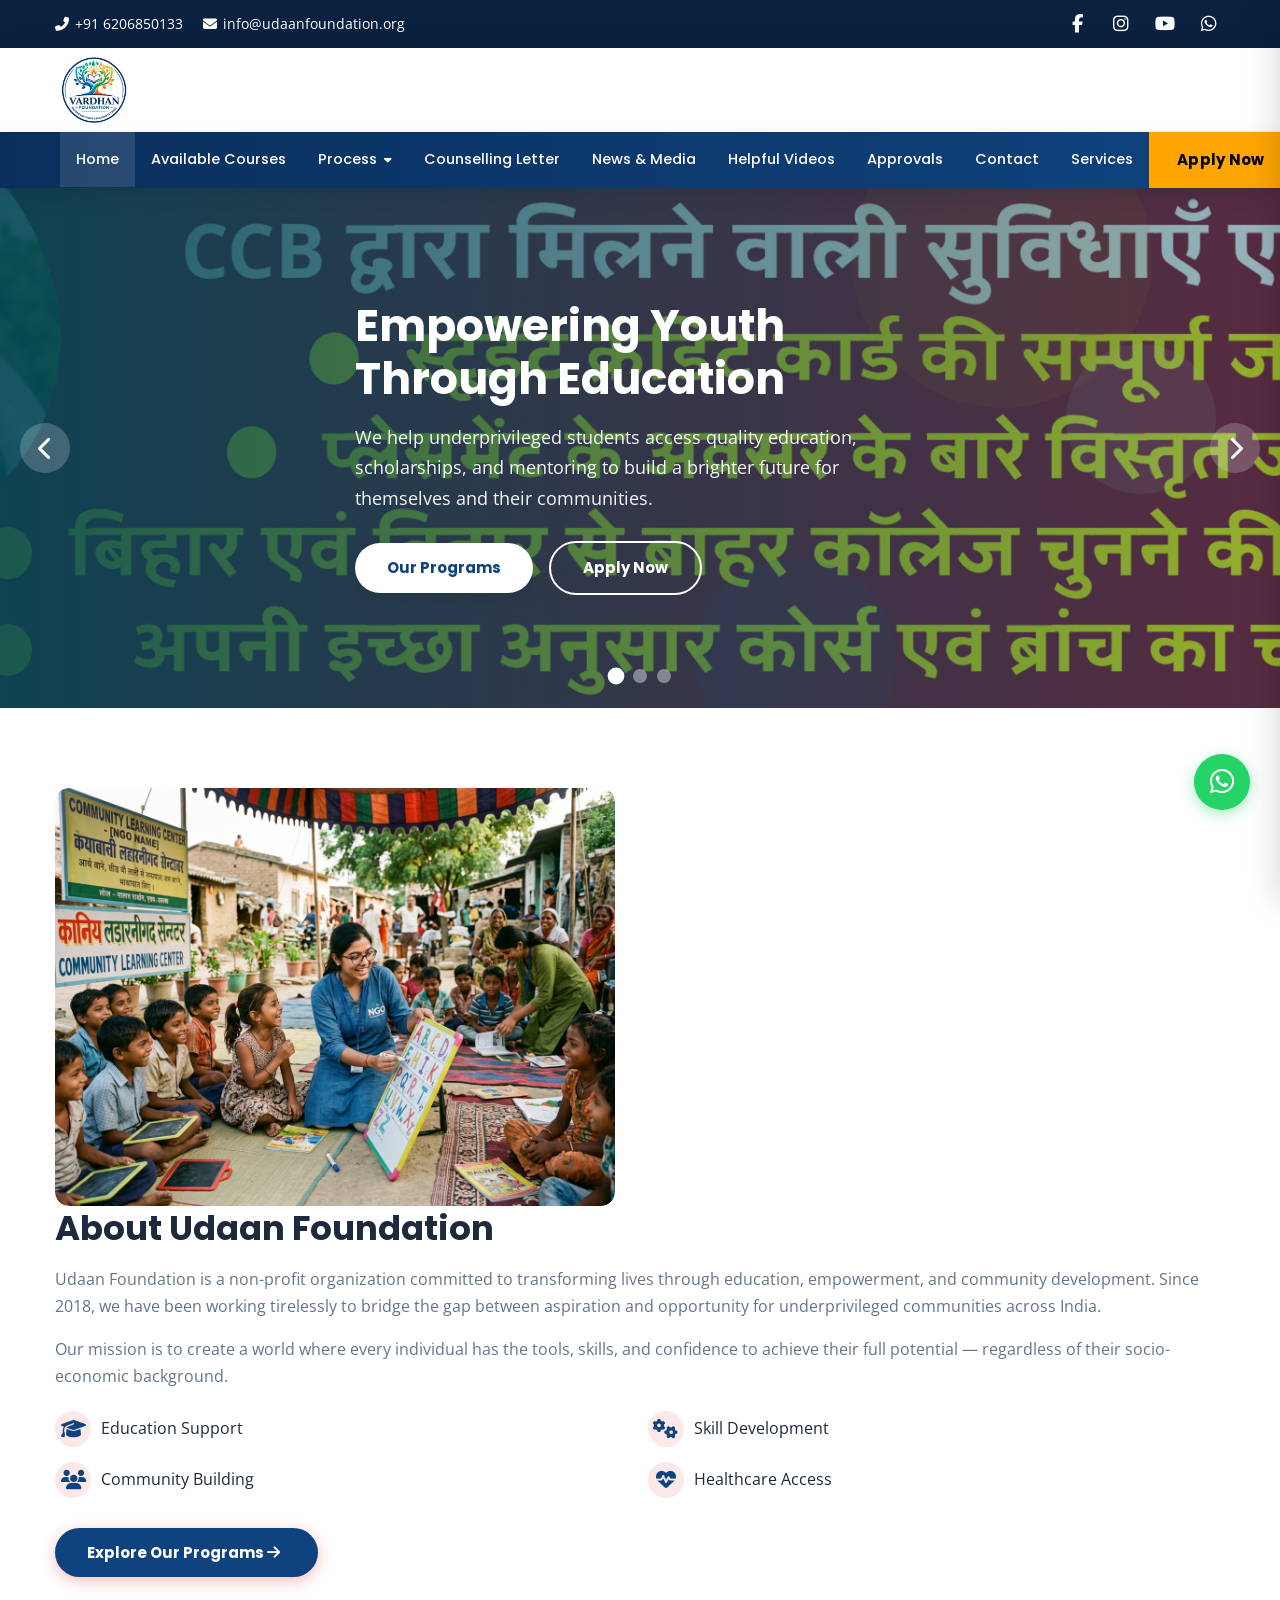
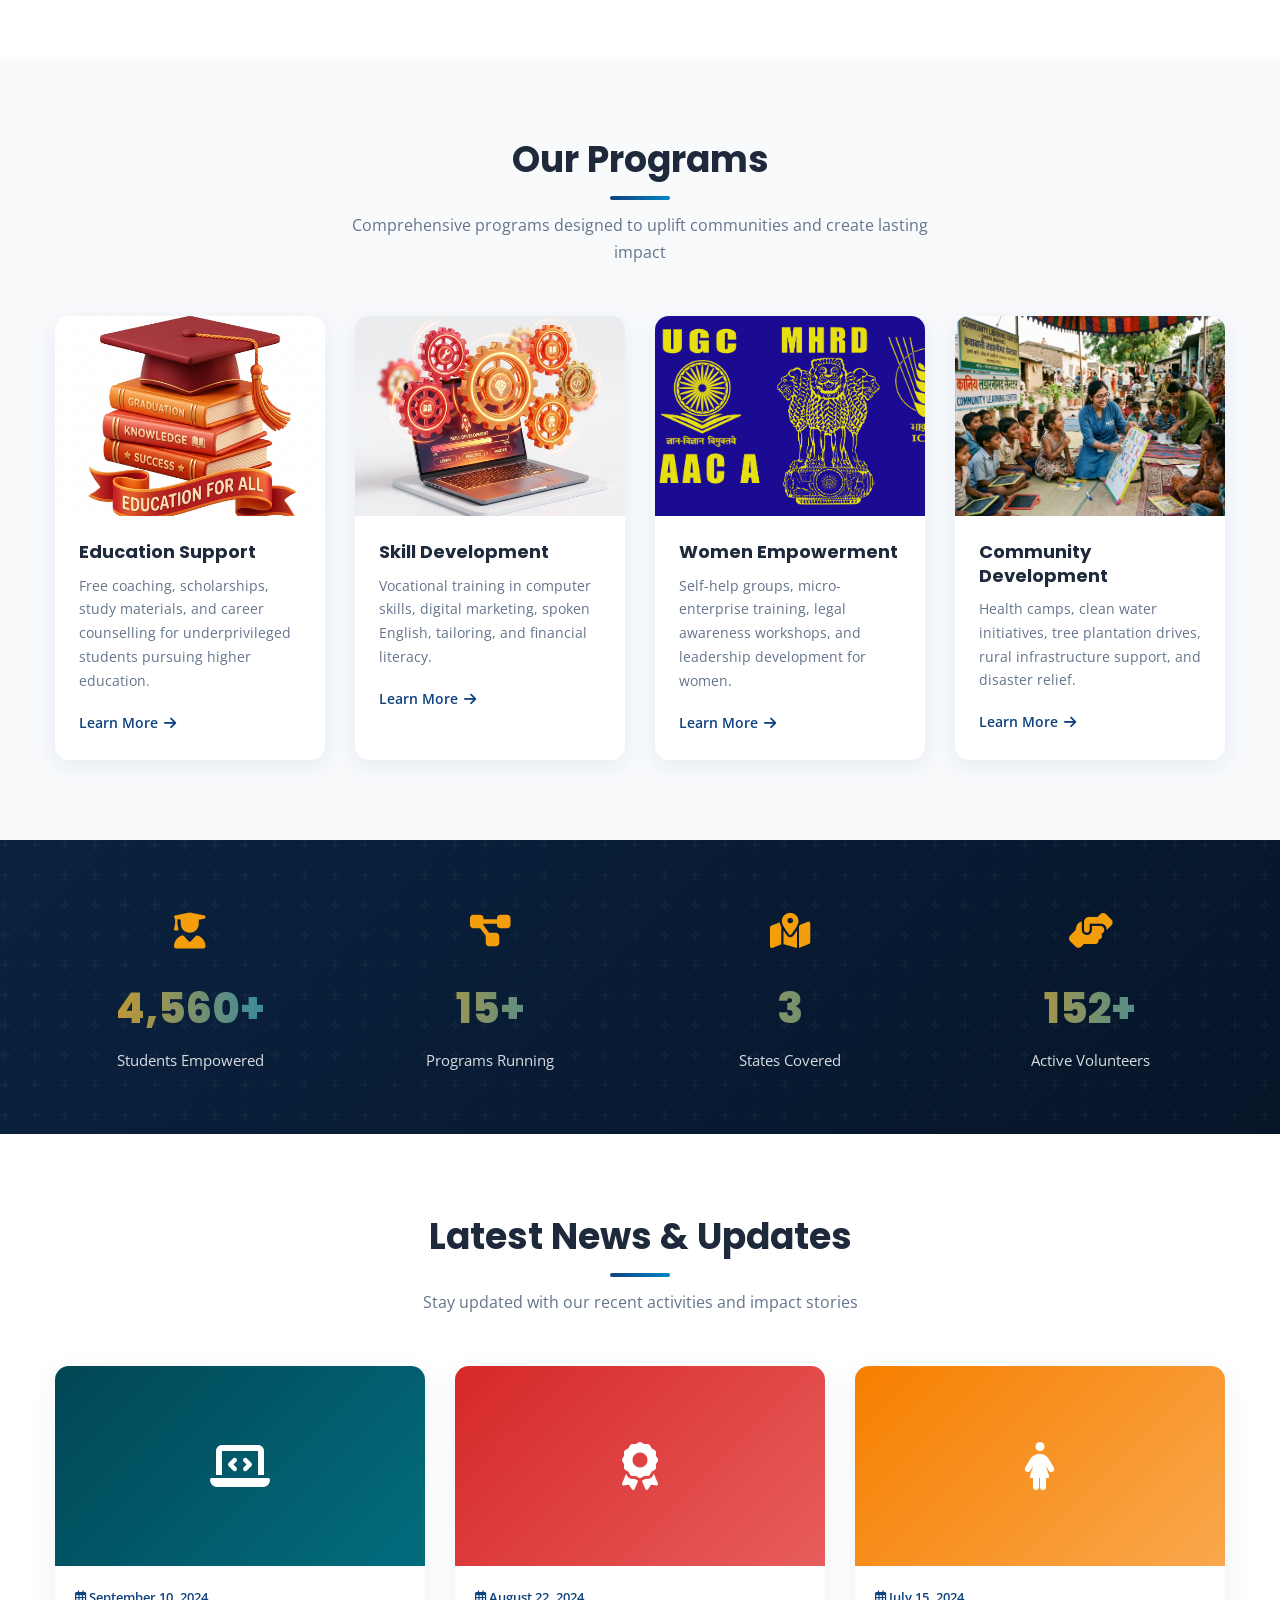
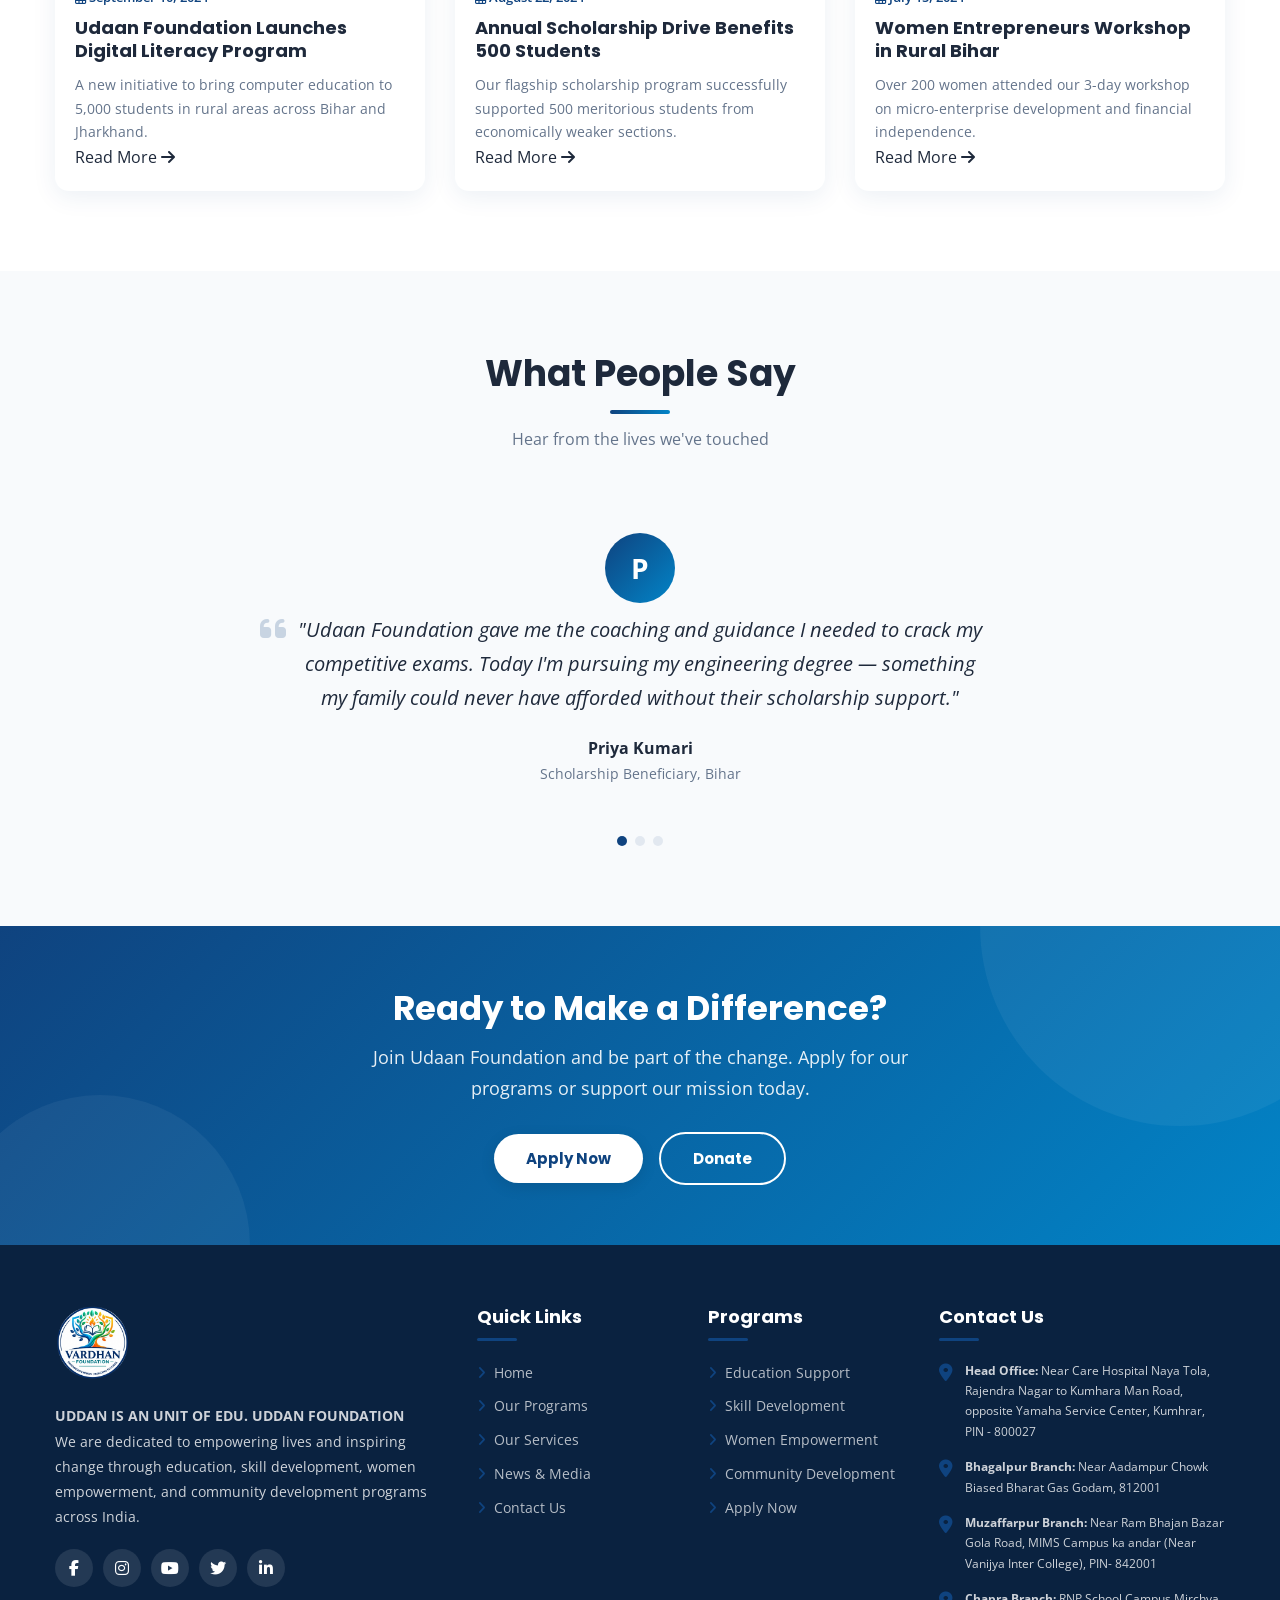
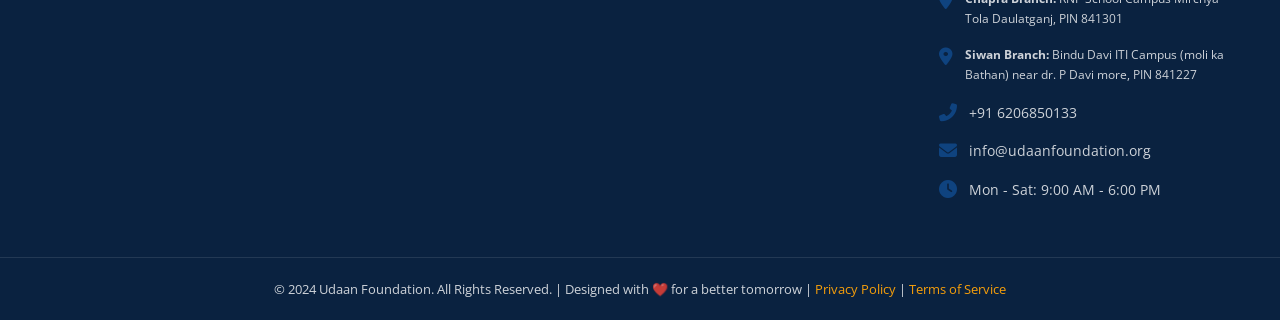
<file: public/frontend/index.html>
<!DOCTYPE html>
<html lang="en">
<head>
  <meta charset="UTF-8">
  <meta name="viewport" content="width=device-width, initial-scale=1.0">
  <title>Udaan Foundation — Empowering Lives, Inspiring Change</title>
  <meta name="description" content="Udaan Foundation empowers communities through education, skill development, women empowerment, and community development programs across India.">
  <meta property="og:title" content="Udaan Foundation — Empowering Lives, Inspiring Change">
  <meta property="og:description" content="Udaan Foundation empowers communities through education, skill development, women empowerment, and community development programs across India.">
  <meta property="og:type" content="website">
  <link rel="preconnect" href="https://fonts.googleapis.com">
  <link rel="preconnect" href="https://fonts.gstatic.com" crossorigin>
  <link href="https://fonts.googleapis.com/css2?family=Poppins:wght@400;600;700;800&family=Open+Sans:wght@400;600;700&display=swap" rel="stylesheet">
  <link rel="stylesheet" href="https://cdnjs.cloudflare.com/ajax/libs/font-awesome/6.5.1/css/all.min.css">
  <link rel="stylesheet" href="css/style.css">
</head>
<body>

<!-- Preloader -->
<div id="preloader"><div class="loader"></div></div>

<!-- Top Bar -->
<div class="top-bar">
  <div class="container">
    <div class="top-bar-left">
      <a href="tel:+916206850133"><i class="fas fa-phone-alt"></i> +91 6206850133</a>
      <a href="mailto:info@udaanfoundation.org"><i class="fas fa-envelope"></i> info@udaanfoundation.org</a>
    </div>
    <div class="top-bar-right">
      <a href="#" title="Facebook"><i class="fab fa-facebook-f"></i></a>
      <a href="#" title="Instagram"><i class="fab fa-instagram"></i></a>
      <a href="#" title="YouTube"><i class="fab fa-youtube"></i></a>
      <a href="https://api.whatsapp.com/send?phone=916206850133&text=Hello Udaan Foundation!" target="_blank" title="WhatsApp"><i class="fab fa-whatsapp"></i></a>
    </div>
  </div>
</div>

<!-- Header -->
<header class="header">
  <div class="header-top container">
    <a href="index.html" class="header-logo"><img src="logo.png" alt="Vardhan Foundation Logo"></a>
    <button class="mobile-toggle" aria-label="Menu"><i class="fas fa-bars"></i></button>
  </div>
  <div class="header-nav-bar">
    <div class="container">
      <nav class="main-nav">
        <ul>
          <li><a href="index.html">Home</a></li>
          <li><a href="available_courses.html">Available Courses</a></li>
          <li><a href="#">Process <i class="fas fa-caret-down" style="font-size:12px;margin-left:3px;"></i></a>
            <ul class="dropdown-menu-custom">
              <li><a href="process.html">How It Works</a></li>
              <li><a href="enrollment.html">Enrollment Process</a></li>
            </ul>
          </li>
          <li><a href="confirmation.html">Counselling Letter</a></li>
          <li><a href="news.html">News &amp; Media</a></li>
          <li><a href="videos.html">Helpful Videos</a></li>
          <li><a href="partners.html">Approvals</a></li>
          <li><a href="contact.html">Contact</a></li>
          <li><a href="services.html">Services</a></li>
        </ul>
      </nav>
      <div class="nav-apply-btn"><a href="apply.html">Apply Now</a></div>
    </div>
  </div>
</header>
<div class="mobile-nav-overlay"></div>
<div class="mobile-nav">
  <div class="mobile-nav-header"><img src="logo.png" alt="Vardhan Foundation"><button class="mobile-nav-close"><i class="fas fa-times"></i></button></div>
  <ul>
    <li><a href="index.html">Home</a></li>
    <li><a href="available_courses.html">Available Courses</a></li>
    <li class="has-sub"><a href="#">Process</a><ul class="sub-menu"><li><a href="process.html">How It Works</a></li><li><a href="enrollment.html">Enrollment Process</a></li></ul></li>
    <li><a href="confirmation.html">Counselling Letter</a></li>
    <li><a href="news.html">News &amp; Media</a></li>
    <li><a href="videos.html">Helpful Videos</a></li>
    <li><a href="partners.html">Approvals</a></li>
    <li><a href="contact.html">Contact</a></li>
    <li><a href="services.html">Services</a></li>
    <li><a href="apply.html" style="color:#FFA500;font-weight:700;">Apply Now</a></li>
  </ul>
</div>
<!-- Hero Slider -->
<section class="hero-section">
  <div class="hero-slider">
    <!-- Slide 1 -->
    <div class="hero-slide hero-slide-1 active">
      <div class="hero-shapes">
        <div class="shape shape-1"></div>
        <div class="shape shape-2"></div>
        <div class="shape shape-3"></div>
      </div>
      <div class="container">
        <div class="hero-content">
          <h1>Empowering Youth Through Education</h1>
          <p>We help underprivileged students access quality education, scholarships, and mentoring to build a brighter future for themselves and their communities.</p>
          <a href="programs.html" class="btn btn-white" style="margin-right:12px;">Our Programs</a>
          <a href="apply.html" class="btn btn-outline">Apply Now</a>
        </div>
      </div>
      
    </div>
    <!-- Slide 2 -->
    <div class="hero-slide hero-slide-2">
      <div class="hero-shapes">
        <div class="shape shape-1"></div>
        <div class="shape shape-2"></div>
        <div class="shape shape-3"></div>
      </div>
      <div class="container">
        <div class="hero-content">
          <h1>Building Skills for Tomorrow</h1>
          <p>Our skill development programs equip young minds with industry-ready capabilities — from computer literacy to entrepreneurship training.</p>
          <a href="programs.html" class="btn btn-white" style="margin-right:12px;">Learn More</a>
          <a href="apply.html" class="btn btn-outline">Get Involved</a>
        </div>
      </div>
      
    </div>
    <!-- Slide 3 -->
    <div class="hero-slide hero-slide-3">
      <div class="hero-shapes">
        <div class="shape shape-1"></div>
        <div class="shape shape-2"></div>
        <div class="shape shape-3"></div>
      </div>
      <div class="container">
        <div class="hero-content">
          <h1>Stronger Communities, Better India</h1>
          <p>From women empowerment to community health initiatives, we're creating lasting change across 12 states and counting.</p>
          <a href="programs.html" class="btn btn-white" style="margin-right:12px;">Explore Programs</a>
          <a href="contact.html" class="btn btn-outline">Donate Now</a>
        </div>
      </div>
      
    </div>
  </div>
  <button class="hero-arrow prev"><i class="fas fa-chevron-left"></i></button>
  <button class="hero-arrow next"><i class="fas fa-chevron-right"></i></button>
  <div class="hero-dots">
    <button class="dot active"></button>
    <button class="dot"></button>
    <button class="dot"></button>
  </div>
</section>

<!-- About Section -->
<section class="section">
  <div class="container">
    <div class="about-grid">
      <div class="about-image fade-in-left">
        <div class="about-image-box"><img src="images/about_mission.jpg" alt="About Udaan Foundation"></div>
        </div>
      </div>
      <div class="about-text fade-in-right">
        <h2>About Udaan Foundation</h2>
        <p>Udaan Foundation is a non-profit organization committed to transforming lives through education, empowerment, and community development. Since 2018, we have been working tirelessly to bridge the gap between aspiration and opportunity for underprivileged communities across India.</p>
        <p>Our mission is to create a world where every individual has the tools, skills, and confidence to achieve their full potential — regardless of their socio-economic background.</p>
        <div class="about-features">
          <div class="about-feature">
            <i class="fas fa-graduation-cap"></i>
            <span>Education Support</span>
          </div>
          <div class="about-feature">
            <i class="fas fa-cogs"></i>
            <span>Skill Development</span>
          </div>
          <div class="about-feature">
            <i class="fas fa-users"></i>
            <span>Community Building</span>
          </div>
          <div class="about-feature">
            <i class="fas fa-heart-pulse"></i>
            <span>Healthcare Access</span>
          </div>
        </div>
        <a href="programs.html" class="btn btn-primary mt-30">Explore Our Programs <i class="fas fa-arrow-right"></i></a>
      </div>
    </div>
  </div>
</section>

<!-- Programs Section -->
<section class="section section-light">
  <div class="container">
    <div class="section-title fade-in">
      <h2>Our Programs</h2>
      <p>Comprehensive programs designed to uplift communities and create lasting impact</p>
    </div>
    <div class="programs-grid">
      <!-- Education -->
      <div class="program-card fade-in">
        <div class="program-card-icon edu"></div>
        <div class="program-card-body">
          <h3>Education Support</h3>
          <p>Free coaching, scholarships, study materials, and career counselling for underprivileged students pursuing higher education.</p>
          <a href="programs.html" class="btn-link">Learn More <i class="fas fa-arrow-right"></i></a>
        </div>
      </div>
      <!-- Skill Development -->
      <div class="program-card fade-in">
        <div class="program-card-icon skill"></div>
        <div class="program-card-body">
          <h3>Skill Development</h3>
          <p>Vocational training in computer skills, digital marketing, spoken English, tailoring, and financial literacy.</p>
          <a href="programs.html" class="btn-link">Learn More <i class="fas fa-arrow-right"></i></a>
        </div>
      </div>
      <!-- Women Empowerment -->
      <div class="program-card fade-in">
        <div class="program-card-icon women"></div>
        <div class="program-card-body">
          <h3>Women Empowerment</h3>
          <p>Self-help groups, micro-enterprise training, legal awareness workshops, and leadership development for women.</p>
          <a href="programs.html" class="btn-link">Learn More <i class="fas fa-arrow-right"></i></a>
        </div>
      </div>
      <!-- Community -->
      <div class="program-card fade-in">
        <div class="program-card-icon community"></div>
        <div class="program-card-body">
          <h3>Community Development</h3>
          <p>Health camps, clean water initiatives, tree plantation drives, rural infrastructure support, and disaster relief.</p>
          <a href="programs.html" class="btn-link">Learn More <i class="fas fa-arrow-right"></i></a>
        </div>
      </div>
    </div>
  </div>
</section>

<!-- Stats Section -->
<section class="stats-section">
  <div class="container">
    <div class="stats-grid">
      <div class="stat-item fade-in">
        <div class="stat-icon"><i class="fas fa-user-graduate"></i></div>
        <div class="stat-number" data-count="15000" data-suffix="+">0</div>
        <div class="stat-label">Students Empowered</div>
      </div>
      <div class="stat-item fade-in">
        <div class="stat-icon"><i class="fas fa-project-diagram"></i></div>
        <div class="stat-number" data-count="50" data-suffix="+">0</div>
        <div class="stat-label">Programs Running</div>
      </div>
      <div class="stat-item fade-in">
        <div class="stat-icon"><i class="fas fa-map-marked-alt"></i></div>
        <div class="stat-number" data-count="12" data-suffix="">0</div>
        <div class="stat-label">States Covered</div>
      </div>
      <div class="stat-item fade-in">
        <div class="stat-icon"><i class="fas fa-hands-helping"></i></div>
        <div class="stat-number" data-count="500" data-suffix="+">0</div>
        <div class="stat-label">Active Volunteers</div>
      </div>
    </div>
  </div>
</section>

<!-- News Section -->
<section class="section">
  <div class="container">
    <div class="section-title fade-in">
      <h2>Latest News &amp; Updates</h2>
      <p>Stay updated with our recent activities and impact stories</p>
    </div>
    <div class="news-grid">
      <div class="news-card fade-in">
        <div class="news-card-img"><div class="img-1"><i class="fas fa-laptop-code"></i></div></div>
        <div class="news-card-body">
          <div class="news-card-date"><i class="far fa-calendar-alt"></i> September 10, 2024</div>
          <h3>Udaan Foundation Launches Digital Literacy Program</h3>
          <p>A new initiative to bring computer education to 5,000 students in rural areas across Bihar and Jharkhand.</p>
          <a href="news.html" class="btn-link">Read More <i class="fas fa-arrow-right"></i></a>
        </div>
      </div>
      <div class="news-card fade-in">
        <div class="news-card-img"><div class="img-2"><i class="fas fa-award"></i></div></div>
        <div class="news-card-body">
          <div class="news-card-date"><i class="far fa-calendar-alt"></i> August 22, 2024</div>
          <h3>Annual Scholarship Drive Benefits 500 Students</h3>
          <p>Our flagship scholarship program successfully supported 500 meritorious students from economically weaker sections.</p>
          <a href="news.html" class="btn-link">Read More <i class="fas fa-arrow-right"></i></a>
        </div>
      </div>
      <div class="news-card fade-in">
        <div class="news-card-img"><div class="img-3"><i class="fas fa-female"></i></div></div>
        <div class="news-card-body">
          <div class="news-card-date"><i class="far fa-calendar-alt"></i> July 15, 2024</div>
          <h3>Women Entrepreneurs Workshop in Rural Bihar</h3>
          <p>Over 200 women attended our 3-day workshop on micro-enterprise development and financial independence.</p>
          <a href="news.html" class="btn-link">Read More <i class="fas fa-arrow-right"></i></a>
        </div>
      </div>
    </div>
  </div>
</section>

<!-- Testimonials Section -->
<section class="section section-light">
  <div class="container">
    <div class="section-title fade-in">
      <h2>What People Say</h2>
      <p>Hear from the lives we've touched</p>
    </div>
    <div class="testimonial-slider">
      <div class="testimonial-slide active">
        <div class="testimonial-avatar">P</div>
        <div class="quote">"Udaan Foundation gave me the coaching and guidance I needed to crack my competitive exams. Today I'm pursuing my engineering degree — something my family could never have afforded without their scholarship support."</div>
        <div class="testimonial-name">Priya Kumari</div>
        <div class="testimonial-role">Scholarship Beneficiary, Bihar</div>
      </div>
      <div class="testimonial-slide">
        <div class="testimonial-avatar">R</div>
        <div class="quote">"The skill development program transformed my life. I learned computer skills and spoken English, and now I have a stable job in an IT company. I'm forever grateful to Udaan Foundation."</div>
        <div class="testimonial-name">Rahul Vishwakarma</div>
        <div class="testimonial-role">Skill Development Graduate, Jharkhand</div>
      </div>
      <div class="testimonial-slide">
        <div class="testimonial-avatar">S</div>
        <div class="quote">"Through the women empowerment program, I started my own tailoring business. Today I employ 5 other women from my village. Udaan Foundation believed in me when no one else did."</div>
        <div class="testimonial-name">Sunita Devi</div>
        <div class="testimonial-role">Women Empowerment Program, UP</div>
      </div>
    </div>
    <div class="testimonial-dots">
      <button class="dot active"></button>
      <button class="dot"></button>
      <button class="dot"></button>
    </div>
  </div>
</section>

<!-- CTA Section -->
<section class="cta-section">
  <div class="container" style="position:relative;z-index:1;">
    <h2>Ready to Make a Difference?</h2>
    <p>Join Udaan Foundation and be part of the change. Apply for our programs or support our mission today.</p>
    <a href="apply.html" class="btn btn-white" style="margin-right:12px;">Apply Now</a>
    <a href="contact.html" class="btn btn-outline">Donate</a>
  </div>
</section>

<!-- Footer -->
<footer class="footer">
  <div class="container">
    <div class="footer-grid">
      <div class="footer-brand">
        <img src="images/footer_logo.png" alt="Vardhan Foundation" style="max-height:80px; width:auto; margin-bottom:15px;">
        <p><strong>UDDAN IS AN UNIT OF EDU. UDDAN FOUNDATION</strong><br>We are dedicated to empowering lives and inspiring change through education, skill development, women empowerment, and community development programs across India.</p>
        <div class="footer-social">
          <a href="#"><i class="fab fa-facebook-f"></i></a>
          <a href="#"><i class="fab fa-instagram"></i></a>
          <a href="#"><i class="fab fa-youtube"></i></a>
          <a href="#"><i class="fab fa-twitter"></i></a>
          <a href="#"><i class="fab fa-linkedin-in"></i></a>
        </div>
      </div>
      <div>
        <h4>Quick Links</h4>
        <ul class="footer-links">
          <li><a href="index.html">Home</a></li>
          <li><a href="programs.html">Our Programs</a></li>
          <li><a href="services.html">Our Services</a></li>
          <li><a href="news.html">News &amp; Media</a></li>
          <li><a href="contact.html">Contact Us</a></li>
        </ul>
      </div>
      <div>
        <h4>Programs</h4>
        <ul class="footer-links">
          <li><a href="programs.html">Education Support</a></li>
          <li><a href="programs.html">Skill Development</a></li>
          <li><a href="programs.html">Women Empowerment</a></li>
          <li><a href="programs.html">Community Development</a></li>
          <li><a href="apply.html">Apply Now</a></li>
        </ul>
      </div>
      <div>
        <h4>Contact Us</h4>
        <ul class="footer-contact">
          <li><i class="fas fa-map-marker-alt"></i><span style="font-size:12px;"><strong>Head Office:</strong> Near Care Hospital Naya Tola, Rajendra Nagar to Kumhara Man Road, opposite Yamaha Service Center, Kumhrar, PIN - 800027</span></li>
          <li><i class="fas fa-map-marker-alt"></i><span style="font-size:12px;"><strong>Bhagalpur Branch:</strong> Near Aadampur Chowk Biased Bharat Gas Godam, 812001</span></li>
          <li><i class="fas fa-map-marker-alt"></i><span style="font-size:12px;"><strong>Muzaffarpur Branch:</strong> Near Ram Bhajan Bazar Gola Road, MIMS Campus ka andar (Near Vanijya Inter College), PIN- 842001</span></li>
          <li><i class="fas fa-map-marker-alt"></i><span style="font-size:12px;"><strong>Chapra Branch:</strong> RNP School Campus Mirchya Tola Daulatganj, PIN 841301</span></li>
          <li><i class="fas fa-map-marker-alt"></i><span style="font-size:12px;"><strong>Siwan Branch:</strong> Bindu Davi ITI Campus (moli ka Bathan) near dr. P Davi more, PIN 841227</span></li>
          <li><i class="fas fa-phone-alt"></i><span>+91 6206850133</span></li>
          <li><i class="fas fa-envelope"></i><span>info@udaanfoundation.org</span></li>
          <li><i class="fas fa-clock"></i><span>Mon - Sat: 9:00 AM - 6:00 PM</span></li>
        </ul>
      </div>
    </div>
  </div>
  <div class="footer-bottom">
    <div class="container">
      <p>&copy; 2024 Udaan Foundation. All Rights Reserved. | Designed with ❤️ for a better tomorrow |
        <a href="#">Privacy Policy</a> | <a href="#">Terms of Service</a>
      </p>
    </div>
  </div>
</footer>

<!-- WhatsApp Float -->
<a href="https://api.whatsapp.com/send?phone=916206850133&text=Hello Udaan Foundation!" target="_blank" class="whatsapp-float" title="Chat on WhatsApp">
  <i class="fab fa-whatsapp"></i>
</a>

<!-- Scroll to Top -->
<button class="scroll-top" aria-label="Scroll to top"><i class="fas fa-arrow-up"></i></button>

<script src="js/main.js"></script>
</body>
</html>
</file>
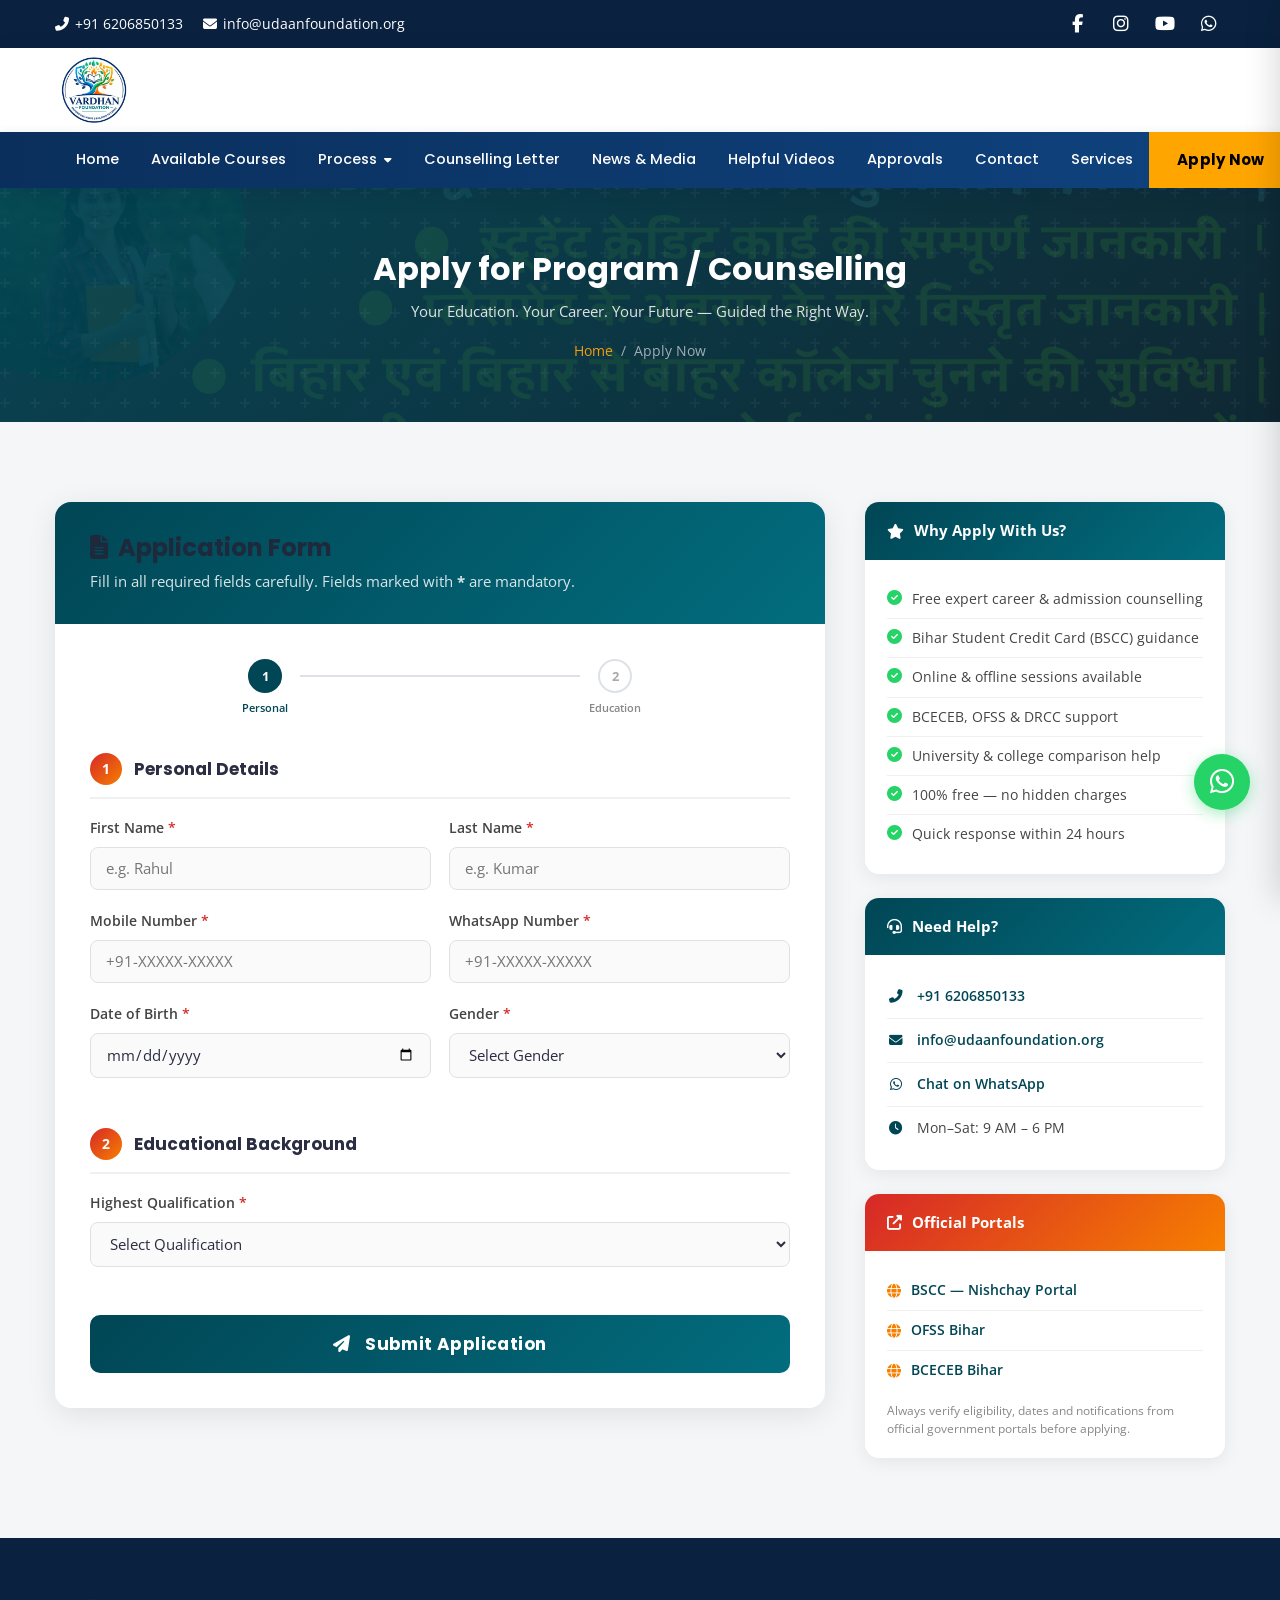
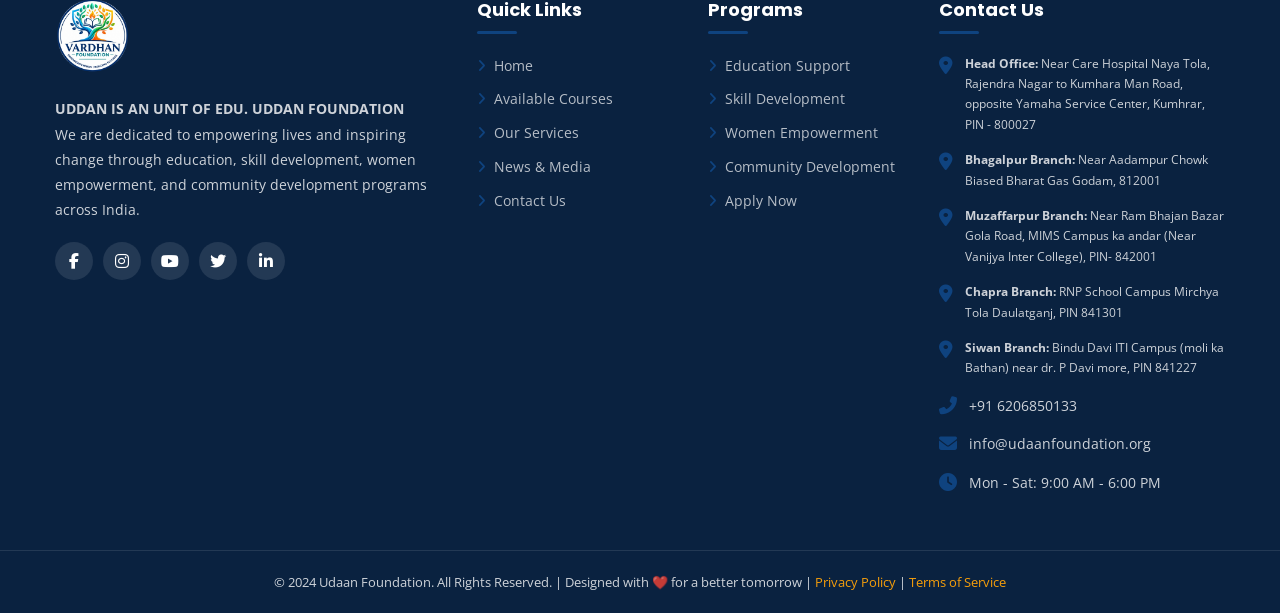
<file: public/frontend/apply.html>
<!DOCTYPE html>
<html lang="en">
<head>
  <meta charset="UTF-8">
  <meta name="viewport" content="width=device-width, initial-scale=1.0">
  <title>Apply Now — Udaan Foundation</title>
  <meta name="description" content="Apply for Udaan Foundation programs. Fill out the application form to get career counselling, admission guidance and BSCC support.">
  <link rel="preconnect" href="https://fonts.googleapis.com">
  <link rel="preconnect" href="https://fonts.gstatic.com" crossorigin>
  <link href="https://fonts.googleapis.com/css2?family=Poppins:wght@400;500;600;700;800&family=Open+Sans:wght@400;600;700&display=swap" rel="stylesheet">
  <link rel="stylesheet" href="https://cdnjs.cloudflare.com/ajax/libs/font-awesome/6.5.1/css/all.min.css">
  <link rel="stylesheet" href="css/style.css">
  <style>
    /* ===== APPLY PAGE SPECIFIC STYLES ===== */
    .apply-wrapper {
      display: grid;
      grid-template-columns: 1fr 360px;
      gap: 40px;
      align-items: start;
    }
    @media (max-width: 1024px) { .apply-wrapper { grid-template-columns: 1fr; } }

    /* ---- Form Card ---- */
    .apply-form-card {
      background: #fff;
      border-radius: 16px;
      box-shadow: 0 6px 30px rgba(0,0,0,0.09);
      overflow: hidden;
    }
    .form-card-header {
      background: linear-gradient(135deg, #014655, #026d7e);
      padding: 30px 35px;
      color: #fff;
    }
    .form-card-header h2 { font-size: 24px; margin: 0 0 6px; }
    .form-card-header p  { margin: 0; opacity: 0.85; font-size: 14.5px; }
    .form-card-body { padding: 35px; }

    /* ---- Steps Bar ---- */
    .steps-bar {
      display: flex;
      align-items: center;
      margin-bottom: 35px;
      gap: 0;
    }
    .step-dot {
      display: flex;
      flex-direction: column;
      align-items: center;
      gap: 6px;
      flex: 1;
      position: relative;
    }
    .step-dot:not(:last-child)::after {
      content: '';
      position: absolute;
      top: 16px;
      left: 60%;
      width: 80%;
      height: 2px;
      background: #dee2e6;
      z-index: 0;
    }
    .step-dot.done:not(:last-child)::after { background: #014655; }
    .step-circle {
      width: 34px; height: 34px;
      border-radius: 50%;
      border: 2px solid #dee2e6;
      background: #fff;
      color: #aaa;
      display: flex; align-items: center; justify-content: center;
      font-size: 13px; font-weight: 700;
      z-index: 1;
      transition: all 0.3s;
    }
    .step-dot.active .step-circle {
      background: #014655; border-color: #014655; color: #fff;
    }
    .step-dot.done .step-circle {
      background: #25D366; border-color: #25D366; color: #fff;
    }
    .step-label { font-size: 11px; font-weight: 600; color: #888; text-align: center; }
    .step-dot.active .step-label { color: #014655; }
    .step-dot.done .step-label { color: #25D366; }

    /* ---- Section Heading ---- */
    .form-section-title {
      display: flex;
      align-items: center;
      gap: 12px;
      margin: 30px 0 18px;
      padding-bottom: 12px;
      border-bottom: 2px solid #f0f0f0;
    }
    .form-section-title:first-child { margin-top: 0; }
    .form-section-title .num {
      width: 32px; height: 32px;
      background: linear-gradient(135deg, #D62828, #F77F00);
      border-radius: 50%;
      color: #fff;
      font-size: 14px; font-weight: 700;
      display: flex; align-items: center; justify-content: center;
      flex-shrink: 0;
    }
    .form-section-title h3 { font-size: 17px; margin: 0; color: #2B2D42; }

    /* ---- Input Styles ---- */
    .form-group {
      margin-bottom: 20px;
    }
    .form-group label {
      display: block;
      font-size: 13.5px;
      font-weight: 600;
      color: #444;
      margin-bottom: 7px;
    }
    .form-group label span.req { color: #D62828; }
    .form-group input,
    .form-group select,
    .form-group textarea {
      width: 100%;
      padding: 11px 15px;
      border: 1.5px solid #dee2e6;
      border-radius: 8px;
      font-size: 14.5px;
      font-family: 'Open Sans', sans-serif;
      color: #2B2D42;
      background: #fafafa;
      transition: all 0.25s;
      outline: none;
      box-sizing: border-box;
    }
    .form-group input:focus,
    .form-group select:focus,
    .form-group textarea:focus {
      border-color: #014655;
      background: #fff;
      box-shadow: 0 0 0 3px rgba(1,70,85,0.08);
    }
    .form-group input.error,
    .form-group select.error,
    .form-group textarea.error {
      border-color: #D62828;
      background: #fff8f8;
    }
    .form-group .error-msg {
      display: none;
      color: #D62828;
      font-size: 12.5px;
      margin-top: 5px;
    }
    .form-group .error-msg.show { display: block; }
    .form-grid-2 {
      display: grid;
      grid-template-columns: 1fr 1fr;
      gap: 18px;
    }
    @media (max-width: 600px) { .form-grid-2 { grid-template-columns: 1fr; } }

    /* ---- Upload Box ---- */
    .upload-box {
      border: 2px dashed #dee2e6;
      border-radius: 10px;
      padding: 20px;
      text-align: center;
      cursor: pointer;
      transition: all 0.25s;
      background: #fafafa;
      position: relative;
    }
    .upload-box:hover { border-color: #014655; background: #f0f6f7; }
    .upload-box input[type="file"] {
      position: absolute; inset: 0;
      opacity: 0; cursor: pointer;
      width: 100%; height: 100%;
    }
    .upload-box i { font-size: 28px; color: #014655; margin-bottom: 8px; display: block; }
    .upload-box p { margin: 0; font-size: 13px; color: #666; }
    .upload-box p strong { color: #014655; }

    /* ---- Checkbox ---- */
    .terms-group {
      display: flex;
      gap: 12px;
      align-items: flex-start;
      margin-top: 24px;
      padding: 18px;
      background: #f8f9fa;
      border-radius: 10px;
      border: 1.5px solid #e9ecef;
    }
    .terms-group input[type="checkbox"] {
      width: 18px; height: 18px;
      margin-top: 2px;
      flex-shrink: 0;
      accent-color: #014655;
      cursor: pointer;
    }
    .terms-group label { font-size: 13.5px; color: #444; line-height: 1.6; cursor: pointer; }
    .terms-group label a { color: #D62828; text-decoration: underline; }

    /* ---- Submit Btn ---- */
    .submit-btn {
      width: 100%;
      margin-top: 28px;
      padding: 16px;
      background: linear-gradient(135deg, #014655, #026d7e);
      color: #fff;
      border: none;
      border-radius: 10px;
      font-size: 17px;
      font-weight: 700;
      font-family: 'Poppins', sans-serif;
      cursor: pointer;
      transition: all 0.3s;
      letter-spacing: 0.4px;
    }
    .submit-btn:hover {
      background: linear-gradient(135deg, #D62828, #F77F00);
      transform: translateY(-2px);
      box-shadow: 0 6px 20px rgba(214,40,40,0.3);
    }
    .submit-btn i { margin-right: 10px; }

    /* ---- Sidebar ---- */
    .apply-sidebar { display: flex; flex-direction: column; gap: 24px; }

    .sidebar-card {
      background: #fff;
      border-radius: 14px;
      box-shadow: 0 4px 18px rgba(0,0,0,0.07);
      overflow: hidden;
    }
    .sidebar-card-header {
      padding: 16px 22px;
      font-weight: 700;
      font-size: 15px;
      display: flex; align-items: center; gap: 10px;
      color: #fff;
    }
    .sidebar-card-body { padding: 20px 22px; }

    .sidebar-card-header.teal { background: linear-gradient(135deg, #014655, #026d7e); }
    .sidebar-card-header.red  { background: linear-gradient(135deg, #D62828, #F77F00); }

    .why-list li {
      display: flex; align-items: flex-start; gap: 10px;
      padding: 9px 0; border-bottom: 1px solid #f0f0f0;
      font-size: 13.5px; color: #444; line-height: 1.5;
      list-style: none;
    }
    .why-list li:last-child { border-bottom: none; }
    .why-list li i { color: #25D366; font-size: 15px; margin-top: 1px; flex-shrink: 0; }

    .contact-quick li {
      display: flex; align-items: center; gap: 12px;
      padding: 10px 0; border-bottom: 1px solid #f0f0f0;
      font-size: 13.5px; color: #444;
      list-style: none;
    }
    .contact-quick li:last-child { border-bottom: none; }
    .contact-quick li i { color: #014655; width: 18px; text-align: center; }
    .contact-quick li a { color: #014655; font-weight: 600; }

    .docs-list li {
      display: flex; align-items: center; gap: 10px;
      padding: 8px 0; font-size: 13.5px; color: #444;
      border-bottom: 1px solid #f0f0f0;
      list-style: none;
    }
    .docs-list li:last-child { border-bottom: none; }
    .docs-list li i { color: #F77F00; font-size: 14px; }
  </style>
</head>
<body>

<div id="preloader"><div class="loader"></div></div>

<!-- Top Bar -->
<div class="top-bar">
  <div class="container">
    <div class="top-bar-left">
      <a href="tel:+916206850133"><i class="fas fa-phone-alt"></i> +91 6206850133</a>
      <a href="mailto:info@udaanfoundation.org"><i class="fas fa-envelope"></i> info@udaanfoundation.org</a>
    </div>
    <div class="top-bar-right">
      <a href="#" title="Facebook"><i class="fab fa-facebook-f"></i></a>
      <a href="#" title="Instagram"><i class="fab fa-instagram"></i></a>
      <a href="#" title="YouTube"><i class="fab fa-youtube"></i></a>
      <a href="https://api.whatsapp.com/send?phone=916206850133&text=Hello Udaan Foundation!" target="_blank" title="WhatsApp"><i class="fab fa-whatsapp"></i></a>
    </div>
  </div>
</div>

<!-- Header -->
<header class="header">
  <div class="header-top container">
    <a href="index.html" class="header-logo"><img src="logo.png" alt="Vardhan Foundation Logo"></a>
    <button class="mobile-toggle" aria-label="Menu"><i class="fas fa-bars"></i></button>
  </div>
  <div class="header-nav-bar">
    <div class="container">
      <nav class="main-nav">
        <ul>
          <li><a href="index.html">Home</a></li>
          <li><a href="available_courses.html">Available Courses</a></li>
          <li><a href="#">Process <i class="fas fa-caret-down" style="font-size:12px;margin-left:3px;"></i></a>
            <ul class="dropdown-menu-custom">
              <li><a href="process.html">How It Works</a></li>
              <li><a href="enrollment.html">Enrollment Process</a></li>
            </ul>
          </li>
          <li><a href="confirmation.html">Counselling Letter</a></li>
          <li><a href="news.html">News &amp; Media</a></li>
          <li><a href="videos.html">Helpful Videos</a></li>
          <li><a href="partners.html">Approvals</a></li>
          <li><a href="contact.html">Contact</a></li>
          <li><a href="services.html">Services</a></li>
        </ul>
      </nav>
      <div class="nav-apply-btn"><a href="apply.html">Apply Now</a></div>
    </div>
  </div>
</header>
<div class="mobile-nav-overlay"></div>
<div class="mobile-nav">
  <div class="mobile-nav-header"><img src="logo.png" alt="Vardhan Foundation"><button class="mobile-nav-close"><i class="fas fa-times"></i></button></div>
  <ul>
    <li><a href="index.html">Home</a></li>
    <li><a href="available_courses.html">Available Courses</a></li>
    <li class="has-sub"><a href="#">Process</a><ul class="sub-menu"><li><a href="process.html">How It Works</a></li><li><a href="enrollment.html">Enrollment Process</a></li></ul></li>
    <li><a href="confirmation.html">Counselling Letter</a></li>
    <li><a href="news.html">News &amp; Media</a></li>
    <li><a href="videos.html">Helpful Videos</a></li>
    <li><a href="partners.html">Approvals</a></li>
    <li><a href="contact.html">Contact</a></li>
    <li><a href="services.html">Services</a></li>
    <li><a href="apply.html" style="color:#FFA500;font-weight:700;">Apply Now</a></li>
  </ul>
</div>

<!-- Page Banner -->
<section class="page-banner" style="background: linear-gradient(135deg, rgba(1,70,85,0.95), rgba(1,42,51,0.9)), url('images/hero1.png') center/cover no-repeat; padding: 60px 0;">
  <h1 style="font-size:32px;">Apply for Program / Counselling</h1>
  <p style="color:rgba(255,255,255,0.85);margin-top:10px;font-size:15px;">Your Education. Your Career. Your Future — Guided the Right Way.</p>
  <div class="breadcrumb" style="margin-top:14px;"><a href="index.html">Home</a> <span>/</span> <span>Apply Now</span></div>
</section>

<!-- Apply Section -->
<section class="section" style="background: #f4f6f8;">
  <div class="container">
    <div class="apply-wrapper">

      <!-- LEFT: Application Form -->
      <div class="apply-form-card fade-in">
        <div class="form-card-header">
          <h2><i class="fas fa-file-alt" style="margin-right:10px;"></i>Application Form</h2>
          <p>Fill in all required fields carefully. Fields marked with <strong>*</strong> are mandatory.</p>
        </div>
                <div class="form-card-body">

          <!-- Steps Bar -->
          <div class="steps-bar">
            <div class="step-dot active">
              <div class="step-circle">1</div>
              <span class="step-label">Personal</span>
            </div>
            <div class="step-dot">
              <div class="step-circle">2</div>
              <span class="step-label">Education</span>
            </div>
          </div>

          <form id="applyForm" novalidate>

            <!-- SECTION 1: Personal Details -->
            <div class="form-section-title">
              <div class="num">1</div>
              <h3>Personal Details</h3>
            </div>

            <div class="form-grid-2">
              <div class="form-group">
                <label>First Name <span class="req">*</span></label>
                <input type="text" name="firstName" placeholder="e.g. Rahul" required>
                <div class="error-msg">Please enter your first name.</div>
              </div>
              <div class="form-group">
                <label>Last Name <span class="req">*</span></label>
                <input type="text" name="lastName" placeholder="e.g. Kumar" required>
                <div class="error-msg">Please enter your last name.</div>
              </div>
            </div>

            <div class="form-grid-2">
              <div class="form-group">
                <label>Mobile Number <span class="req">*</span></label>
                <input type="tel" name="phone" placeholder="+91-XXXXX-XXXXX" required maxlength="13">
                <div class="error-msg">Please enter a valid 10-digit number.</div>
              </div>
              <div class="form-group">
                <label>WhatsApp Number <span class="req">*</span></label>
                <input type="tel" name="whatsapp" placeholder="+91-XXXXX-XXXXX" required maxlength="13">
                <div class="error-msg">Please enter a valid 10-digit number.</div>
              </div>
            </div>

            <div class="form-grid-2">
              <div class="form-group">
                <label>Date of Birth <span class="req">*</span></label>
                <input type="date" name="dob" required>
                <div class="error-msg">Please enter your date of birth.</div>
              </div>
              <div class="form-group">
                <label>Gender <span class="req">*</span></label>
                <select name="gender" required>
                  <option value="">Select Gender</option>
                  <option value="male">Male</option>
                  <option value="female">Female</option>
                  <option value="other">Other / Prefer not to say</option>
                </select>
                <div class="error-msg">Please select your gender.</div>
              </div>
            </div>

            <!-- SECTION 2: Educational Background -->
            <div class="form-section-title">
              <div class="num">2</div>
              <h3>Educational Background</h3>
            </div>

            <div class="form-group">
              <label>Highest Qualification <span class="req">*</span></label>
              <select name="qualification" required>
                <option value="">Select Qualification</option>
                <option value="10th">10th</option>
                <option value="12th">12th</option>
                <option value="Last Qualification">Last Qualification</option>
              </select>
              <div class="error-msg">Please select your qualification.</div>
            </div>

            <button type="submit" class="submit-btn">
              <i class="fas fa-paper-plane"></i> Submit Application
            </button>

          </form>
        </div>
      </div>

      <!-- RIGHT: Sidebar -->
      <div class="apply-sidebar">

        <!-- Why Apply -->
        <div class="sidebar-card fade-in">
          <div class="sidebar-card-header teal">
            <i class="fas fa-star"></i> Why Apply With Us?
          </div>
          <div class="sidebar-card-body">
            <ul class="why-list" style="padding:0;margin:0;">
              <li><i class="fas fa-check-circle"></i> Free expert career & admission counselling</li>
              <li><i class="fas fa-check-circle"></i> Bihar Student Credit Card (BSCC) guidance</li>
              <li><i class="fas fa-check-circle"></i> Online & offline sessions available</li>
              <li><i class="fas fa-check-circle"></i> BCECEB, OFSS & DRCC support</li>
              <li><i class="fas fa-check-circle"></i> University & college comparison help</li>
              <li><i class="fas fa-check-circle"></i> 100% free — no hidden charges</li>
              <li><i class="fas fa-check-circle"></i> Quick response within 24 hours</li>
            </ul>
          </div>
        </div>

        <!-- Contact Quick -->
        <div class="sidebar-card fade-in">
          <div class="sidebar-card-header teal">
            <i class="fas fa-headset"></i> Need Help?
          </div>
          <div class="sidebar-card-body">
            <ul class="contact-quick" style="padding:0;margin:0;">
              <li><i class="fas fa-phone-alt"></i> <a href="tel:+916206850133">+91 6206850133</a></li>
              <li><i class="fas fa-envelope"></i> <a href="mailto:info@udaanfoundation.org">info@udaanfoundation.org</a></li>
              <li><i class="fab fa-whatsapp"></i> <a href="https://api.whatsapp.com/send?phone=916206850133" target="_blank">Chat on WhatsApp</a></li>
              <li><i class="fas fa-clock"></i> Mon–Sat: 9 AM – 6 PM</li>
            </ul>
          </div>
        </div>

        <!-- Official Links -->
        <div class="sidebar-card fade-in">
          <div class="sidebar-card-header red">
            <i class="fas fa-external-link-alt"></i> Official Portals
          </div>
          <div class="sidebar-card-body">
            <ul class="docs-list" style="padding:0;margin:0;">
              <li><i class="fas fa-globe"></i> <a href="https://www.7nishchay-yuvaupmission.bihar.gov.in" target="_blank" style="color:#014655;font-weight:600;">BSCC — Nishchay Portal</a></li>
              <li><i class="fas fa-globe"></i> <a href="https://www.ofssbihar.net" target="_blank" style="color:#014655;font-weight:600;">OFSS Bihar</a></li>
              <li><i class="fas fa-globe"></i> <a href="https://bceceboard.bihar.gov.in" target="_blank" style="color:#014655;font-weight:600;">BCECEB Bihar</a></li>
            </ul>
            <p style="font-size:12px;color:#888;margin-top:12px;line-height:1.5;">Always verify eligibility, dates and notifications from official government portals before applying.</p>
          </div>
        </div>

      </div>
    </div>
  </div>
</section>

<!-- Footer -->
<footer class="footer">
  <div class="container">
    <div class="footer-grid">
      <div class="footer-brand">
        <img src="images/footer_logo.png" alt="Vardhan Foundation" style="max-height:80px; width:auto; margin-bottom:15px;">
        <p><strong>UDDAN IS AN UNIT OF EDU. UDDAN FOUNDATION</strong><br>We are dedicated to empowering lives and inspiring change through education, skill development, women empowerment, and community development programs across India.</p>
        <div class="footer-social">
          <a href="#"><i class="fab fa-facebook-f"></i></a>
          <a href="#"><i class="fab fa-instagram"></i></a>
          <a href="#"><i class="fab fa-youtube"></i></a>
          <a href="#"><i class="fab fa-twitter"></i></a>
          <a href="#"><i class="fab fa-linkedin-in"></i></a>
        </div>
      </div>
      <div>
        <h4>Quick Links</h4>
        <ul class="footer-links">
          <li><a href="index.html">Home</a></li>
          <li><a href="available_courses.html">Available Courses</a></li>
          <li><a href="services.html">Our Services</a></li>
          <li><a href="news.html">News &amp; Media</a></li>
          <li><a href="contact.html">Contact Us</a></li>
        </ul>
      </div>
      <div>
        <h4>Programs</h4>
        <ul class="footer-links">
          <li><a href="programs.html">Education Support</a></li>
          <li><a href="programs.html">Skill Development</a></li>
          <li><a href="programs.html">Women Empowerment</a></li>
          <li><a href="programs.html">Community Development</a></li>
          <li><a href="apply.html">Apply Now</a></li>
        </ul>
      </div>
      <div>
        <h4>Contact Us</h4>
        <ul class="footer-contact">
          <li><i class="fas fa-map-marker-alt"></i><span style="font-size:12px;"><strong>Head Office:</strong> Near Care Hospital Naya Tola, Rajendra Nagar to Kumhara Man Road, opposite Yamaha Service Center, Kumhrar, PIN - 800027</span></li>
          <li><i class="fas fa-map-marker-alt"></i><span style="font-size:12px;"><strong>Bhagalpur Branch:</strong> Near Aadampur Chowk Biased Bharat Gas Godam, 812001</span></li>
          <li><i class="fas fa-map-marker-alt"></i><span style="font-size:12px;"><strong>Muzaffarpur Branch:</strong> Near Ram Bhajan Bazar Gola Road, MIMS Campus ka andar (Near Vanijya Inter College), PIN- 842001</span></li>
          <li><i class="fas fa-map-marker-alt"></i><span style="font-size:12px;"><strong>Chapra Branch:</strong> RNP School Campus Mirchya Tola Daulatganj, PIN 841301</span></li>
          <li><i class="fas fa-map-marker-alt"></i><span style="font-size:12px;"><strong>Siwan Branch:</strong> Bindu Davi ITI Campus (moli ka Bathan) near dr. P Davi more, PIN 841227</span></li>
          <li><i class="fas fa-phone-alt"></i><span>+91 6206850133</span></li>
          <li><i class="fas fa-envelope"></i><span>info@udaanfoundation.org</span></li>
          <li><i class="fas fa-clock"></i><span>Mon - Sat: 9:00 AM - 6:00 PM</span></li>
        </ul>
      </div>
    </div>
  </div>
  <div class="footer-bottom">
    <div class="container">
      <p>&copy; 2024 Udaan Foundation. All Rights Reserved. | Designed with ❤️ for a better tomorrow |
        <a href="#">Privacy Policy</a> | <a href="#">Terms of Service</a>
      </p>
    </div>
  </div>
</footer>

<a href="https://api.whatsapp.com/send?phone=916206850133&text=Hello Udaan Foundation!" target="_blank" class="whatsapp-float" title="Chat on WhatsApp"><i class="fab fa-whatsapp"></i></a>
<button class="scroll-top" aria-label="Scroll to top"><i class="fas fa-arrow-up"></i></button>

<script src="js/main.js"></script>
<script>
  // Form validation
  document.getElementById('applyForm').addEventListener('submit', function(e) {
    e.preventDefault();
    let valid = true;
    const required = this.querySelectorAll('[required]');
    required.forEach(function(el) {
      const err = el.closest('.form-group')?.querySelector('.error-msg');
      if (!el.value || (el.type === 'checkbox' && !el.checked)) {
        el.classList.add('error');
        if (err) err.classList.add('show');
        valid = false;
      } else {
        el.classList.remove('error');
        if (err) err.classList.remove('show');
      }
    });
    if (valid) {
      // Show success toast
      const toast = document.createElement('div');
      toast.style.cssText = 'position:fixed;bottom:30px;right:30px;background:#25D366;color:#fff;padding:16px 24px;border-radius:10px;font-weight:600;font-size:15px;z-index:9999;box-shadow:0 4px 20px rgba(0,0,0,0.2);';
      toast.innerHTML = '<i class="fas fa-check-circle" style="margin-right:8px;"></i> Application submitted successfully!';
      document.body.appendChild(toast);
      setTimeout(() => toast.remove(), 4000);
      this.reset();
    }
  });

  // Live validation clear on input
  document.querySelectorAll('#applyForm input, #applyForm select, #applyForm textarea').forEach(function(el) {
    el.addEventListener('input', function() {
      this.classList.remove('error');
      const err = this.closest('.form-group')?.querySelector('.error-msg');
      if (err) err.classList.remove('show');
    });
  });
</script>

</body>
</html>
</file>
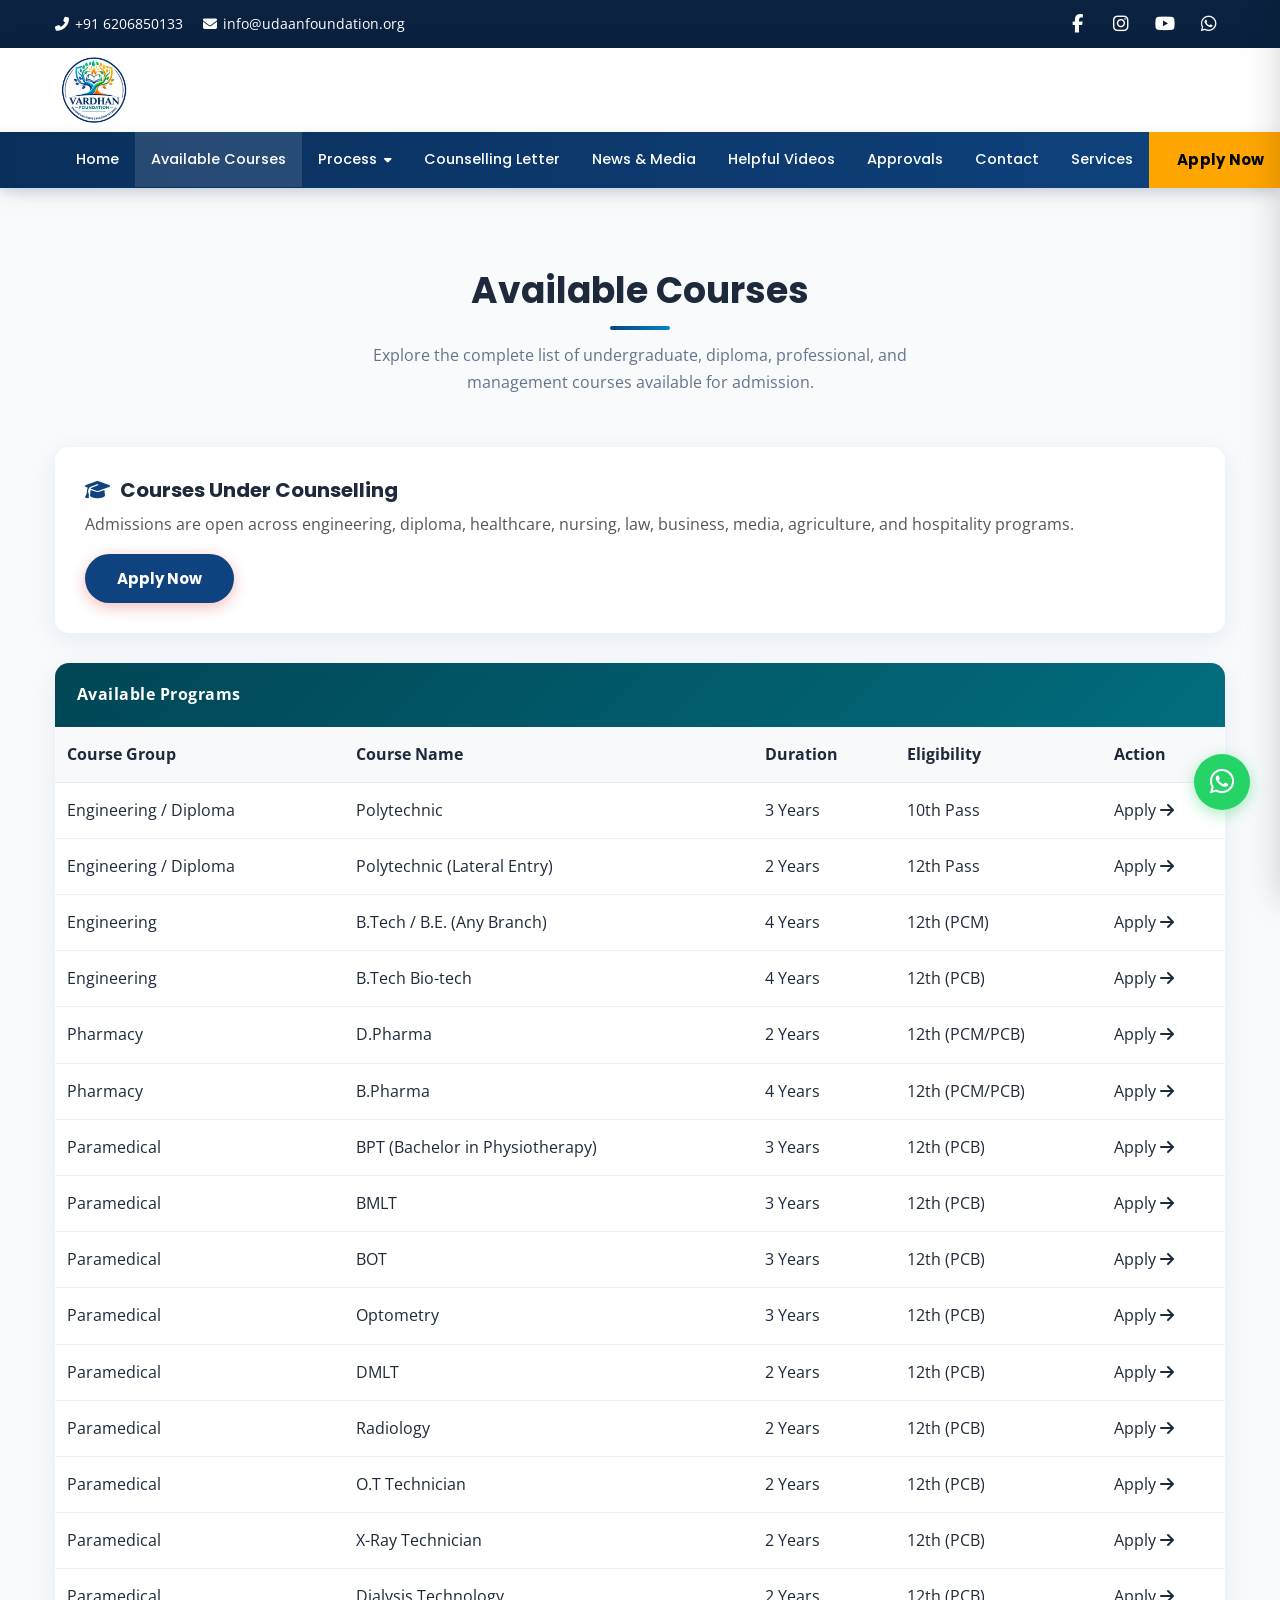
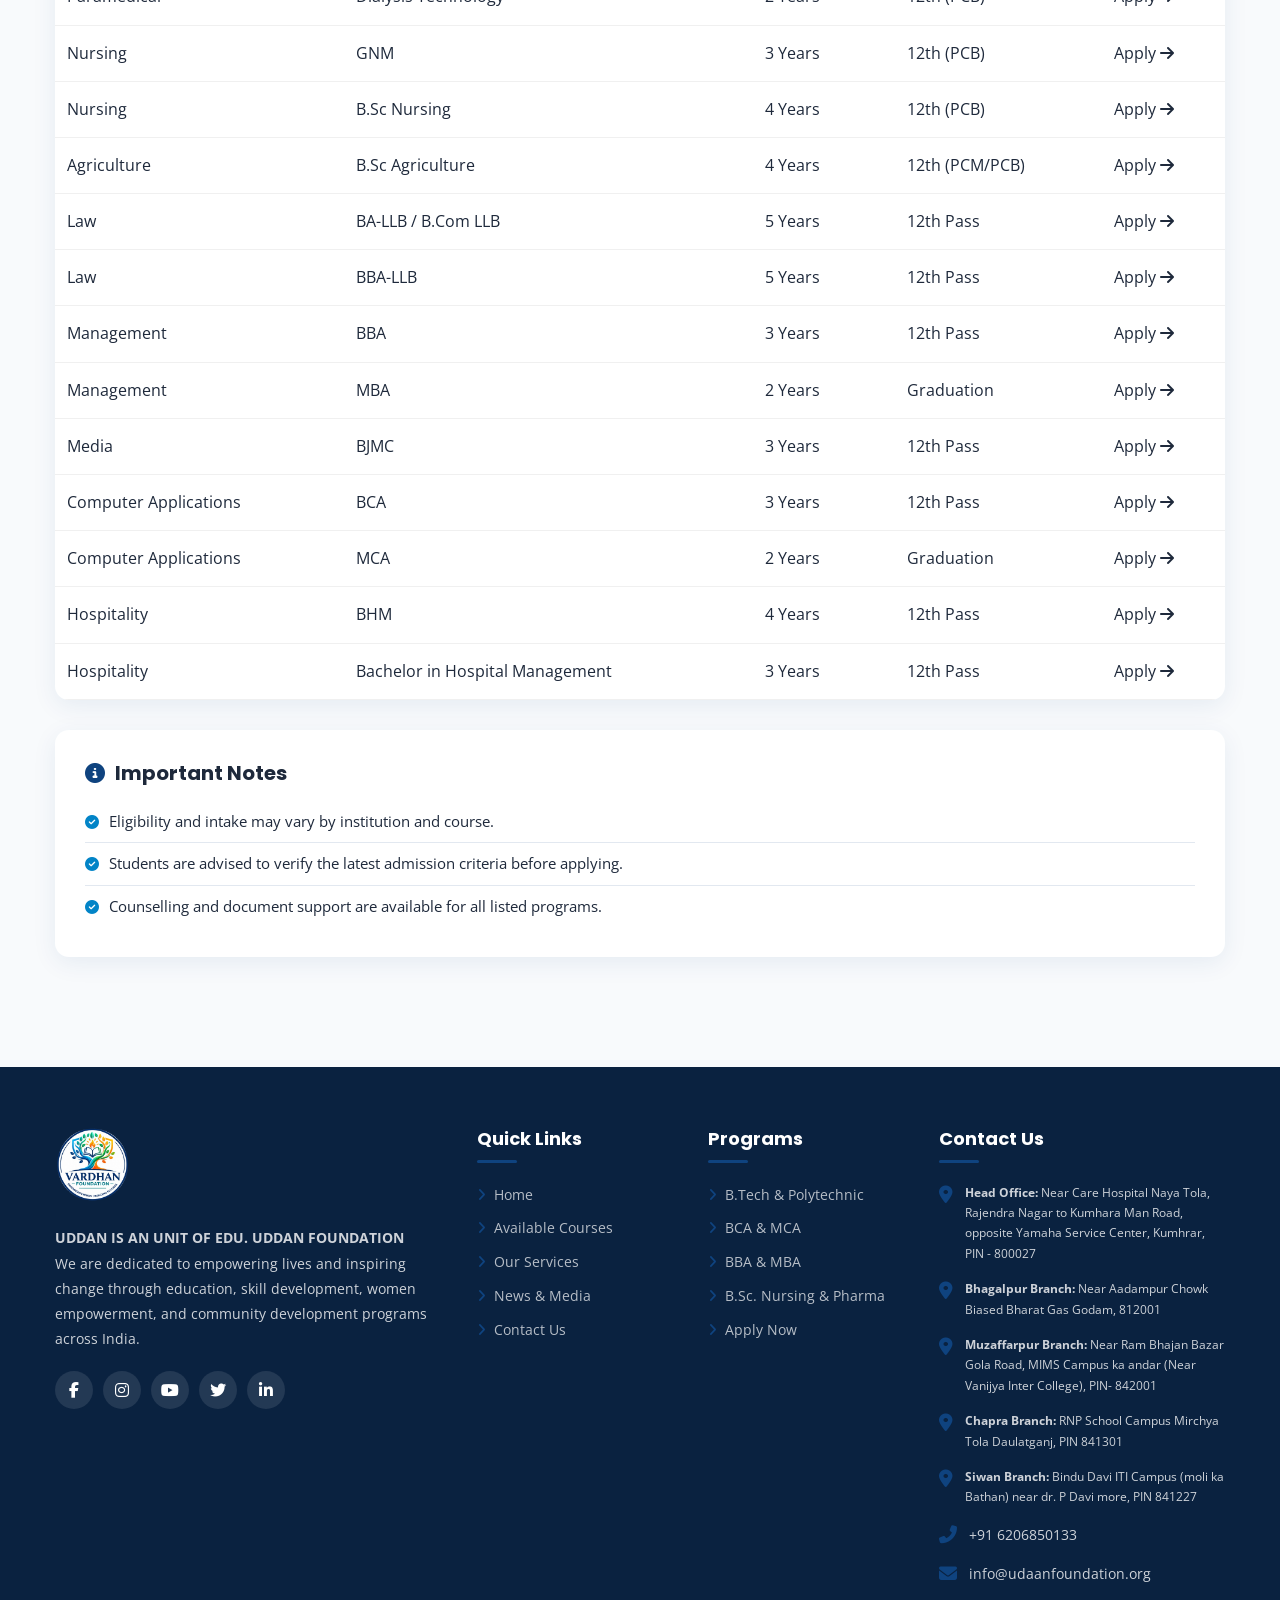
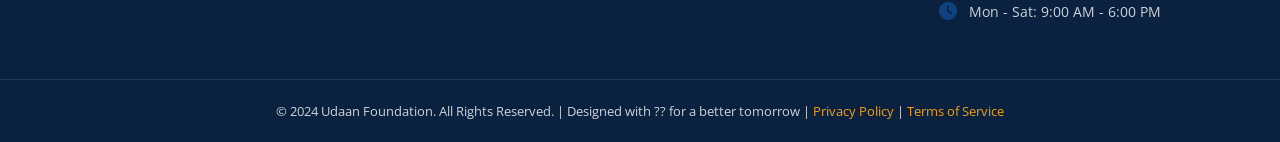
<file: public/frontend/available_courses.html>
<!DOCTYPE html>
<html lang="en">
<head>
  <meta charset="UTF-8">
  <meta name="viewport" content="width=device-width, initial-scale=1.0">
  <title>Available Courses � Udaan Foundation</title>
  <meta name="description" content="Available courses for admission under the Udaan Foundation Awareness Program 2025.">
  <link rel="preconnect" href="https://fonts.googleapis.com">
  <link rel="preconnect" href="https://fonts.gstatic.com" crossorigin>
  <link href="https://fonts.googleapis.com/css2?family=Poppins:wght@400;600;700;800&family=Open+Sans:wght@400;600;700&display=swap" rel="stylesheet">
  <link rel="stylesheet" href="https://cdnjs.cloudflare.com/ajax/libs/font-awesome/6.5.1/css/all.min.css">
  <link rel="stylesheet" href="css/style.css">
</head>
<body>
<div id="preloader"><div class="loader"></div></div>
<div class="top-bar">
  <div class="container">
    <div class="top-bar-left">
      <a href="tel:+916206850133"><i class="fas fa-phone-alt"></i> +91 6206850133</a>
      <a href="mailto:info@udaanfoundation.org"><i class="fas fa-envelope"></i> info@udaanfoundation.org</a>
    </div>
    <div class="top-bar-right">
      <a href="#" title="Facebook"><i class="fab fa-facebook-f"></i></a>
      <a href="#" title="Instagram"><i class="fab fa-instagram"></i></a>
      <a href="#" title="YouTube"><i class="fab fa-youtube"></i></a>
      <a href="https://api.whatsapp.com/send?phone=916206850133&text=Hello Udaan Foundation!" target="_blank" title="WhatsApp"><i class="fab fa-whatsapp"></i></a>
    </div>
  </div>
</div>

<header class="header">
  <div class="header-top container">
    <a href="index.html" class="header-logo"><img src="logo.png" alt="Vardhan Foundation Logo"></a>
    <button class="mobile-toggle" aria-label="Menu"><i class="fas fa-bars"></i></button>
  </div>
  <div class="header-nav-bar">
    <div class="container">
      <nav class="main-nav">
        <ul>
          <li><a href="index.html">Home</a></li>
          <li><a href="available_courses.html">Available Courses</a></li>
          <li><a href="#">Process <i class="fas fa-caret-down" style="font-size:12px;margin-left:3px;"></i></a>
            <ul class="dropdown-menu-custom">
              <li><a href="process.html">How It Works</a></li>
              <li><a href="enrollment.html">Enrollment Process</a></li>
            </ul>
          </li>
          <li><a href="confirmation.html">Counselling Letter</a></li>
          <li><a href="news.html">News &amp; Media</a></li>
          <li><a href="videos.html">Helpful Videos</a></li>
          <li><a href="partners.html">Approvals</a></li>
          <li><a href="contact.html">Contact</a></li>
          <li><a href="services.html">Services</a></li>
        </ul>
      </nav>
      <div class="nav-apply-btn"><a href="apply.html">Apply Now</a></div>
    </div>
  </div>
</header>
<div class="mobile-nav-overlay"></div>
<div class="mobile-nav">
  <div class="mobile-nav-header"><img src="logo.png" alt="Vardhan Foundation"><button class="mobile-nav-close"><i class="fas fa-times"></i></button></div>
  <ul>
    <li><a href="index.html">Home</a></li>
    <li><a href="available_courses.html">Available Courses</a></li>
    <li class="has-sub"><a href="#">Process</a><ul class="sub-menu"><li><a href="process.html">How It Works</a></li><li><a href="enrollment.html">Enrollment Process</a></li></ul></li>
    <li><a href="confirmation.html">Counselling Letter</a></li>
    <li><a href="news.html">News &amp; Media</a></li>
    <li><a href="videos.html">Helpful Videos</a></li>
    <li><a href="partners.html">Approvals</a></li>
    <li><a href="contact.html">Contact</a></li>
    <li><a href="services.html">Services</a></li>
    <li><a href="apply.html" style="color:#FFA500;font-weight:700;">Apply Now</a></li>
  </ul>
</div>

<section class="section section-light">
  <div class="container">
    <div class="section-title fade-in">
      <h2>Available Courses</h2>
      <p>Explore the complete list of undergraduate, diploma, professional, and management courses available for admission.</p>
    </div>

    <div class="info-card fade-in" style="margin-bottom:30px;">
      <div style="display:flex;align-items:center;justify-content:space-between;gap:16px;flex-wrap:wrap;">
        <div>
          <h3 style="margin-bottom:8px;"><i class="fas fa-graduation-cap"></i> Courses Under Counselling</h3>
          <p style="margin:0; color:#555;">Admissions are open across engineering, diploma, healthcare, nursing, law, business, media, agriculture, and hospitality programs.</p>
        </div>
        <a href="apply.html" class="btn btn-primary">Apply Now</a>
      </div>
    </div>

    <div class="info-card fade-in" style="padding:0; overflow:hidden; border-radius:14px;">
      <div style="background:linear-gradient(135deg,#014655,#026d7e); color:#fff; padding:18px 22px; font-weight:700; letter-spacing:0.03em;">
        Available Programs
      </div>
      <div style="overflow-x:auto;">
        <table style="width:100%; border-collapse:collapse; min-width:900px;">
          <thead>
            <tr style="background:#f8f9fa;">
              <th style="padding:14px 12px; text-align:left; border-bottom:1px solid #e9ecef;">Course Group</th>
              <th style="padding:14px 12px; text-align:left; border-bottom:1px solid #e9ecef;">Course Name</th>
              <th style="padding:14px 12px; text-align:left; border-bottom:1px solid #e9ecef;">Duration</th>
              <th style="padding:14px 12px; text-align:left; border-bottom:1px solid #e9ecef;">Eligibility</th>
              <th style="padding:14px 12px; text-align:left; border-bottom:1px solid #e9ecef;">Action</th>
            </tr>
          </thead>
          <tbody>
            <tr><td style="padding:14px 12px; border-bottom:1px solid #f0f0f0;">Engineering / Diploma</td><td style="padding:14px 12px; border-bottom:1px solid #f0f0f0;">Polytechnic</td><td style="padding:14px 12px; border-bottom:1px solid #f0f0f0;">3 Years</td><td style="padding:14px 12px; border-bottom:1px solid #f0f0f0;">10th Pass</td><td style="padding:14px 12px; border-bottom:1px solid #f0f0f0;"><a href="apply.html" class="btn-link">Apply <i class="fas fa-arrow-right"></i></a></td></tr>
            <tr><td style="padding:14px 12px; border-bottom:1px solid #f0f0f0;">Engineering / Diploma</td><td style="padding:14px 12px; border-bottom:1px solid #f0f0f0;">Polytechnic (Lateral Entry)</td><td style="padding:14px 12px; border-bottom:1px solid #f0f0f0;">2 Years</td><td style="padding:14px 12px; border-bottom:1px solid #f0f0f0;">12th Pass</td><td style="padding:14px 12px; border-bottom:1px solid #f0f0f0;"><a href="apply.html" class="btn-link">Apply <i class="fas fa-arrow-right"></i></a></td></tr>
            <tr><td style="padding:14px 12px; border-bottom:1px solid #f0f0f0;">Engineering</td><td style="padding:14px 12px; border-bottom:1px solid #f0f0f0;">B.Tech / B.E. (Any Branch)</td><td style="padding:14px 12px; border-bottom:1px solid #f0f0f0;">4 Years</td><td style="padding:14px 12px; border-bottom:1px solid #f0f0f0;">12th (PCM)</td><td style="padding:14px 12px; border-bottom:1px solid #f0f0f0;"><a href="apply.html" class="btn-link">Apply <i class="fas fa-arrow-right"></i></a></td></tr>
            <tr><td style="padding:14px 12px; border-bottom:1px solid #f0f0f0;">Engineering</td><td style="padding:14px 12px; border-bottom:1px solid #f0f0f0;">B.Tech Bio-tech</td><td style="padding:14px 12px; border-bottom:1px solid #f0f0f0;">4 Years</td><td style="padding:14px 12px; border-bottom:1px solid #f0f0f0;">12th (PCB)</td><td style="padding:14px 12px; border-bottom:1px solid #f0f0f0;"><a href="apply.html" class="btn-link">Apply <i class="fas fa-arrow-right"></i></a></td></tr>
            <tr><td style="padding:14px 12px; border-bottom:1px solid #f0f0f0;">Pharmacy</td><td style="padding:14px 12px; border-bottom:1px solid #f0f0f0;">D.Pharma</td><td style="padding:14px 12px; border-bottom:1px solid #f0f0f0;">2 Years</td><td style="padding:14px 12px; border-bottom:1px solid #f0f0f0;">12th (PCM/PCB)</td><td style="padding:14px 12px; border-bottom:1px solid #f0f0f0;"><a href="apply.html" class="btn-link">Apply <i class="fas fa-arrow-right"></i></a></td></tr>
            <tr><td style="padding:14px 12px; border-bottom:1px solid #f0f0f0;">Pharmacy</td><td style="padding:14px 12px; border-bottom:1px solid #f0f0f0;">B.Pharma</td><td style="padding:14px 12px; border-bottom:1px solid #f0f0f0;">4 Years</td><td style="padding:14px 12px; border-bottom:1px solid #f0f0f0;">12th (PCM/PCB)</td><td style="padding:14px 12px; border-bottom:1px solid #f0f0f0;"><a href="apply.html" class="btn-link">Apply <i class="fas fa-arrow-right"></i></a></td></tr>
            <tr><td style="padding:14px 12px; border-bottom:1px solid #f0f0f0;">Paramedical</td><td style="padding:14px 12px; border-bottom:1px solid #f0f0f0;">BPT (Bachelor in Physiotherapy)</td><td style="padding:14px 12px; border-bottom:1px solid #f0f0f0;">3 Years</td><td style="padding:14px 12px; border-bottom:1px solid #f0f0f0;">12th (PCB)</td><td style="padding:14px 12px; border-bottom:1px solid #f0f0f0;"><a href="apply.html" class="btn-link">Apply <i class="fas fa-arrow-right"></i></a></td></tr>
            <tr><td style="padding:14px 12px; border-bottom:1px solid #f0f0f0;">Paramedical</td><td style="padding:14px 12px; border-bottom:1px solid #f0f0f0;">BMLT</td><td style="padding:14px 12px; border-bottom:1px solid #f0f0f0;">3 Years</td><td style="padding:14px 12px; border-bottom:1px solid #f0f0f0;">12th (PCB)</td><td style="padding:14px 12px; border-bottom:1px solid #f0f0f0;"><a href="apply.html" class="btn-link">Apply <i class="fas fa-arrow-right"></i></a></td></tr>
            <tr><td style="padding:14px 12px; border-bottom:1px solid #f0f0f0;">Paramedical</td><td style="padding:14px 12px; border-bottom:1px solid #f0f0f0;">BOT</td><td style="padding:14px 12px; border-bottom:1px solid #f0f0f0;">3 Years</td><td style="padding:14px 12px; border-bottom:1px solid #f0f0f0;">12th (PCB)</td><td style="padding:14px 12px; border-bottom:1px solid #f0f0f0;"><a href="apply.html" class="btn-link">Apply <i class="fas fa-arrow-right"></i></a></td></tr>
            <tr><td style="padding:14px 12px; border-bottom:1px solid #f0f0f0;">Paramedical</td><td style="padding:14px 12px; border-bottom:1px solid #f0f0f0;">Optometry</td><td style="padding:14px 12px; border-bottom:1px solid #f0f0f0;">3 Years</td><td style="padding:14px 12px; border-bottom:1px solid #f0f0f0;">12th (PCB)</td><td style="padding:14px 12px; border-bottom:1px solid #f0f0f0;"><a href="apply.html" class="btn-link">Apply <i class="fas fa-arrow-right"></i></a></td></tr>
            <tr><td style="padding:14px 12px; border-bottom:1px solid #f0f0f0;">Paramedical</td><td style="padding:14px 12px; border-bottom:1px solid #f0f0f0;">DMLT</td><td style="padding:14px 12px; border-bottom:1px solid #f0f0f0;">2 Years</td><td style="padding:14px 12px; border-bottom:1px solid #f0f0f0;">12th (PCB)</td><td style="padding:14px 12px; border-bottom:1px solid #f0f0f0;"><a href="apply.html" class="btn-link">Apply <i class="fas fa-arrow-right"></i></a></td></tr>
            <tr><td style="padding:14px 12px; border-bottom:1px solid #f0f0f0;">Paramedical</td><td style="padding:14px 12px; border-bottom:1px solid #f0f0f0;">Radiology</td><td style="padding:14px 12px; border-bottom:1px solid #f0f0f0;">2 Years</td><td style="padding:14px 12px; border-bottom:1px solid #f0f0f0;">12th (PCB)</td><td style="padding:14px 12px; border-bottom:1px solid #f0f0f0;"><a href="apply.html" class="btn-link">Apply <i class="fas fa-arrow-right"></i></a></td></tr>
            <tr><td style="padding:14px 12px; border-bottom:1px solid #f0f0f0;">Paramedical</td><td style="padding:14px 12px; border-bottom:1px solid #f0f0f0;">O.T Technician</td><td style="padding:14px 12px; border-bottom:1px solid #f0f0f0;">2 Years</td><td style="padding:14px 12px; border-bottom:1px solid #f0f0f0;">12th (PCB)</td><td style="padding:14px 12px; border-bottom:1px solid #f0f0f0;"><a href="apply.html" class="btn-link">Apply <i class="fas fa-arrow-right"></i></a></td></tr>
            <tr><td style="padding:14px 12px; border-bottom:1px solid #f0f0f0;">Paramedical</td><td style="padding:14px 12px; border-bottom:1px solid #f0f0f0;">X-Ray Technician</td><td style="padding:14px 12px; border-bottom:1px solid #f0f0f0;">2 Years</td><td style="padding:14px 12px; border-bottom:1px solid #f0f0f0;">12th (PCB)</td><td style="padding:14px 12px; border-bottom:1px solid #f0f0f0;"><a href="apply.html" class="btn-link">Apply <i class="fas fa-arrow-right"></i></a></td></tr>
            <tr><td style="padding:14px 12px; border-bottom:1px solid #f0f0f0;">Paramedical</td><td style="padding:14px 12px; border-bottom:1px solid #f0f0f0;">Dialysis Technology</td><td style="padding:14px 12px; border-bottom:1px solid #f0f0f0;">2 Years</td><td style="padding:14px 12px; border-bottom:1px solid #f0f0f0;">12th (PCB)</td><td style="padding:14px 12px; border-bottom:1px solid #f0f0f0;"><a href="apply.html" class="btn-link">Apply <i class="fas fa-arrow-right"></i></a></td></tr>
            <tr><td style="padding:14px 12px; border-bottom:1px solid #f0f0f0;">Nursing</td><td style="padding:14px 12px; border-bottom:1px solid #f0f0f0;">GNM</td><td style="padding:14px 12px; border-bottom:1px solid #f0f0f0;">3 Years</td><td style="padding:14px 12px; border-bottom:1px solid #f0f0f0;">12th (PCB)</td><td style="padding:14px 12px; border-bottom:1px solid #f0f0f0;"><a href="apply.html" class="btn-link">Apply <i class="fas fa-arrow-right"></i></a></td></tr>
            <tr><td style="padding:14px 12px; border-bottom:1px solid #f0f0f0;">Nursing</td><td style="padding:14px 12px; border-bottom:1px solid #f0f0f0;">B.Sc Nursing</td><td style="padding:14px 12px; border-bottom:1px solid #f0f0f0;">4 Years</td><td style="padding:14px 12px; border-bottom:1px solid #f0f0f0;">12th (PCB)</td><td style="padding:14px 12px; border-bottom:1px solid #f0f0f0;"><a href="apply.html" class="btn-link">Apply <i class="fas fa-arrow-right"></i></a></td></tr>
            <tr><td style="padding:14px 12px; border-bottom:1px solid #f0f0f0;">Agriculture</td><td style="padding:14px 12px; border-bottom:1px solid #f0f0f0;">B.Sc Agriculture</td><td style="padding:14px 12px; border-bottom:1px solid #f0f0f0;">4 Years</td><td style="padding:14px 12px; border-bottom:1px solid #f0f0f0;">12th (PCM/PCB)</td><td style="padding:14px 12px; border-bottom:1px solid #f0f0f0;"><a href="apply.html" class="btn-link">Apply <i class="fas fa-arrow-right"></i></a></td></tr>
            <tr><td style="padding:14px 12px; border-bottom:1px solid #f0f0f0;">Law</td><td style="padding:14px 12px; border-bottom:1px solid #f0f0f0;">BA-LLB / B.Com LLB</td><td style="padding:14px 12px; border-bottom:1px solid #f0f0f0;">5 Years</td><td style="padding:14px 12px; border-bottom:1px solid #f0f0f0;">12th Pass</td><td style="padding:14px 12px; border-bottom:1px solid #f0f0f0;"><a href="apply.html" class="btn-link">Apply <i class="fas fa-arrow-right"></i></a></td></tr>
            <tr><td style="padding:14px 12px; border-bottom:1px solid #f0f0f0;">Law</td><td style="padding:14px 12px; border-bottom:1px solid #f0f0f0;">BBA-LLB</td><td style="padding:14px 12px; border-bottom:1px solid #f0f0f0;">5 Years</td><td style="padding:14px 12px; border-bottom:1px solid #f0f0f0;">12th Pass</td><td style="padding:14px 12px; border-bottom:1px solid #f0f0f0;"><a href="apply.html" class="btn-link">Apply <i class="fas fa-arrow-right"></i></a></td></tr>
            <tr><td style="padding:14px 12px; border-bottom:1px solid #f0f0f0;">Management</td><td style="padding:14px 12px; border-bottom:1px solid #f0f0f0;">BBA</td><td style="padding:14px 12px; border-bottom:1px solid #f0f0f0;">3 Years</td><td style="padding:14px 12px; border-bottom:1px solid #f0f0f0;">12th Pass</td><td style="padding:14px 12px; border-bottom:1px solid #f0f0f0;"><a href="apply.html" class="btn-link">Apply <i class="fas fa-arrow-right"></i></a></td></tr>
            <tr><td style="padding:14px 12px; border-bottom:1px solid #f0f0f0;">Management</td><td style="padding:14px 12px; border-bottom:1px solid #f0f0f0;">MBA</td><td style="padding:14px 12px; border-bottom:1px solid #f0f0f0;">2 Years</td><td style="padding:14px 12px; border-bottom:1px solid #f0f0f0;">Graduation</td><td style="padding:14px 12px; border-bottom:1px solid #f0f0f0;"><a href="apply.html" class="btn-link">Apply <i class="fas fa-arrow-right"></i></a></td></tr>
            <tr><td style="padding:14px 12px; border-bottom:1px solid #f0f0f0;">Media</td><td style="padding:14px 12px; border-bottom:1px solid #f0f0f0;">BJMC</td><td style="padding:14px 12px; border-bottom:1px solid #f0f0f0;">3 Years</td><td style="padding:14px 12px; border-bottom:1px solid #f0f0f0;">12th Pass</td><td style="padding:14px 12px; border-bottom:1px solid #f0f0f0;"><a href="apply.html" class="btn-link">Apply <i class="fas fa-arrow-right"></i></a></td></tr>
            <tr><td style="padding:14px 12px; border-bottom:1px solid #f0f0f0;">Computer Applications</td><td style="padding:14px 12px; border-bottom:1px solid #f0f0f0;">BCA</td><td style="padding:14px 12px; border-bottom:1px solid #f0f0f0;">3 Years</td><td style="padding:14px 12px; border-bottom:1px solid #f0f0f0;">12th Pass</td><td style="padding:14px 12px; border-bottom:1px solid #f0f0f0;"><a href="apply.html" class="btn-link">Apply <i class="fas fa-arrow-right"></i></a></td></tr>
            <tr><td style="padding:14px 12px; border-bottom:1px solid #f0f0f0;">Computer Applications</td><td style="padding:14px 12px; border-bottom:1px solid #f0f0f0;">MCA</td><td style="padding:14px 12px; border-bottom:1px solid #f0f0f0;">2 Years</td><td style="padding:14px 12px; border-bottom:1px solid #f0f0f0;">Graduation</td><td style="padding:14px 12px; border-bottom:1px solid #f0f0f0;"><a href="apply.html" class="btn-link">Apply <i class="fas fa-arrow-right"></i></a></td></tr>
            <tr><td style="padding:14px 12px; border-bottom:1px solid #f0f0f0;">Hospitality</td><td style="padding:14px 12px; border-bottom:1px solid #f0f0f0;">BHM</td><td style="padding:14px 12px; border-bottom:1px solid #f0f0f0;">4 Years</td><td style="padding:14px 12px; border-bottom:1px solid #f0f0f0;">12th Pass</td><td style="padding:14px 12px; border-bottom:1px solid #f0f0f0;"><a href="apply.html" class="btn-link">Apply <i class="fas fa-arrow-right"></i></a></td></tr>
            <tr><td style="padding:14px 12px; border-bottom:1px solid #f0f0f0;">Hospitality</td><td style="padding:14px 12px; border-bottom:1px solid #f0f0f0;">Bachelor in Hospital Management</td><td style="padding:14px 12px; border-bottom:1px solid #f0f0f0;">3 Years</td><td style="padding:14px 12px; border-bottom:1px solid #f0f0f0;">12th Pass</td><td style="padding:14px 12px; border-bottom:1px solid #f0f0f0;"><a href="apply.html" class="btn-link">Apply <i class="fas fa-arrow-right"></i></a></td></tr>
          </tbody>
        </table>
      </div>
    </div>

    <div class="info-card fade-in" style="margin-top:30px;">
      <h3><i class="fas fa-info-circle"></i> Important Notes</h3>
      <ul>
        <li><i class="fas fa-check-circle"></i> Eligibility and intake may vary by institution and course.</li>
        <li><i class="fas fa-check-circle"></i> Students are advised to verify the latest admission criteria before applying.</li>
        <li><i class="fas fa-check-circle"></i> Counselling and document support are available for all listed programs.</li>
      </ul>
    </div>
  </div>
</section>

<footer class="footer"><div class="container"><div class="footer-grid"><div class="footer-brand"><img src="images/footer_logo.png" alt="Vardhan Foundation" style="max-height:80px; width:auto; margin-bottom:15px;">
        <p><strong>UDDAN IS AN UNIT OF EDU. UDDAN FOUNDATION</strong><br>We are dedicated to empowering lives and inspiring change through education, skill development, women empowerment, and community development programs across India.</p><div class="footer-social"><a href="#"><i class="fab fa-facebook-f"></i></a><a href="#" title="Instagram"><i class="fab fa-instagram"></i></a><a href="#" title="YouTube"><i class="fab fa-youtube"></i></a><a href="#"><i class="fab fa-twitter"></i></a><a href="#"><i class="fab fa-linkedin-in"></i></a></div></div><div><h4>Quick Links</h4><ul class="footer-links"><li><a href="index.html">Home</a></li><li><a href="available_courses.html">Available Courses</a></li><li><a href="services.html">Our Services</a></li><li><a href="news.html">News &amp; Media</a></li><li><a href="contact.html">Contact Us</a></li></ul></div><div><h4>Programs</h4><ul class="footer-links"><li><a href="available_courses.html">B.Tech &amp; Polytechnic</a></li><li><a href="available_courses.html">BCA &amp; MCA</a></li><li><a href="available_courses.html">BBA &amp; MBA</a></li><li><a href="available_courses.html">B.Sc. Nursing &amp; Pharma</a></li><li><a href="apply.html">Apply Now</a></li></ul></div><div><h4>Contact Us</h4><ul class="footer-contact"><li><i class="fas fa-map-marker-alt"></i><span style="font-size:12px;"><strong>Head Office:</strong> Near Care Hospital Naya Tola, Rajendra Nagar to Kumhara Man Road, opposite Yamaha Service Center, Kumhrar, PIN - 800027</span></li>
          <li><i class="fas fa-map-marker-alt"></i><span style="font-size:12px;"><strong>Bhagalpur Branch:</strong> Near Aadampur Chowk Biased Bharat Gas Godam, 812001</span></li>
          <li><i class="fas fa-map-marker-alt"></i><span style="font-size:12px;"><strong>Muzaffarpur Branch:</strong> Near Ram Bhajan Bazar Gola Road, MIMS Campus ka andar (Near Vanijya Inter College), PIN- 842001</span></li>
          <li><i class="fas fa-map-marker-alt"></i><span style="font-size:12px;"><strong>Chapra Branch:</strong> RNP School Campus Mirchya Tola Daulatganj, PIN 841301</span></li>
          <li><i class="fas fa-map-marker-alt"></i><span style="font-size:12px;"><strong>Siwan Branch:</strong> Bindu Davi ITI Campus (moli ka Bathan) near dr. P Davi more, PIN 841227</span></li>
          <li><i class="fas fa-phone-alt"></i><span>+91 6206850133</span></li><li><i class="fas fa-envelope"></i><span>info@udaanfoundation.org</span></li><li><i class="fas fa-clock"></i><span>Mon - Sat: 9:00 AM - 6:00 PM</span></li></ul></div></div></div><div class="footer-bottom"><div class="container"><p>&copy; 2024 Udaan Foundation. All Rights Reserved. | Designed with ?? for a better tomorrow | <a href="#">Privacy Policy</a> | <a href="#">Terms of Service</a></p></div></div></footer>

<a href="https://api.whatsapp.com/send?phone=916206850133&text=Hello Udaan Foundation!" target="_blank" class="whatsapp-float" title="Chat on WhatsApp"><i class="fab fa-whatsapp"></i></a>
<button class="scroll-top" aria-label="Scroll to top"><i class="fas fa-arrow-up"></i></button>
<script src="js/main.js"></script>
</body>
</html>
</file>
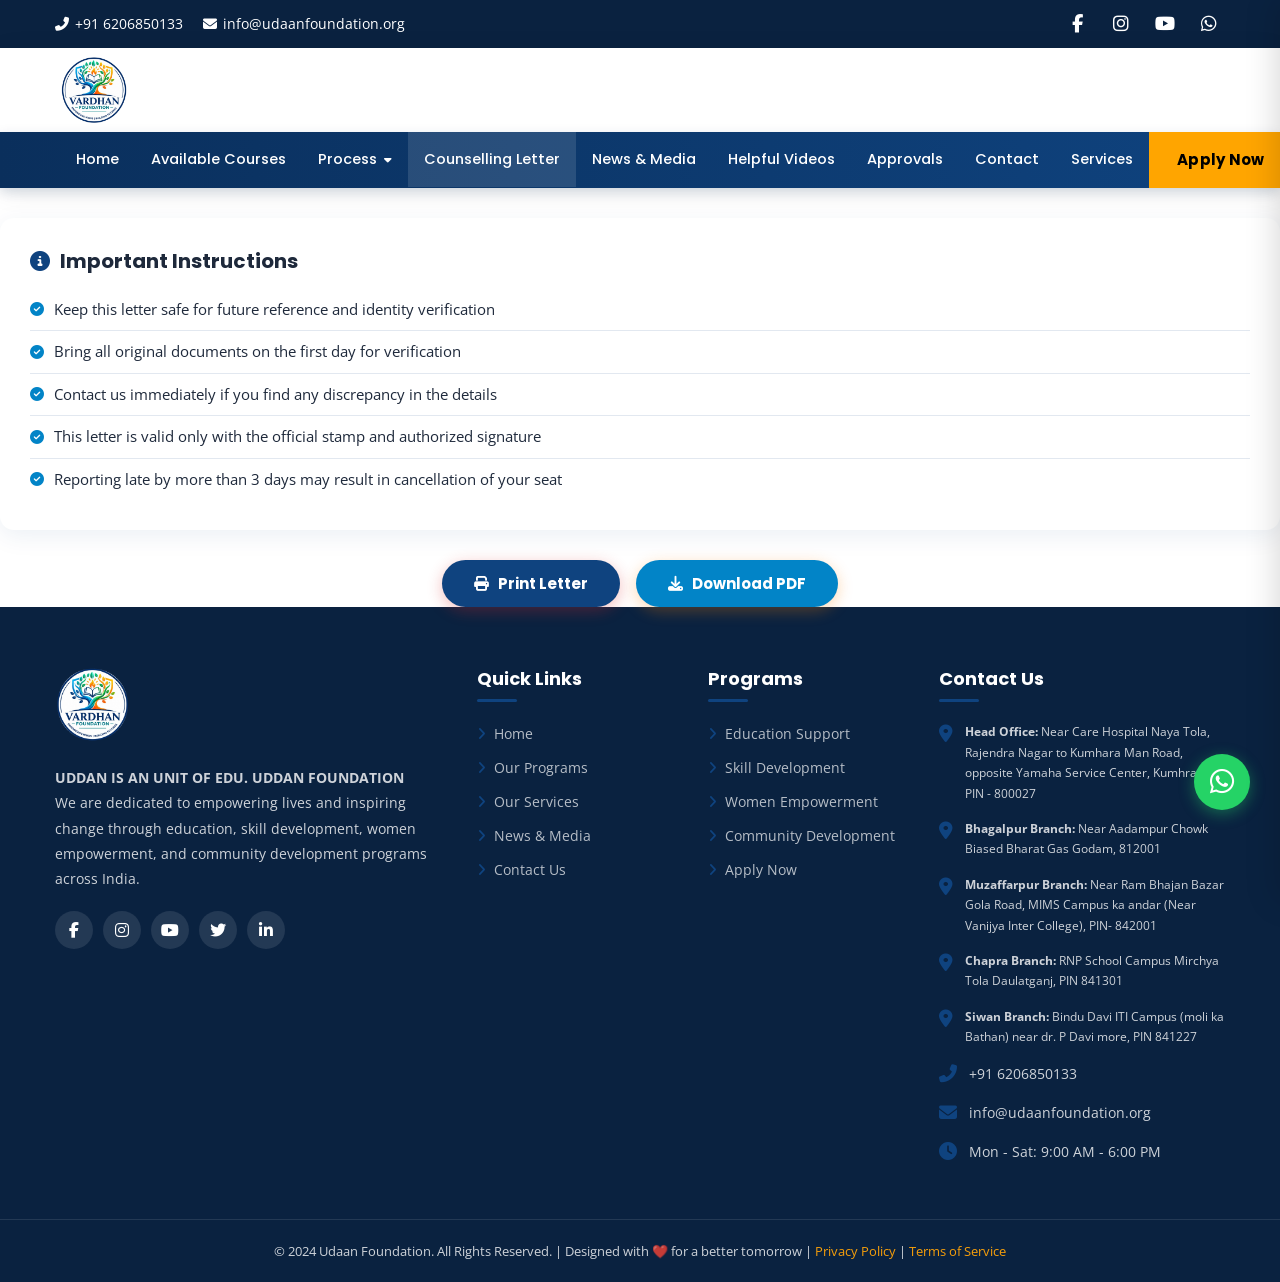
<file: public/frontend/confirmation.html>
<!DOCTYPE html>
<html lang="en">
<head>
  <meta charset="UTF-8">
  <meta name="viewport" content="width=device-width, initial-scale=1.0">
  <title>Confirmation Letter — Udaan Foundation</title>
  <meta name="description" content="View and download your Udaan Foundation program confirmation letter.">
  <link rel="preconnect" href="https://fonts.googleapis.com">
  <link rel="preconnect" href="https://fonts.gstatic.com" crossorigin>
  <link href="https://fonts.googleapis.com/css2?family=Poppins:wght@400;600;700;800&family=Open+Sans:wght@400;600;700&display=swap" rel="stylesheet">
  <link rel="stylesheet" href="https://cdnjs.cloudflare.com/ajax/libs/font-awesome/6.5.1/css/all.min.css">
  <link rel="stylesheet" href="css/style.css">
  <style>@media print{.top-bar,.header,.mobile-nav,.mobile-nav-overlay,.page-banner,.no-print,.footer,.whatsapp-float,.scroll-top{display:none!important;}.letter-box{border:none;box-shadow:none;margin:0;padding:30px;}body{background:#fff;}}</style>
</head>
<body>
<div id="preloader"><div class="loader"></div></div>
<div class="top-bar">
  <div class="container">
    <div class="top-bar-left">
      <a href="tel:+916206850133"><i class="fas fa-phone-alt"></i> +91 6206850133</a>
      <a href="mailto:info@udaanfoundation.org"><i class="fas fa-envelope"></i> info@udaanfoundation.org</a>
    </div>
    <div class="top-bar-right">
      <a href="#" title="Facebook"><i class="fab fa-facebook-f"></i></a>
      <a href="#" title="Instagram"><i class="fab fa-instagram"></i></a>
      <a href="#" title="YouTube"><i class="fab fa-youtube"></i></a>
      <a href="https://api.whatsapp.com/send?phone=916206850133&text=Hello Udaan Foundation!" target="_blank" title="WhatsApp"><i class="fab fa-whatsapp"></i></a>
    </div>
  </div>
</div>

<header class="header">
  <div class="header-top container">
    <a href="index.html" class="header-logo"><img src="logo.png" alt="Vardhan Foundation Logo"></a>
    <button class="mobile-toggle" aria-label="Menu"><i class="fas fa-bars"></i></button>
  </div>
  <div class="header-nav-bar">
    <div class="container">
      <nav class="main-nav">
        <ul>
          <li><a href="index.html">Home</a></li>
          <li><a href="available_courses.html">Available Courses</a></li>
          <li><a href="#">Process <i class="fas fa-caret-down" style="font-size:12px;margin-left:3px;"></i></a>
            <ul class="dropdown-menu-custom">
              <li><a href="process.html">How It Works</a></li>
              <li><a href="enrollment.html">Enrollment Process</a></li>
            </ul>
          </li>
          <li><a href="confirmation.html">Counselling Letter</a></li>
          <li><a href="news.html">News &amp; Media</a></li>
          <li><a href="videos.html">Helpful Videos</a></li>
          <li><a href="partners.html">Approvals</a></li>
          <li><a href="contact.html">Contact</a></li>
          <li><a href="services.html">Services</a></li>
        </ul>
      </nav>
      <div class="nav-apply-btn"><a href="apply.html">Apply Now</a></div>
    </div>
  </div>
</header>
<div class="mobile-nav-overlay"></div>
<div class="mobile-nav">
  <div class="mobile-nav-header"><img src="logo.png" alt="Vardhan Foundation"><button class="mobile-nav-close"><i class="fas fa-times"></i></button></div>
  <ul>
    <li><a href="index.html">Home</a></li>
    <li><a href="available_courses.html">Available Courses</a></li>
    <li class="has-sub"><a href="#">Process</a><ul class="sub-menu"><li><a href="process.html">How It Works</a></li><li><a href="enrollment.html">Enrollment Process</a></li></ul></li>
    <li><a href="confirmation.html">Counselling Letter</a></li>
    <li><a href="news.html">News &amp; Media</a></li>
    <li><a href="videos.html">Helpful Videos</a></li>
    <li><a href="partners.html">Approvals</a></li>
    <li><a href="contact.html">Contact</a></li>
    <li><a href="services.html">Services</a></li>
    <li><a href="apply.html" style="color:#FFA500;font-weight:700;">Apply Now</a></li>
  </ul>
</div>

      </div>
    </div>

    <!-- Instructions -->
    <div class="info-card fade-in no-print" style="margin-top:30px;">
      <h3><i class="fas fa-info-circle"></i> Important Instructions</h3>
      <ul>
        <li><i class="fas fa-check-circle"></i> Keep this letter safe for future reference and identity verification</li>
        <li><i class="fas fa-check-circle"></i> Bring all original documents on the first day for verification</li>
        <li><i class="fas fa-check-circle"></i> Contact us immediately if you find any discrepancy in the details</li>
        <li><i class="fas fa-check-circle"></i> This letter is valid only with the official stamp and authorized signature</li>
        <li><i class="fas fa-check-circle"></i> Reporting late by more than 3 days may result in cancellation of your seat</li>
      </ul>
    </div>

    <!-- Action Buttons -->
    <div class="text-center mt-30 no-print">
      <button onclick="window.print()" class="btn btn-primary" style="margin-right:12px;"><i class="fas fa-print"></i> Print Letter</button>
      <button onclick="window.print()" class="btn btn-secondary"><i class="fas fa-download"></i> Download PDF</button>
    </div>
  </div>
</section>

<footer class="footer"><div class="container"><div class="footer-grid"><div class="footer-brand"><img src="images/footer_logo.png" alt="Vardhan Foundation" style="max-height:80px; width:auto; margin-bottom:15px;">
        <p><strong>UDDAN IS AN UNIT OF EDU. UDDAN FOUNDATION</strong><br>We are dedicated to empowering lives and inspiring change through education, skill development, women empowerment, and community development programs across India.</p><div class="footer-social"><a href="#"><i class="fab fa-facebook-f"></i></a><a href="#"><i class="fab fa-instagram"></i></a><a href="#"><i class="fab fa-youtube"></i></a><a href="#"><i class="fab fa-twitter"></i></a><a href="#"><i class="fab fa-linkedin-in"></i></a></div></div><div><h4>Quick Links</h4><ul class="footer-links"><li><a href="index.html">Home</a></li><li><a href="programs.html">Our Programs</a></li><li><a href="services.html">Our Services</a></li><li><a href="news.html">News &amp; Media</a></li><li><a href="contact.html">Contact Us</a></li></ul></div><div><h4>Programs</h4><ul class="footer-links"><li><a href="programs.html">Education Support</a></li><li><a href="programs.html">Skill Development</a></li><li><a href="programs.html">Women Empowerment</a></li><li><a href="programs.html">Community Development</a></li><li><a href="apply.html">Apply Now</a></li></ul></div><div><h4>Contact Us</h4><ul class="footer-contact"><li><i class="fas fa-map-marker-alt"></i><span style="font-size:12px;"><strong>Head Office:</strong> Near Care Hospital Naya Tola, Rajendra Nagar to Kumhara Man Road, opposite Yamaha Service Center, Kumhrar, PIN - 800027</span></li>
          <li><i class="fas fa-map-marker-alt"></i><span style="font-size:12px;"><strong>Bhagalpur Branch:</strong> Near Aadampur Chowk Biased Bharat Gas Godam, 812001</span></li>
          <li><i class="fas fa-map-marker-alt"></i><span style="font-size:12px;"><strong>Muzaffarpur Branch:</strong> Near Ram Bhajan Bazar Gola Road, MIMS Campus ka andar (Near Vanijya Inter College), PIN- 842001</span></li>
          <li><i class="fas fa-map-marker-alt"></i><span style="font-size:12px;"><strong>Chapra Branch:</strong> RNP School Campus Mirchya Tola Daulatganj, PIN 841301</span></li>
          <li><i class="fas fa-map-marker-alt"></i><span style="font-size:12px;"><strong>Siwan Branch:</strong> Bindu Davi ITI Campus (moli ka Bathan) near dr. P Davi more, PIN 841227</span></li>
          <li><i class="fas fa-phone-alt"></i><span>+91 6206850133</span></li><li><i class="fas fa-envelope"></i><span>info@udaanfoundation.org</span></li><li><i class="fas fa-clock"></i><span>Mon - Sat: 9:00 AM - 6:00 PM</span></li></ul></div></div></div><div class="footer-bottom"><div class="container"><p>&copy; 2024 Udaan Foundation. All Rights Reserved. | Designed with ❤️ for a better tomorrow | <a href="#">Privacy Policy</a> | <a href="#">Terms of Service</a></p></div></div></footer>
<a href="https://api.whatsapp.com/send?phone=916206850133&text=Hello Udaan Foundation!" target="_blank" class="whatsapp-float" title="Chat on WhatsApp"><i class="fab fa-whatsapp"></i></a>
<button class="scroll-top" aria-label="Scroll to top"><i class="fas fa-arrow-up"></i></button>
<script src="js/main.js"></script>
</body>
</html>
</file>
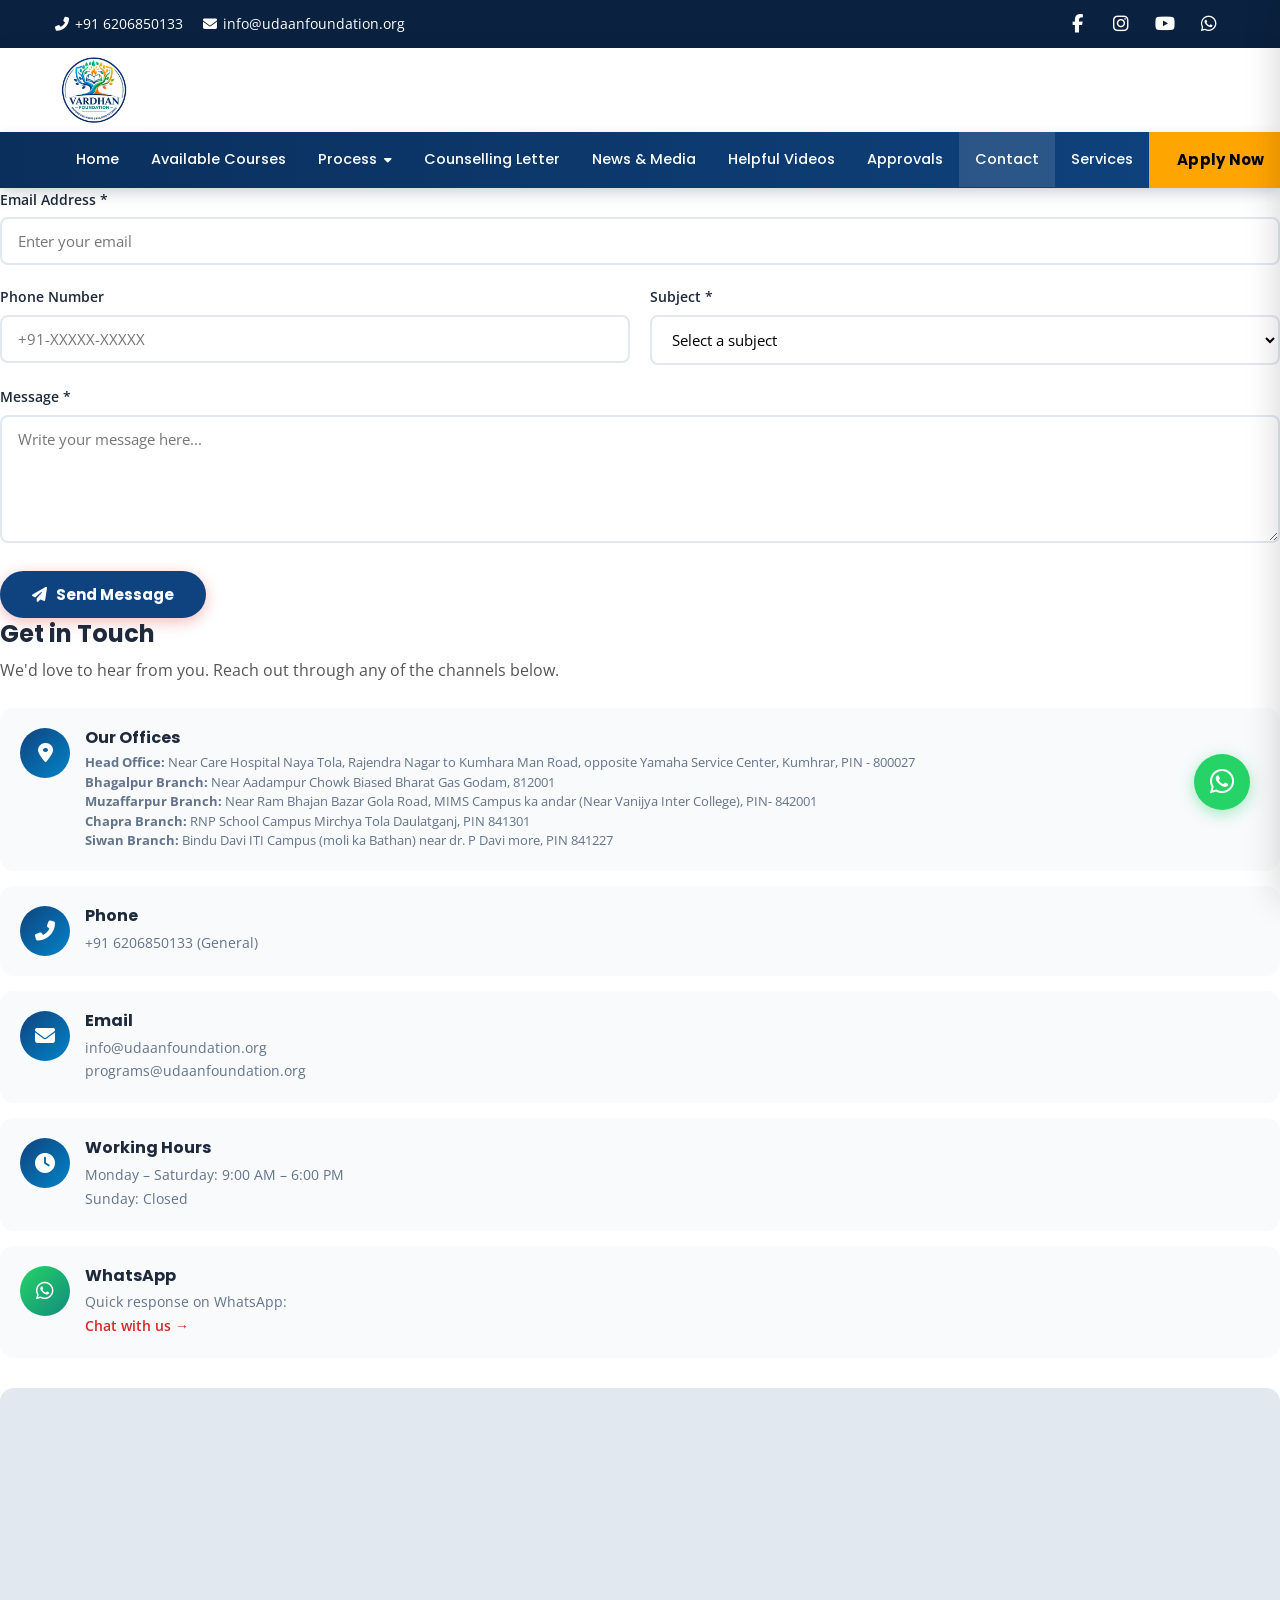
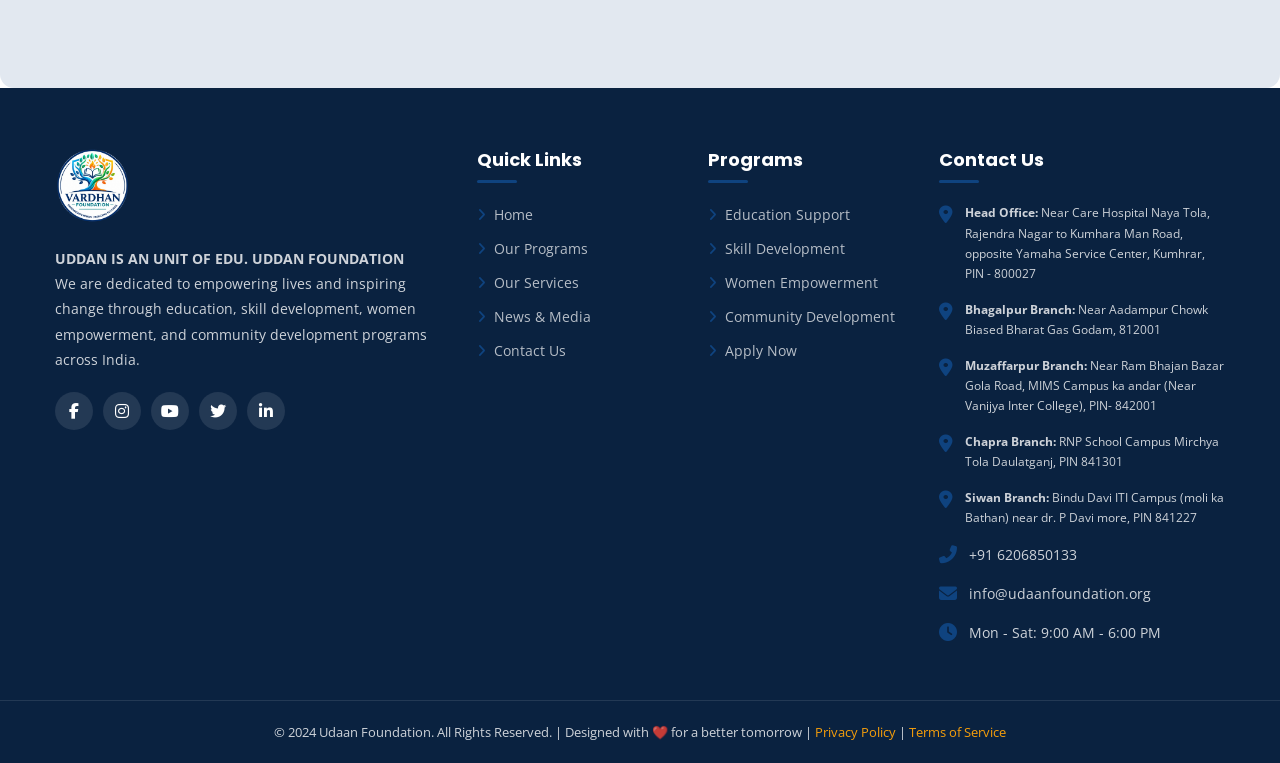
<file: public/frontend/contact.html>
<!DOCTYPE html>
<html lang="en">
<head>
  <meta charset="UTF-8">
  <meta name="viewport" content="width=device-width, initial-scale=1.0">
  <title>Contact Us — Udaan Foundation</title>
  <meta name="description" content="Get in touch with Udaan Foundation. Contact us for program inquiries, partnerships, or volunteer opportunities.">
  <link rel="preconnect" href="https://fonts.googleapis.com">
  <link rel="preconnect" href="https://fonts.gstatic.com" crossorigin>
  <link href="https://fonts.googleapis.com/css2?family=Poppins:wght@400;600;700;800&family=Open+Sans:wght@400;600;700&display=swap" rel="stylesheet">
  <link rel="stylesheet" href="https://cdnjs.cloudflare.com/ajax/libs/font-awesome/6.5.1/css/all.min.css">
  <link rel="stylesheet" href="css/style.css">
</head>
<body>
<div id="preloader"><div class="loader"></div></div>
<div class="top-bar">
  <div class="container">
    <div class="top-bar-left">
      <a href="tel:+916206850133"><i class="fas fa-phone-alt"></i> +91 6206850133</a>
      <a href="mailto:info@udaanfoundation.org"><i class="fas fa-envelope"></i> info@udaanfoundation.org</a>
    </div>
    <div class="top-bar-right">
      <a href="#" title="Facebook"><i class="fab fa-facebook-f"></i></a>
      <a href="#" title="Instagram"><i class="fab fa-instagram"></i></a>
      <a href="#" title="YouTube"><i class="fab fa-youtube"></i></a>
      <a href="https://api.whatsapp.com/send?phone=916206850133&text=Hello Udaan Foundation!" target="_blank" title="WhatsApp"><i class="fab fa-whatsapp"></i></a>
    </div>
  </div>
</div>

<header class="header">
  <div class="header-top container">
    <a href="index.html" class="header-logo"><img src="logo.png" alt="Vardhan Foundation Logo"></a>
    <button class="mobile-toggle" aria-label="Menu"><i class="fas fa-bars"></i></button>
  </div>
  <div class="header-nav-bar">
    <div class="container">
      <nav class="main-nav">
        <ul>
          <li><a href="index.html">Home</a></li>
          <li><a href="available_courses.html">Available Courses</a></li>
          <li><a href="#">Process <i class="fas fa-caret-down" style="font-size:12px;margin-left:3px;"></i></a>
            <ul class="dropdown-menu-custom">
              <li><a href="process.html">How It Works</a></li>
              <li><a href="enrollment.html">Enrollment Process</a></li>
            </ul>
          </li>
          <li><a href="confirmation.html">Counselling Letter</a></li>
          <li><a href="news.html">News &amp; Media</a></li>
          <li><a href="videos.html">Helpful Videos</a></li>
          <li><a href="partners.html">Approvals</a></li>
          <li><a href="contact.html">Contact</a></li>
          <li><a href="services.html">Services</a></li>
        </ul>
      </nav>
      <div class="nav-apply-btn"><a href="apply.html">Apply Now</a></div>
    </div>
  </div>
</header>
<div class="mobile-nav-overlay"></div>
<div class="mobile-nav">
  <div class="mobile-nav-header"><img src="logo.png" alt="Vardhan Foundation"><button class="mobile-nav-close"><i class="fas fa-times"></i></button></div>
  <ul>
    <li><a href="index.html">Home</a></li>
    <li><a href="available_courses.html">Available Courses</a></li>
    <li class="has-sub"><a href="#">Process</a><ul class="sub-menu"><li><a href="process.html">How It Works</a></li><li><a href="enrollment.html">Enrollment Process</a></li></ul></li>
    <li><a href="confirmation.html">Counselling Letter</a></li>
    <li><a href="news.html">News &amp; Media</a></li>
    <li><a href="videos.html">Helpful Videos</a></li>
    <li><a href="partners.html">Approvals</a></li>
    <li><a href="contact.html">Contact</a></li>
    <li><a href="services.html">Services</a></li>
    <li><a href="apply.html" style="color:#FFA500;font-weight:700;">Apply Now</a></li>
  </ul>
</div>

            <div class="form-group">
              <label for="email">Email Address *</label>
              <input type="email" id="email" name="email" placeholder="Enter your email" required>
              <div class="error-msg">Please enter a valid email</div>
            </div>
          </div>
          <div class="form-row">
            <div class="form-group">
              <label for="phone">Phone Number</label>
              <input type="tel" id="phone" name="phone" placeholder="+91-XXXXX-XXXXX">
            </div>
            <div class="form-group">
              <label for="subject">Subject *</label>
              <select id="subject" name="subject" required>
                <option value="">Select a subject</option>
                <option value="program">Program Inquiry</option>
                <option value="partnership">Partnership</option>
                <option value="volunteer">Volunteer</option>
                <option value="donation">Donation</option>
                <option value="media">Media/Press</option>
                <option value="other">Other</option>
              </select>
              <div class="error-msg">Please select a subject</div>
            </div>
          </div>
          <div class="form-group">
            <label for="message">Message *</label>
            <textarea id="message" name="message" placeholder="Write your message here..." rows="5" required></textarea>
            <div class="error-msg">Please enter your message</div>
          </div>
          <button type="submit" class="btn btn-primary"><i class="fas fa-paper-plane"></i> Send Message</button>
        </form>
      </div>

      <!-- Contact Info -->
      <div class="fade-in-right">
        <h2 style="margin-bottom:8px;">Get in Touch</h2>
        <p style="color:#555;margin-bottom:24px;">We'd love to hear from you. Reach out through any of the channels below.</p>

        <div class="contact-info-card">
          <div class="icon"><i class="fas fa-map-marker-alt"></i></div>
          <div>
            <h4>Our Offices</h4>
            <p style="font-size:13px; line-height:1.5;"><strong>Head Office:</strong> Near Care Hospital Naya Tola, Rajendra Nagar to Kumhara Man Road, opposite Yamaha Service Center, Kumhrar, PIN - 800027<br>
            <strong>Bhagalpur Branch:</strong> Near Aadampur Chowk Biased Bharat Gas Godam, 812001<br>
            <strong>Muzaffarpur Branch:</strong> Near Ram Bhajan Bazar Gola Road, MIMS Campus ka andar (Near Vanijya Inter College), PIN- 842001<br>
            <strong>Chapra Branch:</strong> RNP School Campus Mirchya Tola Daulatganj, PIN 841301<br>
            <strong>Siwan Branch:</strong> Bindu Davi ITI Campus (moli ka Bathan) near dr. P Davi more, PIN 841227</p>
          </div>
        </div>

        <div class="contact-info-card">
          <div class="icon"><i class="fas fa-phone-alt"></i></div>
          <div>
            <h4>Phone</h4>
            <p>+91 6206850133 (General)<br></p>
          </div>
        </div>

        <div class="contact-info-card">
          <div class="icon"><i class="fas fa-envelope"></i></div>
          <div>
            <h4>Email</h4>
            <p>info@udaanfoundation.org<br>programs@udaanfoundation.org</p>
          </div>
        </div>

        <div class="contact-info-card">
          <div class="icon"><i class="fas fa-clock"></i></div>
          <div>
            <h4>Working Hours</h4>
            <p>Monday – Saturday: 9:00 AM – 6:00 PM<br>Sunday: Closed</p>
          </div>
        </div>

        <div class="contact-info-card">
          <div class="icon" style="background:linear-gradient(135deg,#25D366,#128C7E);"><i class="fab fa-whatsapp"></i></div>
          <div>
            <h4>WhatsApp</h4>
            <p>Quick response on WhatsApp:<br><a href="https://api.whatsapp.com/send?phone=916206850133&text=Hello Udaan Foundation!" style="color:#D62828;font-weight:600;">Chat with us →</a></p>
          </div>
        </div>
      </div>
    </div>

    <!-- Map -->
    <div class="map-container fade-in mt-30">
      <iframe src="https://www.google.com/maps/embed?pb=!1m18!1m12!1m3!1d3501.8440750667283!2d77.21695287550041!3d28.632432975665654!2m3!1f0!2f0!3f0!3m2!1i1024!2i768!4f13.1!3m3!1m2!1s0x390cfd37b741d057%3A0xcdee88e47393c3f1!2sConnaught%20Place%2C%20New%20Delhi%2C%20Delhi%20110001!5e0!3m2!1sen!2sin!4v1696000000000!5m2!1sen!2sin" allowfullscreen="" loading="lazy" referrerpolicy="no-referrer-when-downgrade"></iframe>
    </div>
  </div>
</section>

<footer class="footer"><div class="container"><div class="footer-grid"><div class="footer-brand"><img src="images/footer_logo.png" alt="Vardhan Foundation" style="max-height:80px; width:auto; margin-bottom:15px;">
        <p><strong>UDDAN IS AN UNIT OF EDU. UDDAN FOUNDATION</strong><br>We are dedicated to empowering lives and inspiring change through education, skill development, women empowerment, and community development programs across India.</p><div class="footer-social"><a href="#"><i class="fab fa-facebook-f"></i></a><a href="#"><i class="fab fa-instagram"></i></a><a href="#"><i class="fab fa-youtube"></i></a><a href="#"><i class="fab fa-twitter"></i></a><a href="#"><i class="fab fa-linkedin-in"></i></a></div></div><div><h4>Quick Links</h4><ul class="footer-links"><li><a href="index.html">Home</a></li><li><a href="programs.html">Our Programs</a></li><li><a href="services.html">Our Services</a></li><li><a href="news.html">News &amp; Media</a></li><li><a href="contact.html">Contact Us</a></li></ul></div><div><h4>Programs</h4><ul class="footer-links"><li><a href="programs.html">Education Support</a></li><li><a href="programs.html">Skill Development</a></li><li><a href="programs.html">Women Empowerment</a></li><li><a href="programs.html">Community Development</a></li><li><a href="apply.html">Apply Now</a></li></ul></div><div><h4>Contact Us</h4><ul class="footer-contact"><li><i class="fas fa-map-marker-alt"></i><span style="font-size:12px;"><strong>Head Office:</strong> Near Care Hospital Naya Tola, Rajendra Nagar to Kumhara Man Road, opposite Yamaha Service Center, Kumhrar, PIN - 800027</span></li>
          <li><i class="fas fa-map-marker-alt"></i><span style="font-size:12px;"><strong>Bhagalpur Branch:</strong> Near Aadampur Chowk Biased Bharat Gas Godam, 812001</span></li>
          <li><i class="fas fa-map-marker-alt"></i><span style="font-size:12px;"><strong>Muzaffarpur Branch:</strong> Near Ram Bhajan Bazar Gola Road, MIMS Campus ka andar (Near Vanijya Inter College), PIN- 842001</span></li>
          <li><i class="fas fa-map-marker-alt"></i><span style="font-size:12px;"><strong>Chapra Branch:</strong> RNP School Campus Mirchya Tola Daulatganj, PIN 841301</span></li>
          <li><i class="fas fa-map-marker-alt"></i><span style="font-size:12px;"><strong>Siwan Branch:</strong> Bindu Davi ITI Campus (moli ka Bathan) near dr. P Davi more, PIN 841227</span></li>
          <li><i class="fas fa-phone-alt"></i><span>+91 6206850133</span></li><li><i class="fas fa-envelope"></i><span>info@udaanfoundation.org</span></li><li><i class="fas fa-clock"></i><span>Mon - Sat: 9:00 AM - 6:00 PM</span></li></ul></div></div></div><div class="footer-bottom"><div class="container"><p>&copy; 2024 Udaan Foundation. All Rights Reserved. | Designed with ❤️ for a better tomorrow | <a href="#">Privacy Policy</a> | <a href="#">Terms of Service</a></p></div></div></footer>
<a href="https://api.whatsapp.com/send?phone=916206850133&text=Hello Udaan Foundation!" target="_blank" class="whatsapp-float" title="Chat on WhatsApp"><i class="fab fa-whatsapp"></i></a>
<button class="scroll-top" aria-label="Scroll to top"><i class="fas fa-arrow-up"></i></button>
<script src="js/main.js"></script>
</body>
</html>
</file>
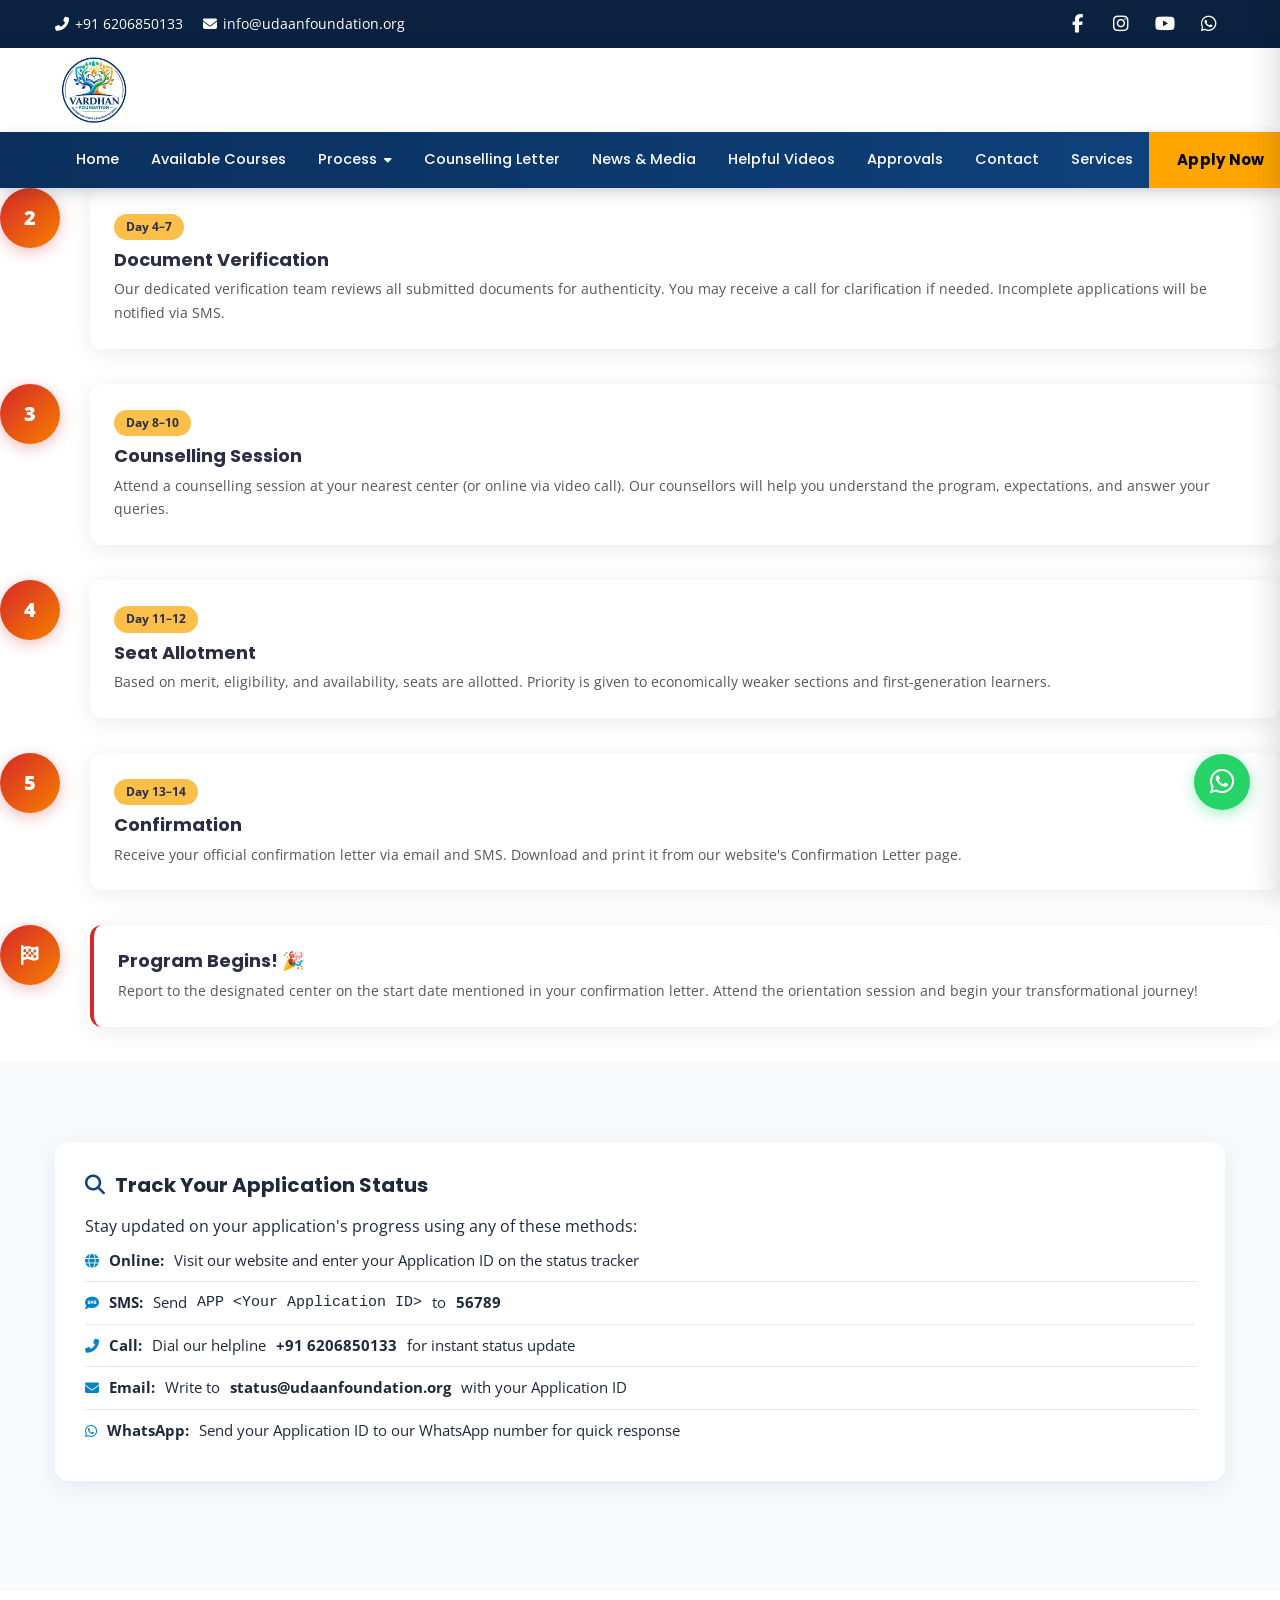
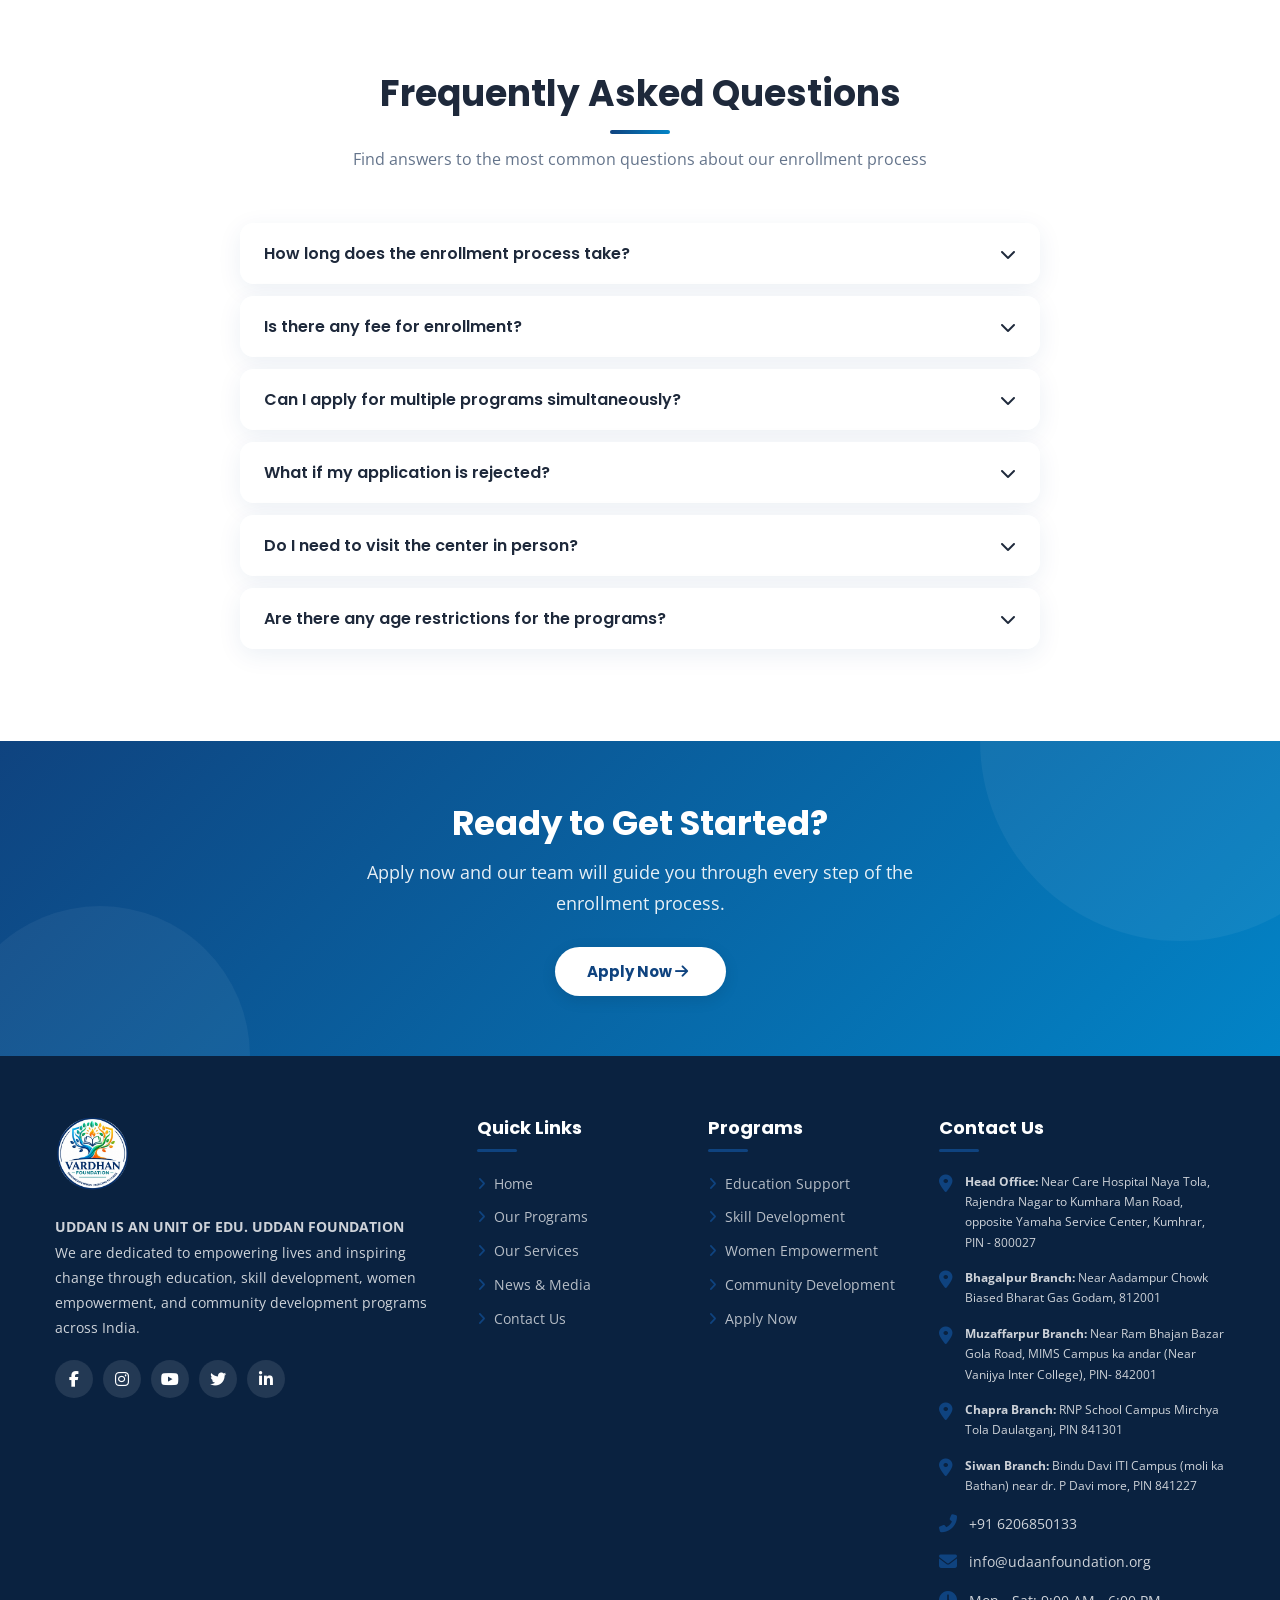
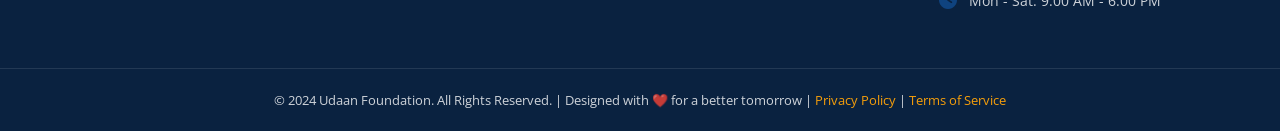
<file: public/frontend/enrollment.html>
<!DOCTYPE html>
<html lang="en">
<head>
  <meta charset="UTF-8">
  <meta name="viewport" content="width=device-width, initial-scale=1.0">
  <title>Enrollment Process — Udaan Foundation</title>
  <meta name="description" content="Understand the complete enrollment process, track your application status, and find answers to frequently asked questions.">
  <link rel="preconnect" href="https://fonts.googleapis.com">
  <link rel="preconnect" href="https://fonts.gstatic.com" crossorigin>
  <link href="https://fonts.googleapis.com/css2?family=Poppins:wght@400;600;700;800&family=Open+Sans:wght@400;600;700&display=swap" rel="stylesheet">
  <link rel="stylesheet" href="https://cdnjs.cloudflare.com/ajax/libs/font-awesome/6.5.1/css/all.min.css">
  <link rel="stylesheet" href="css/style.css">
  <style>
    .timeline{position:relative;padding:20px 0;}.timeline::before{content:'';position:absolute;left:30px;top:0;bottom:0;width:3px;background:linear-gradient(180deg,#D62828,#F77F00,#FCBF49);}
    .timeline-item{display:flex;gap:30px;margin-bottom:35px;position:relative;}
    .timeline-dot{width:60px;height:60px;border-radius:50%;background:linear-gradient(135deg,#D62828,#F77F00);color:#fff;display:flex;align-items:center;justify-content:center;font-weight:800;font-size:20px;flex-shrink:0;z-index:1;box-shadow:0 4px 15px rgba(214,40,40,0.3);}
    .timeline-content{background:#fff;border-radius:12px;padding:24px;box-shadow:0 4px 24px rgba(0,0,0,0.08);flex:1;}
    .timeline-content h3{font-size:18px;margin-bottom:6px;color:#2B2D42;}
    .timeline-content .badge{display:inline-block;background:#FCBF49;color:#2B2D42;padding:3px 12px;border-radius:20px;font-size:12px;font-weight:700;margin-bottom:8px;}
    .timeline-content p{font-size:14px;color:#555;}
    @media(max-width:768px){.timeline::before{left:20px;}.timeline-dot{width:45px;height:45px;font-size:16px;}}
  </style>
</head>
<body>
<div id="preloader"><div class="loader"></div></div>
<div class="top-bar">
  <div class="container">
    <div class="top-bar-left">
      <a href="tel:+916206850133"><i class="fas fa-phone-alt"></i> +91 6206850133</a>
      <a href="mailto:info@udaanfoundation.org"><i class="fas fa-envelope"></i> info@udaanfoundation.org</a>
    </div>
    <div class="top-bar-right">
      <a href="#" title="Facebook"><i class="fab fa-facebook-f"></i></a>
      <a href="#" title="Instagram"><i class="fab fa-instagram"></i></a>
      <a href="#" title="YouTube"><i class="fab fa-youtube"></i></a>
      <a href="https://api.whatsapp.com/send?phone=916206850133&text=Hello Udaan Foundation!" target="_blank" title="WhatsApp"><i class="fab fa-whatsapp"></i></a>
    </div>
  </div>
</div>

<header class="header">
  <div class="header-top container">
    <a href="index.html" class="header-logo"><img src="logo.png" alt="Vardhan Foundation Logo"></a>
    <button class="mobile-toggle" aria-label="Menu"><i class="fas fa-bars"></i></button>
  </div>
  <div class="header-nav-bar">
    <div class="container">
      <nav class="main-nav">
        <ul>
          <li><a href="index.html">Home</a></li>
          <li><a href="available_courses.html">Available Courses</a></li>
          <li><a href="#">Process <i class="fas fa-caret-down" style="font-size:12px;margin-left:3px;"></i></a>
            <ul class="dropdown-menu-custom">
              <li><a href="process.html">How It Works</a></li>
              <li><a href="enrollment.html">Enrollment Process</a></li>
            </ul>
          </li>
          <li><a href="confirmation.html">Counselling Letter</a></li>
          <li><a href="news.html">News &amp; Media</a></li>
          <li><a href="videos.html">Helpful Videos</a></li>
          <li><a href="partners.html">Approvals</a></li>
          <li><a href="contact.html">Contact</a></li>
          <li><a href="services.html">Services</a></li>
        </ul>
      </nav>
      <div class="nav-apply-btn"><a href="apply.html">Apply Now</a></div>
    </div>
  </div>
</header>
<div class="mobile-nav-overlay"></div>
<div class="mobile-nav">
  <div class="mobile-nav-header"><img src="logo.png" alt="Vardhan Foundation"><button class="mobile-nav-close"><i class="fas fa-times"></i></button></div>
  <ul>
    <li><a href="index.html">Home</a></li>
    <li><a href="available_courses.html">Available Courses</a></li>
    <li class="has-sub"><a href="#">Process</a><ul class="sub-menu"><li><a href="process.html">How It Works</a></li><li><a href="enrollment.html">Enrollment Process</a></li></ul></li>
    <li><a href="confirmation.html">Counselling Letter</a></li>
    <li><a href="news.html">News &amp; Media</a></li>
    <li><a href="videos.html">Helpful Videos</a></li>
    <li><a href="partners.html">Approvals</a></li>
    <li><a href="contact.html">Contact</a></li>
    <li><a href="services.html">Services</a></li>
    <li><a href="apply.html" style="color:#FFA500;font-weight:700;">Apply Now</a></li>
  </ul>
</div>

      <div class="timeline-item fade-in">
        <div class="timeline-dot">2</div>
        <div class="timeline-content">
          <span class="badge">Day 4–7</span>
          <h3>Document Verification</h3>
          <p>Our dedicated verification team reviews all submitted documents for authenticity. You may receive a call for clarification if needed. Incomplete applications will be notified via SMS.</p>
        </div>
      </div>
      <div class="timeline-item fade-in">
        <div class="timeline-dot">3</div>
        <div class="timeline-content">
          <span class="badge">Day 8–10</span>
          <h3>Counselling Session</h3>
          <p>Attend a counselling session at your nearest center (or online via video call). Our counsellors will help you understand the program, expectations, and answer your queries.</p>
        </div>
      </div>
      <div class="timeline-item fade-in">
        <div class="timeline-dot">4</div>
        <div class="timeline-content">
          <span class="badge">Day 11–12</span>
          <h3>Seat Allotment</h3>
          <p>Based on merit, eligibility, and availability, seats are allotted. Priority is given to economically weaker sections and first-generation learners.</p>
        </div>
      </div>
      <div class="timeline-item fade-in">
        <div class="timeline-dot">5</div>
        <div class="timeline-content">
          <span class="badge">Day 13–14</span>
          <h3>Confirmation</h3>
          <p>Receive your official confirmation letter via email and SMS. Download and print it from our website's Confirmation Letter page.</p>
        </div>
      </div>
      <div class="timeline-item fade-in">
        <div class="timeline-dot"><i class="fas fa-flag-checkered"></i></div>
        <div class="timeline-content" style="border-left:4px solid #D62828;">
          <h3>Program Begins! 🎉</h3>
          <p>Report to the designated center on the start date mentioned in your confirmation letter. Attend the orientation session and begin your transformational journey!</p>
        </div>
      </div>
    </div>
  </div>
</section>

<!-- Status Tracking -->
<section class="section section-light">
  <div class="container">
    <div class="info-card fade-in">
      <h3><i class="fas fa-search"></i> Track Your Application Status</h3>
      <p>Stay updated on your application's progress using any of these methods:</p>
      <ul>
        <li><i class="fas fa-globe"></i> <strong>Online:</strong> Visit our website and enter your Application ID on the status tracker</li>
        <li><i class="fas fa-sms"></i> <strong>SMS:</strong> Send <code>APP &lt;Your Application ID&gt;</code> to <strong>56789</strong></li>
        <li><i class="fas fa-phone-alt"></i> <strong>Call:</strong> Dial our helpline <strong>+91 6206850133</strong> for instant status update</li>
        <li><i class="fas fa-envelope"></i> <strong>Email:</strong> Write to <strong>status@udaanfoundation.org</strong> with your Application ID</li>
        <li><i class="fab fa-whatsapp"></i> <strong>WhatsApp:</strong> Send your Application ID to our WhatsApp number for quick response</li>
      </ul>
    </div>
  </div>
</section>

<!-- FAQ Section -->
<section class="section">
  <div class="container">
    <div class="section-title fade-in">
      <h2>Frequently Asked Questions</h2>
      <p>Find answers to the most common questions about our enrollment process</p>
    </div>
    <div style="max-width:800px;margin:0 auto;">
      <div class="faq-item fade-in">
        <button class="faq-question">How long does the enrollment process take? <i class="fas fa-chevron-down"></i></button>
        <div class="faq-answer"><p>The entire enrollment process typically takes 14 working days from the date of application submission. This includes document verification (4-7 days), counselling (2-3 days), and seat allotment (2-3 days).</p></div>
      </div>
      <div class="faq-item fade-in">
        <button class="faq-question">Is there any fee for enrollment? <i class="fas fa-chevron-down"></i></button>
        <div class="faq-answer"><p>No, absolutely not. All Udaan Foundation programs are completely FREE of cost. We do not charge any registration fee, processing fee, or tuition fee. If anyone asks you for money on our behalf, please report it immediately.</p></div>
      </div>
      <div class="faq-item fade-in">
        <button class="faq-question">Can I apply for multiple programs simultaneously? <i class="fas fa-chevron-down"></i></button>
        <div class="faq-answer"><p>Yes, you can apply for up to 2 programs simultaneously. However, depending on the schedule and your availability, you may be allotted one program at a time. You can enroll in the second program after completing the first.</p></div>
      </div>
      <div class="faq-item fade-in">
        <button class="faq-question">What if my application is rejected? <i class="fas fa-chevron-down"></i></button>
        <div class="faq-answer"><p>If your application is rejected, you will be notified with the specific reason. You can address the concerns (such as missing documents or eligibility issues) and re-apply in the next enrollment cycle. Our team is always available to help.</p></div>
      </div>
      <div class="faq-item fade-in">
        <button class="faq-question">Do I need to visit the center in person? <i class="fas fa-chevron-down"></i></button>
        <div class="faq-answer"><p>Only for the counselling session and program orientation. The application can be submitted entirely online. For the counselling session, we also offer video call options for candidates in remote areas.</p></div>
      </div>
      <div class="faq-item fade-in">
        <button class="faq-question">Are there any age restrictions for the programs? <i class="fas fa-chevron-down"></i></button>
        <div class="faq-answer"><p>Most programs are designed for individuals aged 16–45 years. However, some community development and women empowerment programs have no upper age limit. Please check the specific program details for exact eligibility.</p></div>
      </div>
    </div>
  </div>
</section>

<section class="cta-section">
  <div class="container" style="position:relative;z-index:1;">
    <h2>Ready to Get Started?</h2>
    <p>Apply now and our team will guide you through every step of the enrollment process.</p>
    <a href="apply.html" class="btn btn-white">Apply Now <i class="fas fa-arrow-right"></i></a>
  </div>
</section>

<footer class="footer"><div class="container"><div class="footer-grid"><div class="footer-brand"><img src="images/footer_logo.png" alt="Vardhan Foundation" style="max-height:80px; width:auto; margin-bottom:15px;">
        <p><strong>UDDAN IS AN UNIT OF EDU. UDDAN FOUNDATION</strong><br>We are dedicated to empowering lives and inspiring change through education, skill development, women empowerment, and community development programs across India.</p><div class="footer-social"><a href="#"><i class="fab fa-facebook-f"></i></a><a href="#"><i class="fab fa-instagram"></i></a><a href="#"><i class="fab fa-youtube"></i></a><a href="#"><i class="fab fa-twitter"></i></a><a href="#"><i class="fab fa-linkedin-in"></i></a></div></div><div><h4>Quick Links</h4><ul class="footer-links"><li><a href="index.html">Home</a></li><li><a href="programs.html">Our Programs</a></li><li><a href="services.html">Our Services</a></li><li><a href="news.html">News &amp; Media</a></li><li><a href="contact.html">Contact Us</a></li></ul></div><div><h4>Programs</h4><ul class="footer-links"><li><a href="programs.html">Education Support</a></li><li><a href="programs.html">Skill Development</a></li><li><a href="programs.html">Women Empowerment</a></li><li><a href="programs.html">Community Development</a></li><li><a href="apply.html">Apply Now</a></li></ul></div><div><h4>Contact Us</h4><ul class="footer-contact"><li><i class="fas fa-map-marker-alt"></i><span style="font-size:12px;"><strong>Head Office:</strong> Near Care Hospital Naya Tola, Rajendra Nagar to Kumhara Man Road, opposite Yamaha Service Center, Kumhrar, PIN - 800027</span></li>
          <li><i class="fas fa-map-marker-alt"></i><span style="font-size:12px;"><strong>Bhagalpur Branch:</strong> Near Aadampur Chowk Biased Bharat Gas Godam, 812001</span></li>
          <li><i class="fas fa-map-marker-alt"></i><span style="font-size:12px;"><strong>Muzaffarpur Branch:</strong> Near Ram Bhajan Bazar Gola Road, MIMS Campus ka andar (Near Vanijya Inter College), PIN- 842001</span></li>
          <li><i class="fas fa-map-marker-alt"></i><span style="font-size:12px;"><strong>Chapra Branch:</strong> RNP School Campus Mirchya Tola Daulatganj, PIN 841301</span></li>
          <li><i class="fas fa-map-marker-alt"></i><span style="font-size:12px;"><strong>Siwan Branch:</strong> Bindu Davi ITI Campus (moli ka Bathan) near dr. P Davi more, PIN 841227</span></li>
          <li><i class="fas fa-phone-alt"></i><span>+91 6206850133</span></li><li><i class="fas fa-envelope"></i><span>info@udaanfoundation.org</span></li><li><i class="fas fa-clock"></i><span>Mon - Sat: 9:00 AM - 6:00 PM</span></li></ul></div></div></div><div class="footer-bottom"><div class="container"><p>&copy; 2024 Udaan Foundation. All Rights Reserved. | Designed with ❤️ for a better tomorrow | <a href="#">Privacy Policy</a> | <a href="#">Terms of Service</a></p></div></div></footer>
<a href="https://api.whatsapp.com/send?phone=916206850133&text=Hello Udaan Foundation!" target="_blank" class="whatsapp-float" title="Chat on WhatsApp"><i class="fab fa-whatsapp"></i></a>
<button class="scroll-top" aria-label="Scroll to top"><i class="fas fa-arrow-up"></i></button>
<script src="js/main.js"></script>
</body>
</html>
</file>
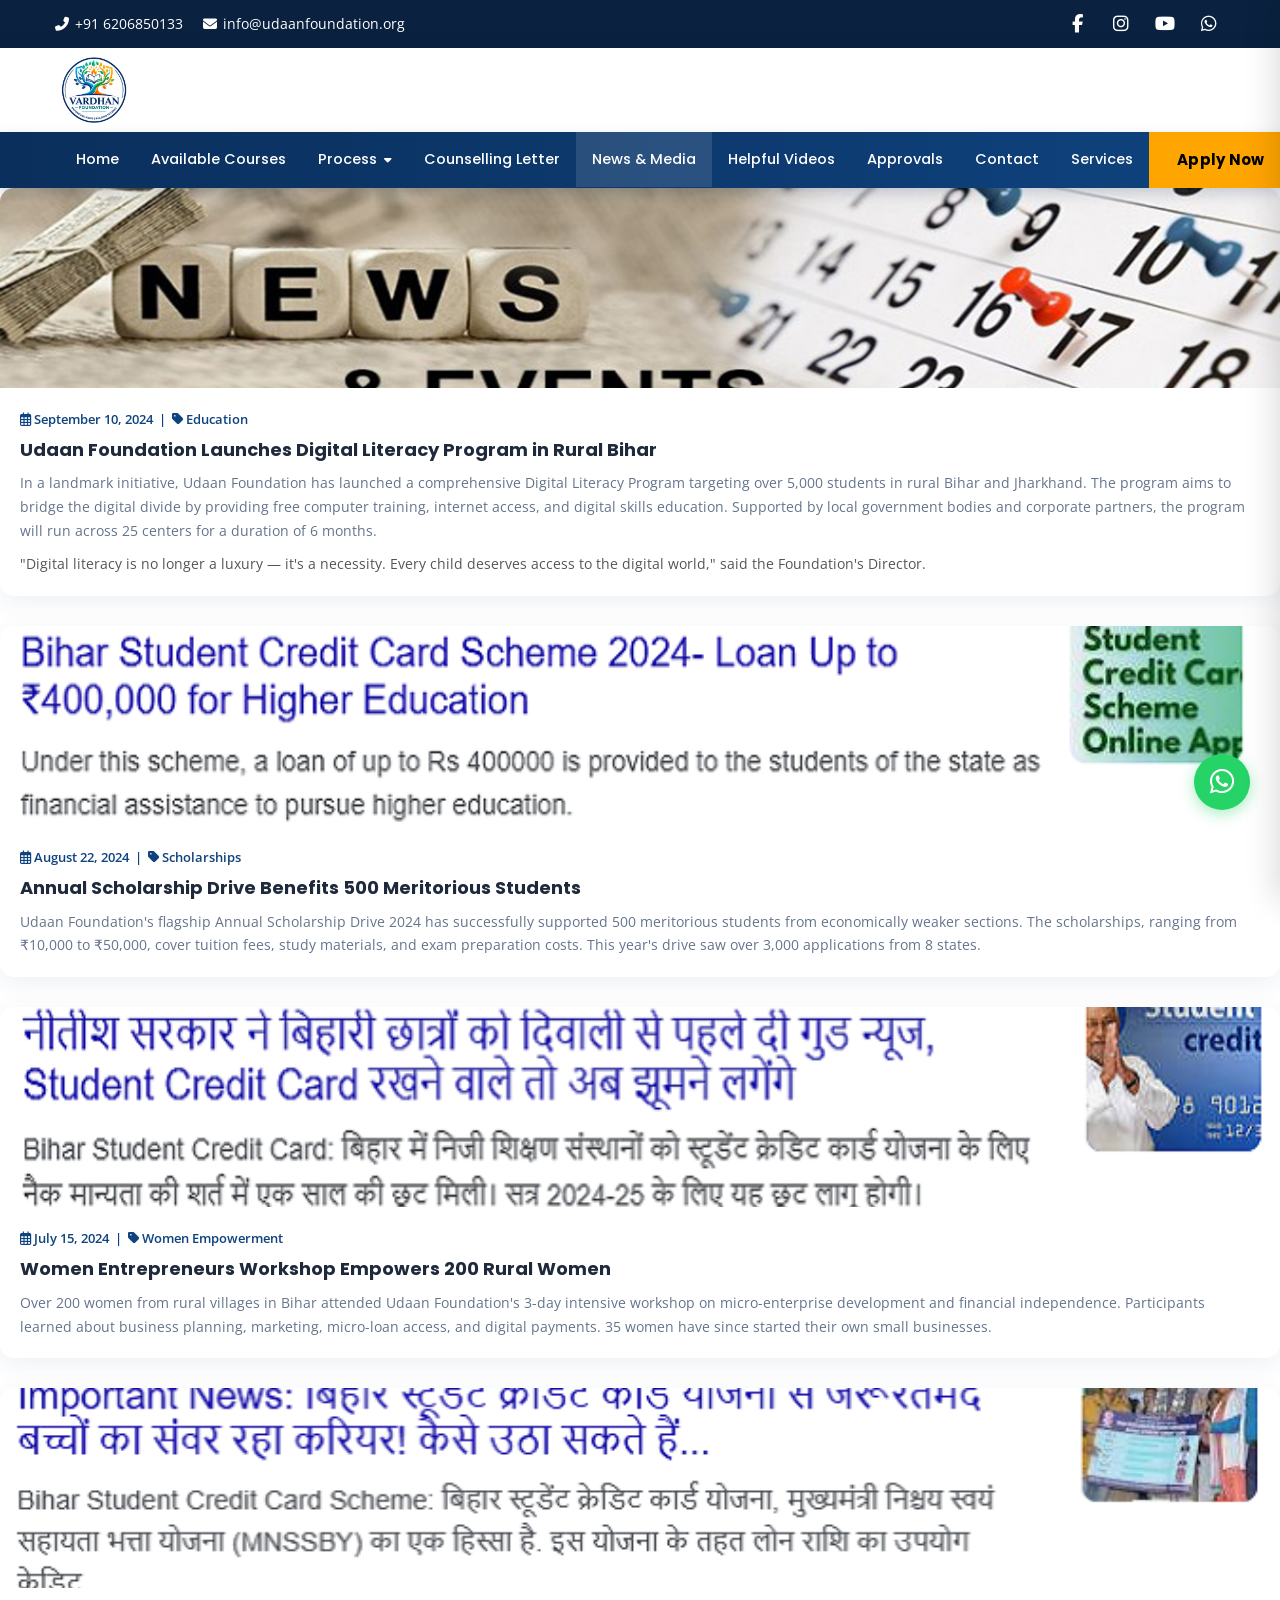
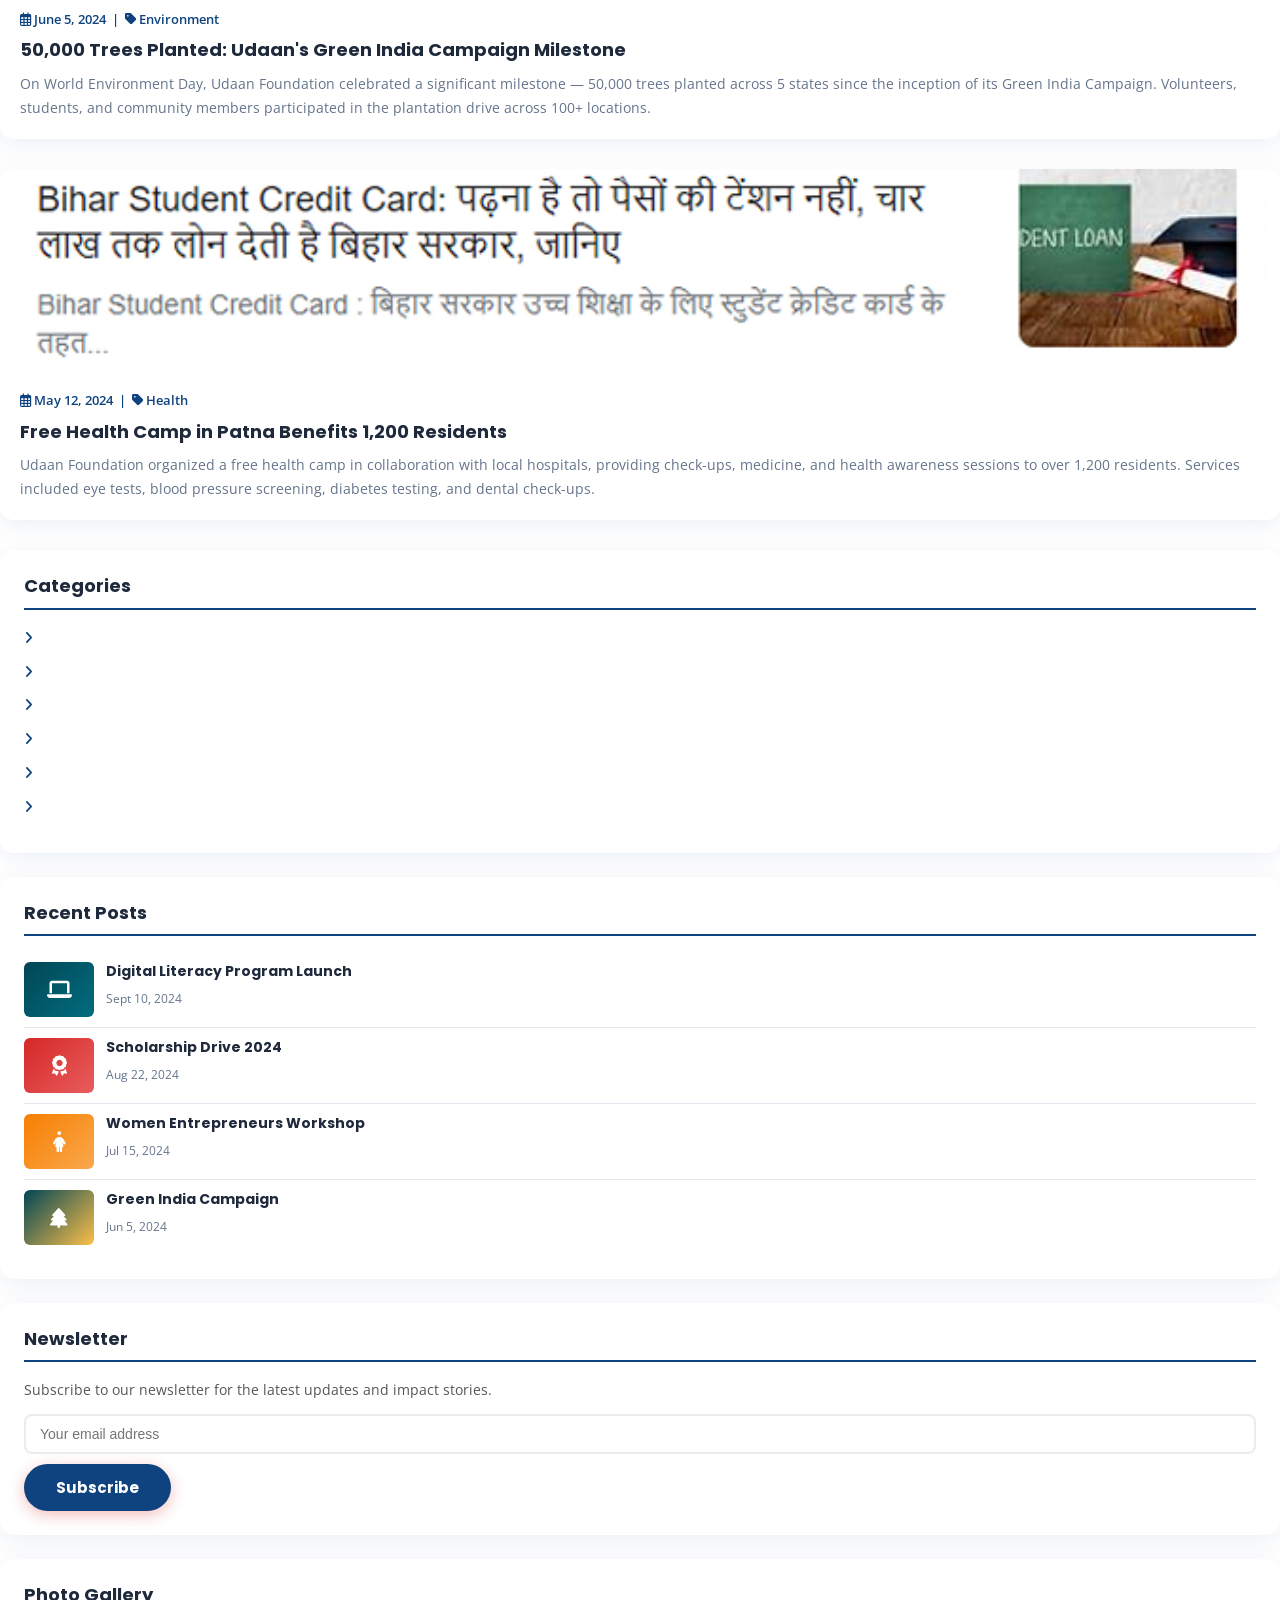
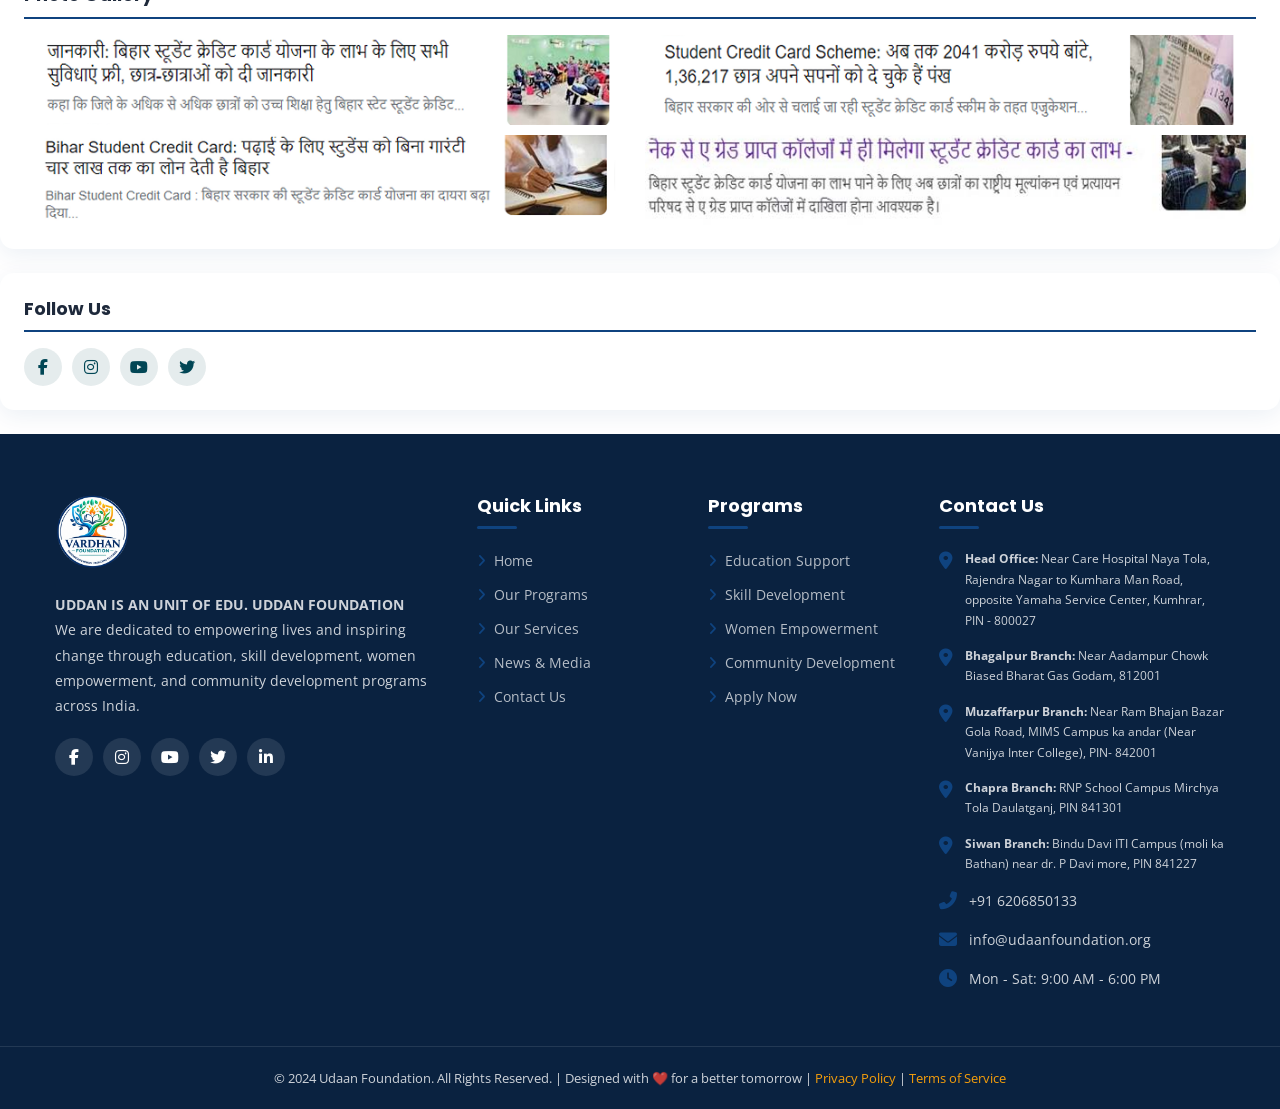
<file: public/frontend/news.html>
<!DOCTYPE html>
<html lang="en">
<head>
  <meta charset="UTF-8">
  <meta name="viewport" content="width=device-width, initial-scale=1.0">
  <title>News &amp; Media — Udaan Foundation</title>
  <meta name="description" content="Latest news, events, and media coverage of Udaan Foundation's programs and impact.">
  <link rel="preconnect" href="https://fonts.googleapis.com">
  <link rel="preconnect" href="https://fonts.gstatic.com" crossorigin>
  <link href="https://fonts.googleapis.com/css2?family=Poppins:wght@400;600;700;800&family=Open+Sans:wght@400;600;700&display=swap" rel="stylesheet">
  <link rel="stylesheet" href="https://cdnjs.cloudflare.com/ajax/libs/font-awesome/6.5.1/css/all.min.css">
  <link rel="stylesheet" href="css/style.css">
</head>
<body>
<div id="preloader"><div class="loader"></div></div>
<div class="top-bar">
  <div class="container">
    <div class="top-bar-left">
      <a href="tel:+916206850133"><i class="fas fa-phone-alt"></i> +91 6206850133</a>
      <a href="mailto:info@udaanfoundation.org"><i class="fas fa-envelope"></i> info@udaanfoundation.org</a>
    </div>
    <div class="top-bar-right">
      <a href="#" title="Facebook"><i class="fab fa-facebook-f"></i></a>
      <a href="#" title="Instagram"><i class="fab fa-instagram"></i></a>
      <a href="#" title="YouTube"><i class="fab fa-youtube"></i></a>
      <a href="https://api.whatsapp.com/send?phone=916206850133&text=Hello Udaan Foundation!" target="_blank" title="WhatsApp"><i class="fab fa-whatsapp"></i></a>
    </div>
  </div>
</div>

<header class="header">
  <div class="header-top container">
    <a href="index.html" class="header-logo"><img src="logo.png" alt="Vardhan Foundation Logo"></a>
    <button class="mobile-toggle" aria-label="Menu"><i class="fas fa-bars"></i></button>
  </div>
  <div class="header-nav-bar">
    <div class="container">
      <nav class="main-nav">
        <ul>
          <li><a href="index.html">Home</a></li>
          <li><a href="available_courses.html">Available Courses</a></li>
          <li><a href="#">Process <i class="fas fa-caret-down" style="font-size:12px;margin-left:3px;"></i></a>
            <ul class="dropdown-menu-custom">
              <li><a href="process.html">How It Works</a></li>
              <li><a href="enrollment.html">Enrollment Process</a></li>
            </ul>
          </li>
          <li><a href="confirmation.html">Counselling Letter</a></li>
          <li><a href="news.html">News &amp; Media</a></li>
          <li><a href="videos.html">Helpful Videos</a></li>
          <li><a href="partners.html">Approvals</a></li>
          <li><a href="contact.html">Contact</a></li>
          <li><a href="services.html">Services</a></li>
        </ul>
      </nav>
      <div class="nav-apply-btn"><a href="apply.html">Apply Now</a></div>
    </div>
  </div>
</header>
<div class="mobile-nav-overlay"></div>
<div class="mobile-nav">
  <div class="mobile-nav-header"><img src="logo.png" alt="Vardhan Foundation"><button class="mobile-nav-close"><i class="fas fa-times"></i></button></div>
  <ul>
    <li><a href="index.html">Home</a></li>
    <li><a href="available_courses.html">Available Courses</a></li>
    <li class="has-sub"><a href="#">Process</a><ul class="sub-menu"><li><a href="process.html">How It Works</a></li><li><a href="enrollment.html">Enrollment Process</a></li></ul></li>
    <li><a href="confirmation.html">Counselling Letter</a></li>
    <li><a href="news.html">News &amp; Media</a></li>
    <li><a href="videos.html">Helpful Videos</a></li>
    <li><a href="partners.html">Approvals</a></li>
    <li><a href="contact.html">Contact</a></li>
    <li><a href="services.html">Services</a></li>
    <li><a href="apply.html" style="color:#FFA500;font-weight:700;">Apply Now</a></li>
  </ul>
</div>

        <!-- News 1 -->
        <div class="news-card fade-in" style="margin-bottom:30px;">
          <div class="news-card-img"><img src="news slide (1).png" alt="Digital literacy program" /></div>
          <div class="news-card-body">
            <div class="news-card-date"><i class="far fa-calendar-alt"></i> September 10, 2024 &nbsp;|&nbsp; <i class="fas fa-tag"></i> Education</div>
            <h3>Udaan Foundation Launches Digital Literacy Program in Rural Bihar</h3>
            <p>In a landmark initiative, Udaan Foundation has launched a comprehensive Digital Literacy Program targeting over 5,000 students in rural Bihar and Jharkhand. The program aims to bridge the digital divide by providing free computer training, internet access, and digital skills education. Supported by local government bodies and corporate partners, the program will run across 25 centers for a duration of 6 months.</p>
            <p style="margin-top:10px;font-size:14px;color:#555;">"Digital literacy is no longer a luxury — it's a necessity. Every child deserves access to the digital world," said the Foundation's Director.</p>
          </div>
        </div>

        <!-- News 2 -->
        <div class="news-card fade-in" style="margin-bottom:30px;">
          <div class="news-card-img"><img src="news slide (2).png" alt="Annual scholarship drive" /></div>
          <div class="news-card-body">
            <div class="news-card-date"><i class="far fa-calendar-alt"></i> August 22, 2024 &nbsp;|&nbsp; <i class="fas fa-tag"></i> Scholarships</div>
            <h3>Annual Scholarship Drive Benefits 500 Meritorious Students</h3>
            <p>Udaan Foundation's flagship Annual Scholarship Drive 2024 has successfully supported 500 meritorious students from economically weaker sections. The scholarships, ranging from ₹10,000 to ₹50,000, cover tuition fees, study materials, and exam preparation costs. This year's drive saw over 3,000 applications from 8 states.</p>
          </div>
        </div>

        <!-- News 3 -->
        <div class="news-card fade-in" style="margin-bottom:30px;">
          <div class="news-card-img"><img src="news slide (3).png" alt="Women entrepreneurs workshop" /></div>
          <div class="news-card-body">
            <div class="news-card-date"><i class="far fa-calendar-alt"></i> July 15, 2024 &nbsp;|&nbsp; <i class="fas fa-tag"></i> Women Empowerment</div>
            <h3>Women Entrepreneurs Workshop Empowers 200 Rural Women</h3>
            <p>Over 200 women from rural villages in Bihar attended Udaan Foundation's 3-day intensive workshop on micro-enterprise development and financial independence. Participants learned about business planning, marketing, micro-loan access, and digital payments. 35 women have since started their own small businesses.</p>
          </div>
        </div>

        <!-- News 4 -->
        <div class="news-card fade-in" style="margin-bottom:30px;">
          <div class="news-card-img"><img src="news slide (4).png" alt="Green India campaign" /></div>
          <div class="news-card-body">
            <div class="news-card-date"><i class="far fa-calendar-alt"></i> June 5, 2024 &nbsp;|&nbsp; <i class="fas fa-tag"></i> Environment</div>
            <h3>50,000 Trees Planted: Udaan's Green India Campaign Milestone</h3>
            <p>On World Environment Day, Udaan Foundation celebrated a significant milestone — 50,000 trees planted across 5 states since the inception of its Green India Campaign. Volunteers, students, and community members participated in the plantation drive across 100+ locations.</p>
          </div>
        </div>

        <!-- News 5 -->
        <div class="news-card fade-in" style="margin-bottom:30px;">
          <div class="news-card-img"><img src="news slide (5).png" alt="Health camp" /></div>
          <div class="news-card-body">
            <div class="news-card-date"><i class="far fa-calendar-alt"></i> May 12, 2024 &nbsp;|&nbsp; <i class="fas fa-tag"></i> Health</div>
            <h3>Free Health Camp in Patna Benefits 1,200 Residents</h3>
            <p>Udaan Foundation organized a free health camp in collaboration with local hospitals, providing check-ups, medicine, and health awareness sessions to over 1,200 residents. Services included eye tests, blood pressure screening, diabetes testing, and dental check-ups.</p>
          </div>
        </div>
      </div>

      <!-- Sidebar -->
      <div class="news-sidebar">
        <div class="widget">
          <h4>Categories</h4>
          <ul class="footer-links">
            <li><a href="#">Education (12)</a></li>
            <li><a href="#">Skill Development (8)</a></li>
            <li><a href="#">Women Empowerment (6)</a></li>
            <li><a href="#">Community Development (9)</a></li>
            <li><a href="#">Health (5)</a></li>
            <li><a href="#">Environment (4)</a></li>
          </ul>
        </div>

        <div class="widget">
          <h4>Recent Posts</h4>
          <div class="recent-post">
            <div class="rp-thumb" style="background:linear-gradient(135deg,#014655,#026d7e);"><i class="fas fa-laptop" style="color:#fff;"></i></div>
            <div><h5>Digital Literacy Program Launch</h5><span>Sept 10, 2024</span></div>
          </div>
          <div class="recent-post">
            <div class="rp-thumb" style="background:linear-gradient(135deg,#D62828,#e85d5d);"><i class="fas fa-award" style="color:#fff;"></i></div>
            <div><h5>Scholarship Drive 2024</h5><span>Aug 22, 2024</span></div>
          </div>
          <div class="recent-post">
            <div class="rp-thumb" style="background:linear-gradient(135deg,#F77F00,#f9a84d);"><i class="fas fa-female" style="color:#fff;"></i></div>
            <div><h5>Women Entrepreneurs Workshop</h5><span>Jul 15, 2024</span></div>
          </div>
          <div class="recent-post">
            <div class="rp-thumb" style="background:linear-gradient(135deg,#014655,#FCBF49);"><i class="fas fa-tree" style="color:#fff;"></i></div>
            <div><h5>Green India Campaign</h5><span>Jun 5, 2024</span></div>
          </div>
        </div>

        <div class="widget">
          <h4>Newsletter</h4>
          <p style="font-size:14px;color:#555;margin-bottom:12px;">Subscribe to our newsletter for the latest updates and impact stories.</p>
          <input type="email" placeholder="Your email address" style="width:100%;padding:10px 14px;border:2px solid #e9ecef;border-radius:8px;margin-bottom:10px;font-size:14px;">
          <button class="btn btn-primary" style="width:100;">Subscribe</button>
        </div>

        <div class="widget">
          <h4>Photo Gallery</h4>
          <div class="mini-gallery">
            <img src="news slide (6).png" alt="News gallery image six" />
            <img src="news slide (7).png" alt="News gallery image seven" />
            <img src="news slide (8).png" alt="News gallery image eight" />
            <img src="news slide (9).png" alt="News gallery image nine" />
          </div>
        </div>

        <div class="widget">
          <h4>Follow Us</h4>
          <div class="footer-social" style="justify-content:flex-start;">
            <a href="#" style="background:rgba(1,70,85,0.1);color:#014655;"><i class="fab fa-facebook-f"></i></a>
            <a href="#" style="background:rgba(1,70,85,0.1);color:#014655;"><i class="fab fa-instagram"></i></a>
            <a href="#" style="background:rgba(1,70,85,0.1);color:#014655;"><i class="fab fa-youtube"></i></a>
            <a href="#" style="background:rgba(1,70,85,0.1);color:#014655;"><i class="fab fa-twitter"></i></a>
          </div>
        </div>
      </div>
    </div>
  </div>
</section>

<footer class="footer"><div class="container"><div class="footer-grid"><div class="footer-brand"><img src="images/footer_logo.png" alt="Vardhan Foundation" style="max-height:80px; width:auto; margin-bottom:15px;">
        <p><strong>UDDAN IS AN UNIT OF EDU. UDDAN FOUNDATION</strong><br>We are dedicated to empowering lives and inspiring change through education, skill development, women empowerment, and community development programs across India.</p><div class="footer-social"><a href="#"><i class="fab fa-facebook-f"></i></a><a href="#"><i class="fab fa-instagram"></i></a><a href="#"><i class="fab fa-youtube"></i></a><a href="#"><i class="fab fa-twitter"></i></a><a href="#"><i class="fab fa-linkedin-in"></i></a></div></div><div><h4>Quick Links</h4><ul class="footer-links"><li><a href="index.html">Home</a></li><li><a href="programs.html">Our Programs</a></li><li><a href="services.html">Our Services</a></li><li><a href="news.html">News &amp; Media</a></li><li><a href="contact.html">Contact Us</a></li></ul></div><div><h4>Programs</h4><ul class="footer-links"><li><a href="programs.html">Education Support</a></li><li><a href="programs.html">Skill Development</a></li><li><a href="programs.html">Women Empowerment</a></li><li><a href="programs.html">Community Development</a></li><li><a href="apply.html">Apply Now</a></li></ul></div><div><h4>Contact Us</h4><ul class="footer-contact"><li><i class="fas fa-map-marker-alt"></i><span style="font-size:12px;"><strong>Head Office:</strong> Near Care Hospital Naya Tola, Rajendra Nagar to Kumhara Man Road, opposite Yamaha Service Center, Kumhrar, PIN - 800027</span></li>
          <li><i class="fas fa-map-marker-alt"></i><span style="font-size:12px;"><strong>Bhagalpur Branch:</strong> Near Aadampur Chowk Biased Bharat Gas Godam, 812001</span></li>
          <li><i class="fas fa-map-marker-alt"></i><span style="font-size:12px;"><strong>Muzaffarpur Branch:</strong> Near Ram Bhajan Bazar Gola Road, MIMS Campus ka andar (Near Vanijya Inter College), PIN- 842001</span></li>
          <li><i class="fas fa-map-marker-alt"></i><span style="font-size:12px;"><strong>Chapra Branch:</strong> RNP School Campus Mirchya Tola Daulatganj, PIN 841301</span></li>
          <li><i class="fas fa-map-marker-alt"></i><span style="font-size:12px;"><strong>Siwan Branch:</strong> Bindu Davi ITI Campus (moli ka Bathan) near dr. P Davi more, PIN 841227</span></li>
          <li><i class="fas fa-phone-alt"></i><span>+91 6206850133</span></li><li><i class="fas fa-envelope"></i><span>info@udaanfoundation.org</span></li><li><i class="fas fa-clock"></i><span>Mon - Sat: 9:00 AM - 6:00 PM</span></li></ul></div></div></div><div class="footer-bottom"><div class="container"><p>&copy; 2024 Udaan Foundation. All Rights Reserved. | Designed with ❤️ for a better tomorrow | <a href="#">Privacy Policy</a> | <a href="#">Terms of Service</a></p></div></div></footer>
<a href="https://api.whatsapp.com/send?phone=916206850133&text=Hello Udaan Foundation!" target="_blank" class="whatsapp-float" title="Chat on WhatsApp"><i class="fab fa-whatsapp"></i></a>
<button class="scroll-top" aria-label="Scroll to top"><i class="fas fa-arrow-up"></i></button>
<script src="js/main.js"></script>
</body>
</html>
</file>
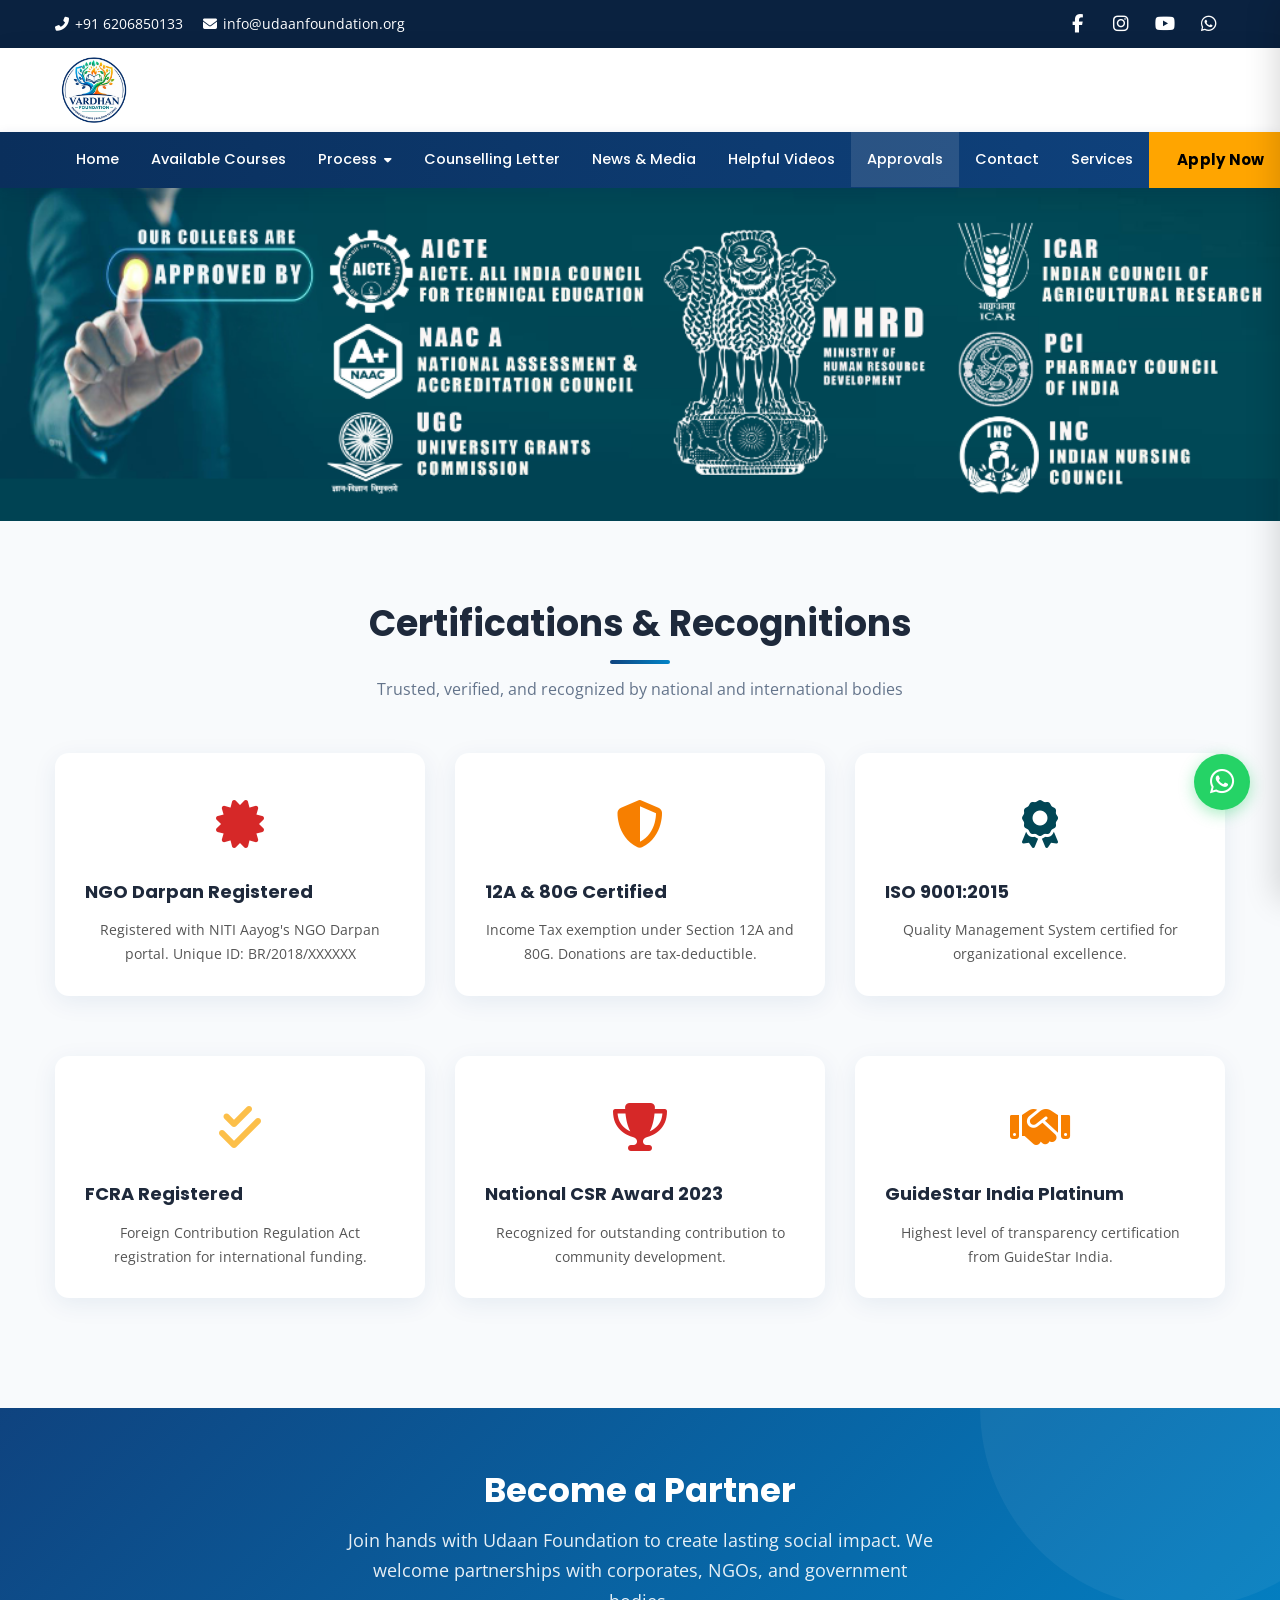
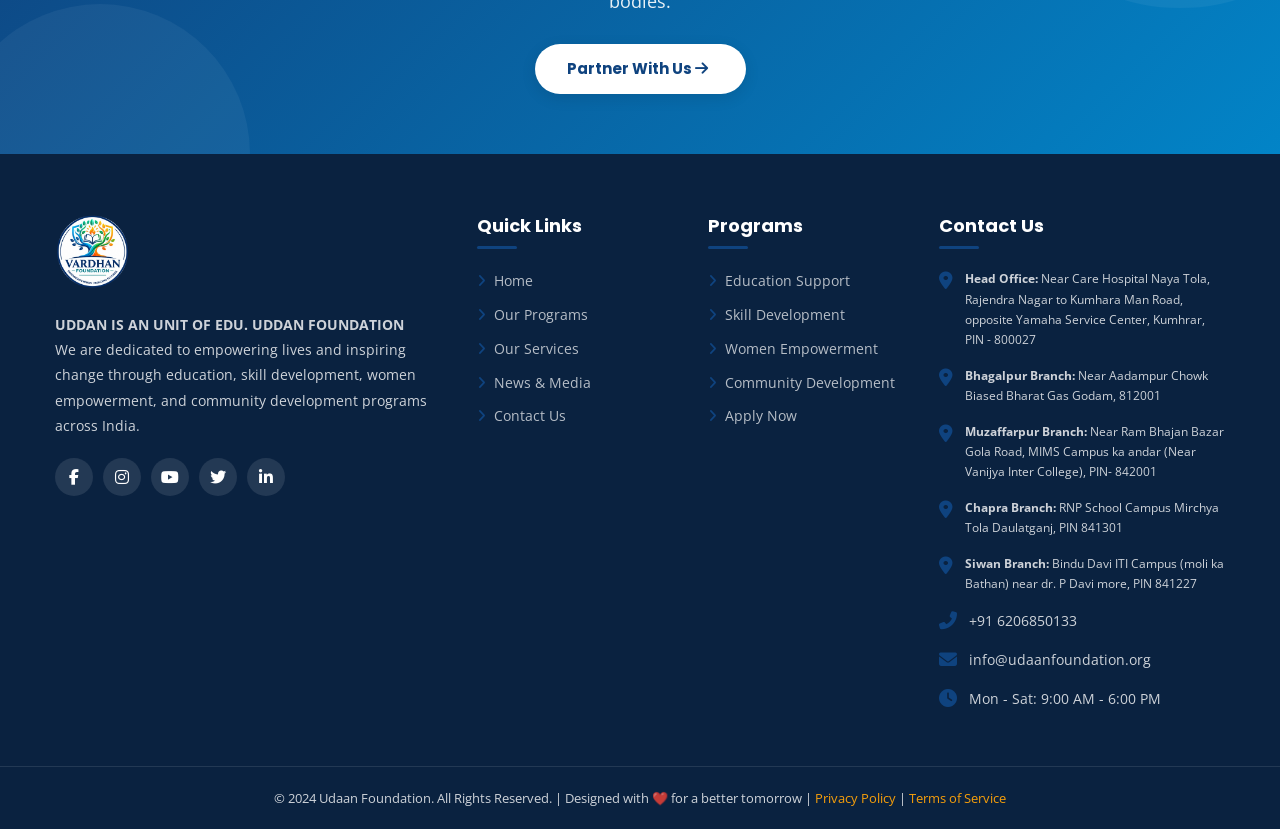
<file: public/frontend/partners.html>
<!DOCTYPE html>
<html lang="en">
<head>
  <meta charset="UTF-8">
  <meta name="viewport" content="width=device-width, initial-scale=1.0">
  <title>Partners &amp; Certifications — Udaan Foundation</title>
  <meta name="description" content="Our partners, certifications, and recognitions that validate Udaan Foundation's commitment to social impact.">
  <link rel="preconnect" href="https://fonts.googleapis.com">
  <link rel="preconnect" href="https://fonts.gstatic.com" crossorigin>
  <link href="https://fonts.googleapis.com/css2?family=Poppins:wght@400;600;700;800&family=Open+Sans:wght@400;600;700&display=swap" rel="stylesheet">
  <link rel="stylesheet" href="https://cdnjs.cloudflare.com/ajax/libs/font-awesome/6.5.1/css/all.min.css">
  <link rel="stylesheet" href="css/style.css">
</head>
<body>
<div id="preloader"><div class="loader"></div></div>
<div class="top-bar">
  <div class="container">
    <div class="top-bar-left">
      <a href="tel:+916206850133"><i class="fas fa-phone-alt"></i> +91 6206850133</a>
      <a href="mailto:info@udaanfoundation.org"><i class="fas fa-envelope"></i> info@udaanfoundation.org</a>
    </div>
    <div class="top-bar-right">
      <a href="#" title="Facebook"><i class="fab fa-facebook-f"></i></a>
      <a href="#" title="Instagram"><i class="fab fa-instagram"></i></a>
      <a href="#" title="YouTube"><i class="fab fa-youtube"></i></a>
      <a href="https://api.whatsapp.com/send?phone=916206850133&text=Hello Udaan Foundation!" target="_blank" title="WhatsApp"><i class="fab fa-whatsapp"></i></a>
    </div>
  </div>
</div>

<header class="header">
  <div class="header-top container">
    <a href="index.html" class="header-logo"><img src="logo.png" alt="Vardhan Foundation Logo"></a>
    <button class="mobile-toggle" aria-label="Menu"><i class="fas fa-bars"></i></button>
  </div>
  <div class="header-nav-bar">
    <div class="container">
      <nav class="main-nav">
        <ul>
          <li><a href="index.html">Home</a></li>
          <li><a href="available_courses.html">Available Courses</a></li>
          <li><a href="#">Process <i class="fas fa-caret-down" style="font-size:12px;margin-left:3px;"></i></a>
            <ul class="dropdown-menu-custom">
              <li><a href="process.html">How It Works</a></li>
              <li><a href="enrollment.html">Enrollment Process</a></li>
            </ul>
          </li>
          <li><a href="confirmation.html">Counselling Letter</a></li>
          <li><a href="news.html">News &amp; Media</a></li>
          <li><a href="videos.html">Helpful Videos</a></li>
          <li><a href="partners.html">Approvals</a></li>
          <li><a href="contact.html">Contact</a></li>
          <li><a href="services.html">Services</a></li>
        </ul>
      </nav>
      <div class="nav-apply-btn"><a href="apply.html">Apply Now</a></div>
    </div>
  </div>
</header>
<div class="mobile-nav-overlay"></div>
<div class="mobile-nav">
  <div class="mobile-nav-header"><img src="logo.png" alt="Vardhan Foundation"><button class="mobile-nav-close"><i class="fas fa-times"></i></button></div>
  <ul>
    <li><a href="index.html">Home</a></li>
    <li><a href="available_courses.html">Available Courses</a></li>
    <li class="has-sub"><a href="#">Process</a><ul class="sub-menu"><li><a href="process.html">How It Works</a></li><li><a href="enrollment.html">Enrollment Process</a></li></ul></li>
    <li><a href="confirmation.html">Counselling Letter</a></li>
    <li><a href="news.html">News &amp; Media</a></li>
    <li><a href="videos.html">Helpful Videos</a></li>
    <li><a href="partners.html">Approvals</a></li>
    <li><a href="contact.html">Contact</a></li>
    <li><a href="services.html">Services</a></li>
    <li><a href="apply.html" style="color:#FFA500;font-weight:700;">Apply Now</a></li>
  </ul>
</div>

<!-- Approvals Banner -->
<section class="section" style="padding: 0;">
  <div style="width: 100%;">
    <img src="images/approvals.png" alt="Our Colleges Are Approved By" style="width: 100%; height: auto; display: block;">
  </div>
</section>

<!-- Certifications -->
<section class="section section-light">
  <div class="container">
    <div class="section-title fade-in">
      <h2>Certifications &amp; Recognitions</h2>
      <p>Trusted, verified, and recognized by national and international bodies</p>
    </div>
    <div style="display:grid;grid-template-columns:repeat(3,1fr);gap:30px;">
      <div class="info-card fade-in text-center">
        <div style="font-size:48px;color:#D62828;margin-bottom:15px;"><i class="fas fa-certificate"></i></div>
        <h3 style="font-size:18px;">NGO Darpan Registered</h3>
        <p style="font-size:14px;color:#555;">Registered with NITI Aayog's NGO Darpan portal. Unique ID: BR/2018/XXXXXX</p>
      </div>
      <div class="info-card fade-in text-center">
        <div style="font-size:48px;color:#F77F00;margin-bottom:15px;"><i class="fas fa-shield-alt"></i></div>
        <h3 style="font-size:18px;">12A &amp; 80G Certified</h3>
        <p style="font-size:14px;color:#555;">Income Tax exemption under Section 12A and 80G. Donations are tax-deductible.</p>
      </div>
      <div class="info-card fade-in text-center">
        <div style="font-size:48px;color:#014655;margin-bottom:15px;"><i class="fas fa-award"></i></div>
        <h3 style="font-size:18px;">ISO 9001:2015</h3>
        <p style="font-size:14px;color:#555;">Quality Management System certified for organizational excellence.</p>
      </div>
      <div class="info-card fade-in text-center">
        <div style="font-size:48px;color:#FCBF49;margin-bottom:15px;"><i class="fas fa-check-double"></i></div>
        <h3 style="font-size:18px;">FCRA Registered</h3>
        <p style="font-size:14px;color:#555;">Foreign Contribution Regulation Act registration for international funding.</p>
      </div>
      <div class="info-card fade-in text-center">
        <div style="font-size:48px;color:#D62828;margin-bottom:15px;"><i class="fas fa-trophy"></i></div>
        <h3 style="font-size:18px;">National CSR Award 2023</h3>
        <p style="font-size:14px;color:#555;">Recognized for outstanding contribution to community development.</p>
      </div>
      <div class="info-card fade-in text-center">
        <div style="font-size:48px;color:#F77F00;margin-bottom:15px;"><i class="fas fa-handshake"></i></div>
        <h3 style="font-size:18px;">GuideStar India Platinum</h3>
        <p style="font-size:14px;color:#555;">Highest level of transparency certification from GuideStar India.</p>
      </div>
    </div>
  </div>
</section>

<!-- Become a Partner CTA -->
<section class="cta-section">
  <div class="container" style="position:relative;z-index:1;">
    <h2>Become a Partner</h2>
    <p>Join hands with Udaan Foundation to create lasting social impact. We welcome partnerships with corporates, NGOs, and government bodies.</p>
    <a href="contact.html" class="btn btn-white">Partner With Us <i class="fas fa-arrow-right"></i></a>
  </div>
</section>

<footer class="footer"><div class="container"><div class="footer-grid"><div class="footer-brand"><img src="images/footer_logo.png" alt="Vardhan Foundation" style="max-height:80px; width:auto; margin-bottom:15px;">
        <p><strong>UDDAN IS AN UNIT OF EDU. UDDAN FOUNDATION</strong><br>We are dedicated to empowering lives and inspiring change through education, skill development, women empowerment, and community development programs across India.</p><div class="footer-social"><a href="#"><i class="fab fa-facebook-f"></i></a><a href="#"><i class="fab fa-instagram"></i></a><a href="#"><i class="fab fa-youtube"></i></a><a href="#"><i class="fab fa-twitter"></i></a><a href="#"><i class="fab fa-linkedin-in"></i></a></div></div><div><h4>Quick Links</h4><ul class="footer-links"><li><a href="index.html">Home</a></li><li><a href="programs.html">Our Programs</a></li><li><a href="services.html">Our Services</a></li><li><a href="news.html">News &amp; Media</a></li><li><a href="contact.html">Contact Us</a></li></ul></div><div><h4>Programs</h4><ul class="footer-links"><li><a href="programs.html">Education Support</a></li><li><a href="programs.html">Skill Development</a></li><li><a href="programs.html">Women Empowerment</a></li><li><a href="programs.html">Community Development</a></li><li><a href="apply.html">Apply Now</a></li></ul></div><div><h4>Contact Us</h4><ul class="footer-contact"><li><i class="fas fa-map-marker-alt"></i><span style="font-size:12px;"><strong>Head Office:</strong> Near Care Hospital Naya Tola, Rajendra Nagar to Kumhara Man Road, opposite Yamaha Service Center, Kumhrar, PIN - 800027</span></li>
          <li><i class="fas fa-map-marker-alt"></i><span style="font-size:12px;"><strong>Bhagalpur Branch:</strong> Near Aadampur Chowk Biased Bharat Gas Godam, 812001</span></li>
          <li><i class="fas fa-map-marker-alt"></i><span style="font-size:12px;"><strong>Muzaffarpur Branch:</strong> Near Ram Bhajan Bazar Gola Road, MIMS Campus ka andar (Near Vanijya Inter College), PIN- 842001</span></li>
          <li><i class="fas fa-map-marker-alt"></i><span style="font-size:12px;"><strong>Chapra Branch:</strong> RNP School Campus Mirchya Tola Daulatganj, PIN 841301</span></li>
          <li><i class="fas fa-map-marker-alt"></i><span style="font-size:12px;"><strong>Siwan Branch:</strong> Bindu Davi ITI Campus (moli ka Bathan) near dr. P Davi more, PIN 841227</span></li>
          <li><i class="fas fa-phone-alt"></i><span>+91 6206850133</span></li><li><i class="fas fa-envelope"></i><span>info@udaanfoundation.org</span></li><li><i class="fas fa-clock"></i><span>Mon - Sat: 9:00 AM - 6:00 PM</span></li></ul></div></div></div><div class="footer-bottom"><div class="container"><p>&copy; 2024 Udaan Foundation. All Rights Reserved. | Designed with ❤️ for a better tomorrow | <a href="#">Privacy Policy</a> | <a href="#">Terms of Service</a></p></div></div></footer>
<a href="https://api.whatsapp.com/send?phone=916206850133&text=Hello Udaan Foundation!" target="_blank" class="whatsapp-float" title="Chat on WhatsApp"><i class="fab fa-whatsapp"></i></a>
<button class="scroll-top" aria-label="Scroll to top"><i class="fas fa-arrow-up"></i></button>
<script src="js/main.js"></script>
</body>
</html>
</file>
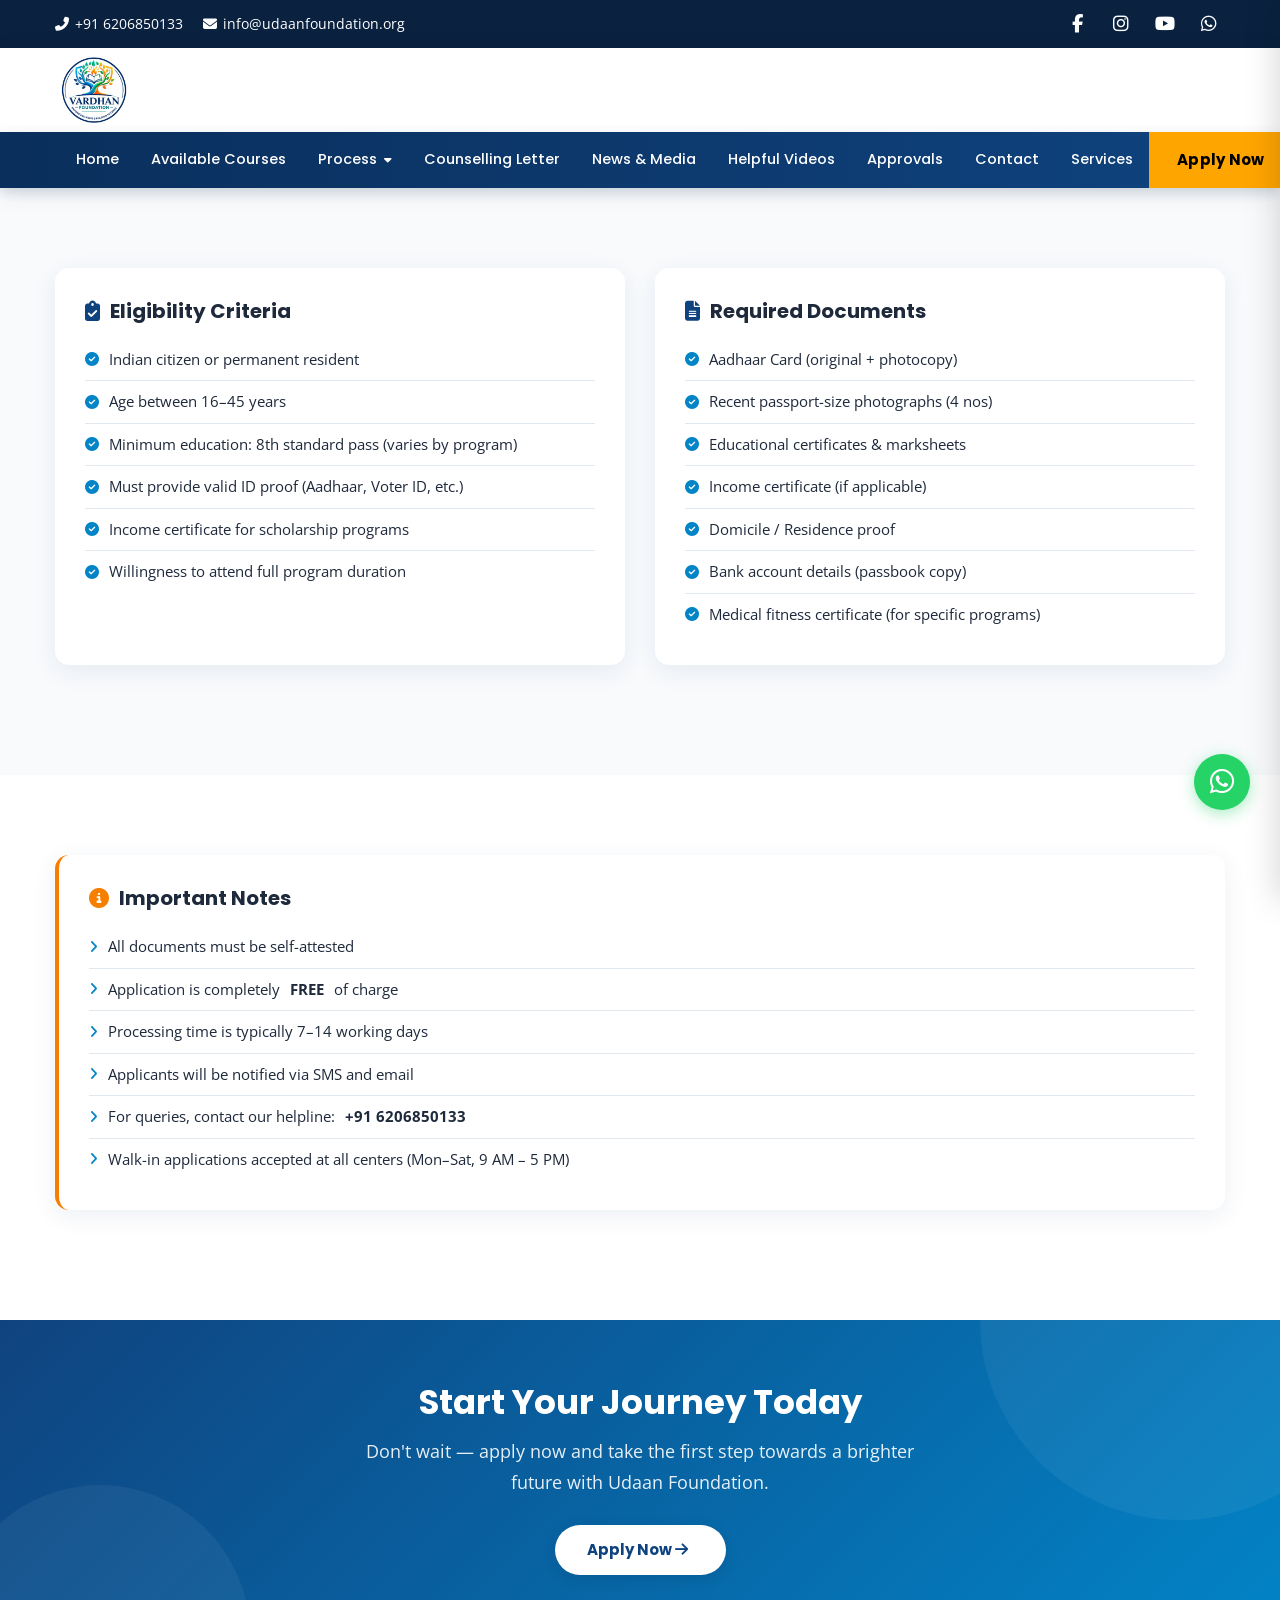
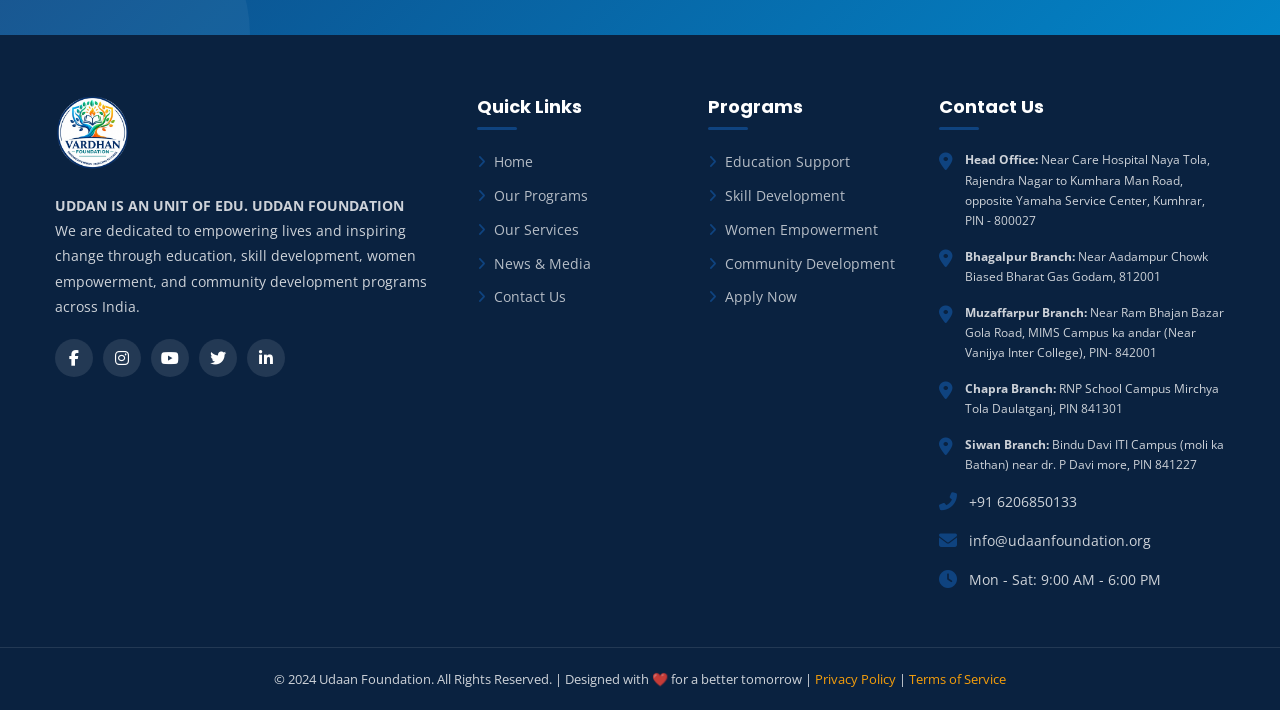
<file: public/frontend/process.html>
<!DOCTYPE html>
<html lang="en">
<head>
  <meta charset="UTF-8">
  <meta name="viewport" content="width=device-width, initial-scale=1.0">
  <title>How It Works — Udaan Foundation</title>
  <meta name="description" content="Learn about the application process, eligibility criteria, and required documents for Udaan Foundation programs.">
  <link rel="preconnect" href="https://fonts.googleapis.com">
  <link rel="preconnect" href="https://fonts.gstatic.com" crossorigin>
  <link href="https://fonts.googleapis.com/css2?family=Poppins:wght@400;600;700;800&family=Open+Sans:wght@400;600;700&display=swap" rel="stylesheet">
  <link rel="stylesheet" href="https://cdnjs.cloudflare.com/ajax/libs/font-awesome/6.5.1/css/all.min.css">
  <link rel="stylesheet" href="css/style.css">
</head>
<body>
<div id="preloader"><div class="loader"></div></div>
<div class="top-bar">
  <div class="container">
    <div class="top-bar-left">
      <a href="tel:+916206850133"><i class="fas fa-phone-alt"></i> +91 6206850133</a>
      <a href="mailto:info@udaanfoundation.org"><i class="fas fa-envelope"></i> info@udaanfoundation.org</a>
    </div>
    <div class="top-bar-right">
      <a href="#" title="Facebook"><i class="fab fa-facebook-f"></i></a>
      <a href="#" title="Instagram"><i class="fab fa-instagram"></i></a>
      <a href="#" title="YouTube"><i class="fab fa-youtube"></i></a>
      <a href="https://api.whatsapp.com/send?phone=916206850133&text=Hello Udaan Foundation!" target="_blank" title="WhatsApp"><i class="fab fa-whatsapp"></i></a>
    </div>
  </div>
</div>

<header class="header">
  <div class="header-top container">
    <a href="index.html" class="header-logo"><img src="logo.png" alt="Vardhan Foundation Logo"></a>
    <button class="mobile-toggle" aria-label="Menu"><i class="fas fa-bars"></i></button>
  </div>
  <div class="header-nav-bar">
    <div class="container">
      <nav class="main-nav">
        <ul>
          <li><a href="index.html">Home</a></li>
          <li><a href="available_courses.html">Available Courses</a></li>
          <li><a href="#">Process <i class="fas fa-caret-down" style="font-size:12px;margin-left:3px;"></i></a>
            <ul class="dropdown-menu-custom">
              <li><a href="process.html">How It Works</a></li>
              <li><a href="enrollment.html">Enrollment Process</a></li>
            </ul>
          </li>
          <li><a href="confirmation.html">Counselling Letter</a></li>
          <li><a href="news.html">News &amp; Media</a></li>
          <li><a href="videos.html">Helpful Videos</a></li>
          <li><a href="partners.html">Approvals</a></li>
          <li><a href="contact.html">Contact</a></li>
          <li><a href="services.html">Services</a></li>
        </ul>
      </nav>
      <div class="nav-apply-btn"><a href="apply.html">Apply Now</a></div>
    </div>
  </div>
</header>
<div class="mobile-nav-overlay"></div>
<div class="mobile-nav">
  <div class="mobile-nav-header"><img src="logo.png" alt="Vardhan Foundation"><button class="mobile-nav-close"><i class="fas fa-times"></i></button></div>
  <ul>
    <li><a href="index.html">Home</a></li>
    <li><a href="available_courses.html">Available Courses</a></li>
    <li class="has-sub"><a href="#">Process</a><ul class="sub-menu"><li><a href="process.html">How It Works</a></li><li><a href="enrollment.html">Enrollment Process</a></li></ul></li>
    <li><a href="confirmation.html">Counselling Letter</a></li>
    <li><a href="news.html">News &amp; Media</a></li>
    <li><a href="videos.html">Helpful Videos</a></li>
    <li><a href="partners.html">Approvals</a></li>
    <li><a href="contact.html">Contact</a></li>
    <li><a href="services.html">Services</a></li>
    <li><a href="apply.html" style="color:#FFA500;font-weight:700;">Apply Now</a></li>
  </ul>
</div>

  </div>
</section>

<!-- Eligibility & Documents -->
<section class="section section-light">
  <div class="container">
    <div style="display:grid;grid-template-columns:1fr 1fr;gap:30px;">
      <div class="info-card fade-in">
        <h3><i class="fas fa-clipboard-check"></i> Eligibility Criteria</h3>
        <ul>
          <li><i class="fas fa-check-circle"></i> Indian citizen or permanent resident</li>
          <li><i class="fas fa-check-circle"></i> Age between 16–45 years</li>
          <li><i class="fas fa-check-circle"></i> Minimum education: 8th standard pass (varies by program)</li>
          <li><i class="fas fa-check-circle"></i> Must provide valid ID proof (Aadhaar, Voter ID, etc.)</li>
          <li><i class="fas fa-check-circle"></i> Income certificate for scholarship programs</li>
          <li><i class="fas fa-check-circle"></i> Willingness to attend full program duration</li>
        </ul>
      </div>
      <div class="info-card fade-in">
        <h3><i class="fas fa-file-alt"></i> Required Documents</h3>
        <ul>
          <li><i class="fas fa-check-circle"></i> Aadhaar Card (original + photocopy)</li>
          <li><i class="fas fa-check-circle"></i> Recent passport-size photographs (4 nos)</li>
          <li><i class="fas fa-check-circle"></i> Educational certificates &amp; marksheets</li>
          <li><i class="fas fa-check-circle"></i> Income certificate (if applicable)</li>
          <li><i class="fas fa-check-circle"></i> Domicile / Residence proof</li>
          <li><i class="fas fa-check-circle"></i> Bank account details (passbook copy)</li>
          <li><i class="fas fa-check-circle"></i> Medical fitness certificate (for specific programs)</li>
        </ul>
      </div>
    </div>
  </div>
</section>

<!-- Important Notes -->
<section class="section">
  <div class="container">
    <div class="info-card fade-in" style="border-left:4px solid #F77F00;">
      <h3><i class="fas fa-info-circle" style="color:#F77F00;"></i> Important Notes</h3>
      <ul>
        <li><i class="fas fa-angle-right"></i> All documents must be self-attested</li>
        <li><i class="fas fa-angle-right"></i> Application is completely <strong>FREE</strong> of charge</li>
        <li><i class="fas fa-angle-right"></i> Processing time is typically 7–14 working days</li>
        <li><i class="fas fa-angle-right"></i> Applicants will be notified via SMS and email</li>
        <li><i class="fas fa-angle-right"></i> For queries, contact our helpline: <strong>+91 6206850133</strong></li>
        <li><i class="fas fa-angle-right"></i> Walk-in applications accepted at all centers (Mon–Sat, 9 AM – 5 PM)</li>
      </ul>
    </div>
  </div>
</section>

<section class="cta-section">
  <div class="container" style="position:relative;z-index:1;">
    <h2>Start Your Journey Today</h2>
    <p>Don't wait — apply now and take the first step towards a brighter future with Udaan Foundation.</p>
    <a href="apply.html" class="btn btn-white">Apply Now <i class="fas fa-arrow-right"></i></a>
  </div>
</section>

<footer class="footer"><div class="container"><div class="footer-grid"><div class="footer-brand"><img src="images/footer_logo.png" alt="Vardhan Foundation" style="max-height:80px; width:auto; margin-bottom:15px;">
        <p><strong>UDDAN IS AN UNIT OF EDU. UDDAN FOUNDATION</strong><br>We are dedicated to empowering lives and inspiring change through education, skill development, women empowerment, and community development programs across India.</p><div class="footer-social"><a href="#"><i class="fab fa-facebook-f"></i></a><a href="#"><i class="fab fa-instagram"></i></a><a href="#"><i class="fab fa-youtube"></i></a><a href="#"><i class="fab fa-twitter"></i></a><a href="#"><i class="fab fa-linkedin-in"></i></a></div></div><div><h4>Quick Links</h4><ul class="footer-links"><li><a href="index.html">Home</a></li><li><a href="programs.html">Our Programs</a></li><li><a href="services.html">Our Services</a></li><li><a href="news.html">News &amp; Media</a></li><li><a href="contact.html">Contact Us</a></li></ul></div><div><h4>Programs</h4><ul class="footer-links"><li><a href="programs.html">Education Support</a></li><li><a href="programs.html">Skill Development</a></li><li><a href="programs.html">Women Empowerment</a></li><li><a href="programs.html">Community Development</a></li><li><a href="apply.html">Apply Now</a></li></ul></div><div><h4>Contact Us</h4><ul class="footer-contact"><li><i class="fas fa-map-marker-alt"></i><span style="font-size:12px;"><strong>Head Office:</strong> Near Care Hospital Naya Tola, Rajendra Nagar to Kumhara Man Road, opposite Yamaha Service Center, Kumhrar, PIN - 800027</span></li>
          <li><i class="fas fa-map-marker-alt"></i><span style="font-size:12px;"><strong>Bhagalpur Branch:</strong> Near Aadampur Chowk Biased Bharat Gas Godam, 812001</span></li>
          <li><i class="fas fa-map-marker-alt"></i><span style="font-size:12px;"><strong>Muzaffarpur Branch:</strong> Near Ram Bhajan Bazar Gola Road, MIMS Campus ka andar (Near Vanijya Inter College), PIN- 842001</span></li>
          <li><i class="fas fa-map-marker-alt"></i><span style="font-size:12px;"><strong>Chapra Branch:</strong> RNP School Campus Mirchya Tola Daulatganj, PIN 841301</span></li>
          <li><i class="fas fa-map-marker-alt"></i><span style="font-size:12px;"><strong>Siwan Branch:</strong> Bindu Davi ITI Campus (moli ka Bathan) near dr. P Davi more, PIN 841227</span></li>
          <li><i class="fas fa-phone-alt"></i><span>+91 6206850133</span></li><li><i class="fas fa-envelope"></i><span>info@udaanfoundation.org</span></li><li><i class="fas fa-clock"></i><span>Mon - Sat: 9:00 AM - 6:00 PM</span></li></ul></div></div></div><div class="footer-bottom"><div class="container"><p>&copy; 2024 Udaan Foundation. All Rights Reserved. | Designed with ❤️ for a better tomorrow | <a href="#">Privacy Policy</a> | <a href="#">Terms of Service</a></p></div></div></footer>

<a href="https://api.whatsapp.com/send?phone=916206850133&text=Hello Udaan Foundation!" target="_blank" class="whatsapp-float" title="Chat on WhatsApp"><i class="fab fa-whatsapp"></i></a>
<button class="scroll-top" aria-label="Scroll to top"><i class="fas fa-arrow-up"></i></button>
<script src="js/main.js"></script>
</body>
</html>
</file>
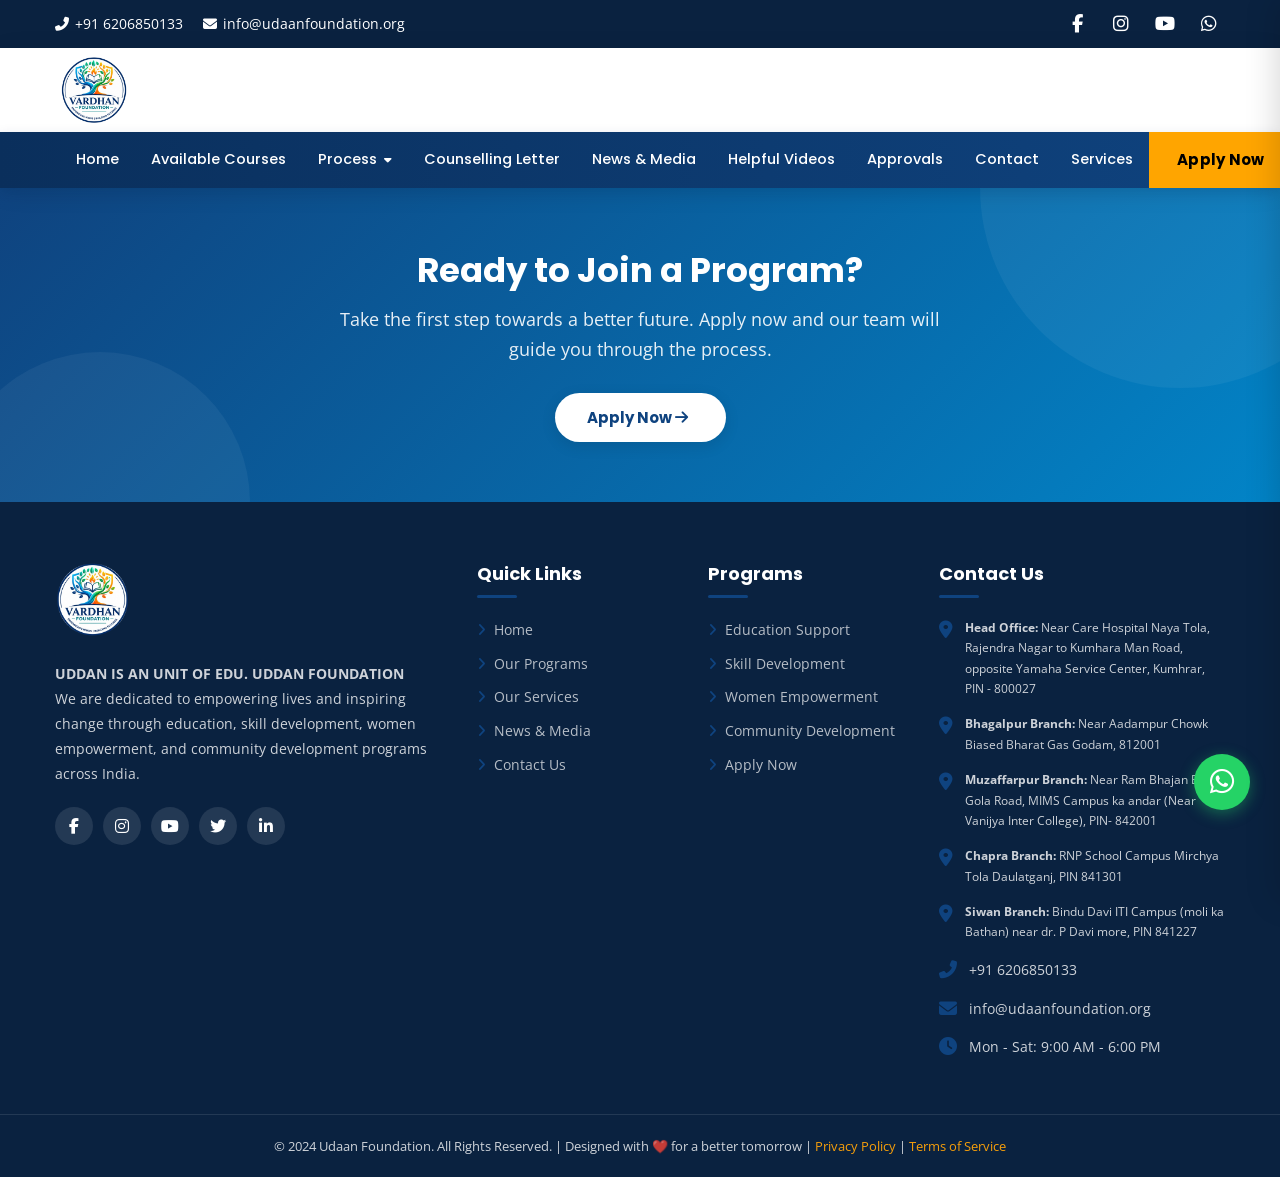
<file: public/frontend/programs.html>
<!DOCTYPE html>
<html lang="en">
<head>
  <meta charset="UTF-8">
  <meta name="viewport" content="width=device-width, initial-scale=1.0">
  <title>Our Programs — Udaan Foundation</title>
  <meta name="description" content="Explore Udaan Foundation programs: Education Support, Skill Development, Women Empowerment, and Community Development.">
  <link rel="preconnect" href="https://fonts.googleapis.com">
  <link rel="preconnect" href="https://fonts.gstatic.com" crossorigin>
  <link href="https://fonts.googleapis.com/css2?family=Poppins:wght@400;600;700;800&family=Open+Sans:wght@400;600;700&display=swap" rel="stylesheet">
  <link rel="stylesheet" href="https://cdnjs.cloudflare.com/ajax/libs/font-awesome/6.5.1/css/all.min.css">
  <link rel="stylesheet" href="css/style.css">
</head>
<body>
<div id="preloader"><div class="loader"></div></div>

<!-- Top Bar -->
<div class="top-bar">
  <div class="container">
    <div class="top-bar-left">
      <a href="tel:+916206850133"><i class="fas fa-phone-alt"></i> +91 6206850133</a>
      <a href="mailto:info@udaanfoundation.org"><i class="fas fa-envelope"></i> info@udaanfoundation.org</a>
    </div>
    <div class="top-bar-right">
      <a href="#" title="Facebook"><i class="fab fa-facebook-f"></i></a>
      <a href="#" title="Instagram"><i class="fab fa-instagram"></i></a>
      <a href="#" title="YouTube"><i class="fab fa-youtube"></i></a>
      <a href="https://api.whatsapp.com/send?phone=916206850133&text=Hello Udaan Foundation!" target="_blank" title="WhatsApp"><i class="fab fa-whatsapp"></i></a>
    </div>
  </div>
</div>

<!-- Header -->
<header class="header">
  <div class="header-top container">
    <a href="index.html" class="header-logo"><img src="logo.png" alt="Vardhan Foundation Logo"></a>
    <button class="mobile-toggle" aria-label="Menu"><i class="fas fa-bars"></i></button>
  </div>
  <div class="header-nav-bar">
    <div class="container">
      <nav class="main-nav">
        <ul>
          <li><a href="index.html">Home</a></li>
          <li><a href="available_courses.html">Available Courses</a></li>
          <li><a href="#">Process <i class="fas fa-caret-down" style="font-size:12px;margin-left:3px;"></i></a>
            <ul class="dropdown-menu-custom">
              <li><a href="process.html">How It Works</a></li>
              <li><a href="enrollment.html">Enrollment Process</a></li>
            </ul>
          </li>
          <li><a href="confirmation.html">Counselling Letter</a></li>
          <li><a href="news.html">News &amp; Media</a></li>
          <li><a href="videos.html">Helpful Videos</a></li>
          <li><a href="partners.html">Approvals</a></li>
          <li><a href="contact.html">Contact</a></li>
          <li><a href="services.html">Services</a></li>
        </ul>
      </nav>
      <div class="nav-apply-btn"><a href="apply.html">Apply Now</a></div>
    </div>
  </div>
</header>
<div class="mobile-nav-overlay"></div>
<div class="mobile-nav">
  <div class="mobile-nav-header"><img src="logo.png" alt="Vardhan Foundation"><button class="mobile-nav-close"><i class="fas fa-times"></i></button></div>
  <ul>
    <li><a href="index.html">Home</a></li>
    <li><a href="available_courses.html">Available Courses</a></li>
    <li class="has-sub"><a href="#">Process</a><ul class="sub-menu"><li><a href="process.html">How It Works</a></li><li><a href="enrollment.html">Enrollment Process</a></li></ul></li>
    <li><a href="confirmation.html">Counselling Letter</a></li>
    <li><a href="news.html">News &amp; Media</a></li>
    <li><a href="videos.html">Helpful Videos</a></li>
    <li><a href="partners.html">Approvals</a></li>
    <li><a href="contact.html">Contact</a></li>
    <li><a href="services.html">Services</a></li>
    <li><a href="apply.html" style="color:#FFA500;font-weight:700;">Apply Now</a></li>
  </ul>
</div>
<section class="cta-section">
  <div class="container" style="position:relative;z-index:1;">
    <h2>Ready to Join a Program?</h2>
    <p>Take the first step towards a better future. Apply now and our team will guide you through the process.</p>
    <a href="apply.html" class="btn btn-white">Apply Now <i class="fas fa-arrow-right"></i></a>
  </div>
</section>

<!-- Footer -->
<footer class="footer">
  <div class="container">
    <div class="footer-grid">
      <div class="footer-brand">
        <img src="images/footer_logo.png" alt="Vardhan Foundation" style="max-height:80px; width:auto; margin-bottom:15px;">
        <p><strong>UDDAN IS AN UNIT OF EDU. UDDAN FOUNDATION</strong><br>We are dedicated to empowering lives and inspiring change through education, skill development, women empowerment, and community development programs across India.</p>
        <div class="footer-social">
          <a href="#"><i class="fab fa-facebook-f"></i></a><a href="#"><i class="fab fa-instagram"></i></a><a href="#"><i class="fab fa-youtube"></i></a><a href="#"><i class="fab fa-twitter"></i></a><a href="#"><i class="fab fa-linkedin-in"></i></a>
        </div>
      </div>
      <div><h4>Quick Links</h4><ul class="footer-links"><li><a href="index.html">Home</a></li><li><a href="programs.html">Our Programs</a></li><li><a href="services.html">Our Services</a></li><li><a href="news.html">News &amp; Media</a></li><li><a href="contact.html">Contact Us</a></li></ul></div>
      <div><h4>Programs</h4><ul class="footer-links"><li><a href="programs.html">Education Support</a></li><li><a href="programs.html">Skill Development</a></li><li><a href="programs.html">Women Empowerment</a></li><li><a href="programs.html">Community Development</a></li><li><a href="apply.html">Apply Now</a></li></ul></div>
      <div><h4>Contact Us</h4><ul class="footer-contact"><li><i class="fas fa-map-marker-alt"></i><span style="font-size:12px;"><strong>Head Office:</strong> Near Care Hospital Naya Tola, Rajendra Nagar to Kumhara Man Road, opposite Yamaha Service Center, Kumhrar, PIN - 800027</span></li>
          <li><i class="fas fa-map-marker-alt"></i><span style="font-size:12px;"><strong>Bhagalpur Branch:</strong> Near Aadampur Chowk Biased Bharat Gas Godam, 812001</span></li>
          <li><i class="fas fa-map-marker-alt"></i><span style="font-size:12px;"><strong>Muzaffarpur Branch:</strong> Near Ram Bhajan Bazar Gola Road, MIMS Campus ka andar (Near Vanijya Inter College), PIN- 842001</span></li>
          <li><i class="fas fa-map-marker-alt"></i><span style="font-size:12px;"><strong>Chapra Branch:</strong> RNP School Campus Mirchya Tola Daulatganj, PIN 841301</span></li>
          <li><i class="fas fa-map-marker-alt"></i><span style="font-size:12px;"><strong>Siwan Branch:</strong> Bindu Davi ITI Campus (moli ka Bathan) near dr. P Davi more, PIN 841227</span></li>
          <li><i class="fas fa-phone-alt"></i><span>+91 6206850133</span></li><li><i class="fas fa-envelope"></i><span>info@udaanfoundation.org</span></li><li><i class="fas fa-clock"></i><span>Mon - Sat: 9:00 AM - 6:00 PM</span></li></ul></div>
    </div>
  </div>
  <div class="footer-bottom"><div class="container"><p>&copy; 2024 Udaan Foundation. All Rights Reserved. | Designed with ❤️ for a better tomorrow | <a href="#">Privacy Policy</a> | <a href="#">Terms of Service</a></p></div></div>
</footer>

<a href="https://api.whatsapp.com/send?phone=916206850133&text=Hello Udaan Foundation!" target="_blank" class="whatsapp-float" title="Chat on WhatsApp"><i class="fab fa-whatsapp"></i></a>
<button class="scroll-top" aria-label="Scroll to top"><i class="fas fa-arrow-up"></i></button>
<script src="js/main.js"></script>
</body>
</html>
</file>
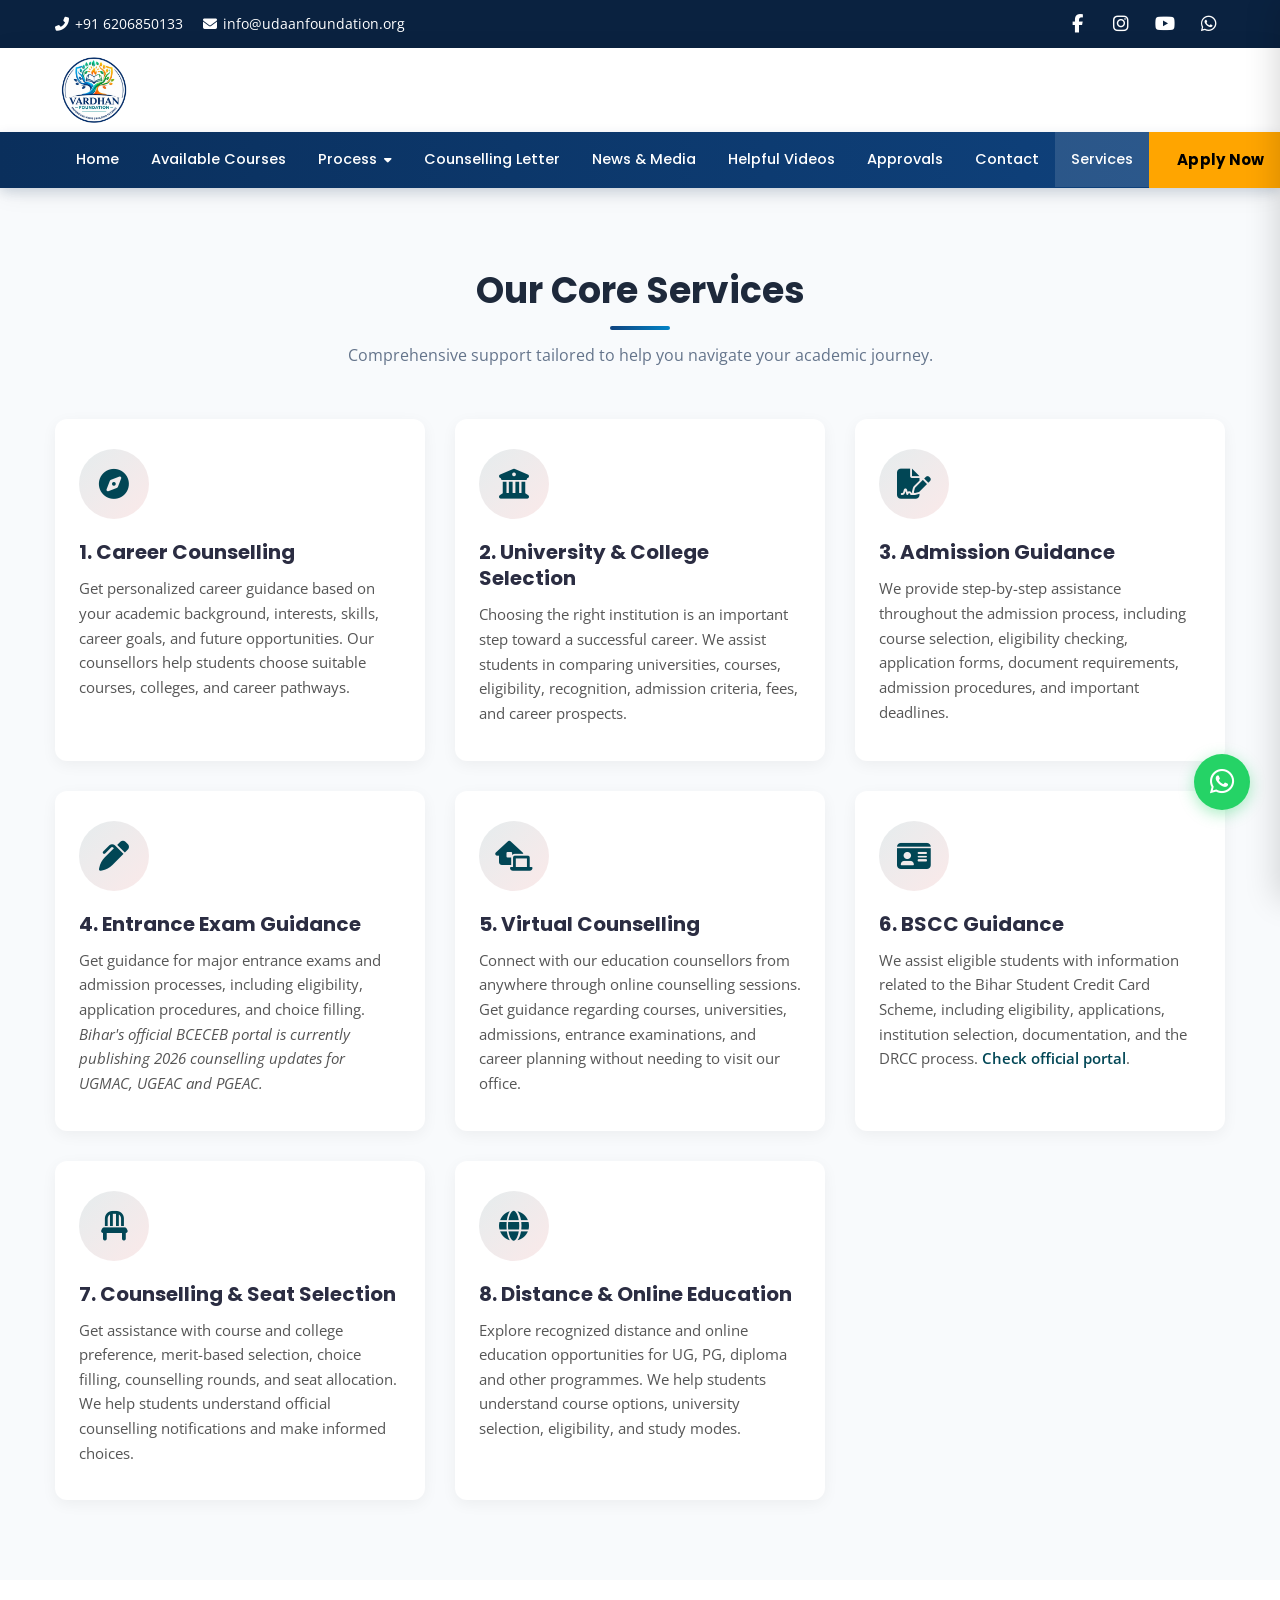
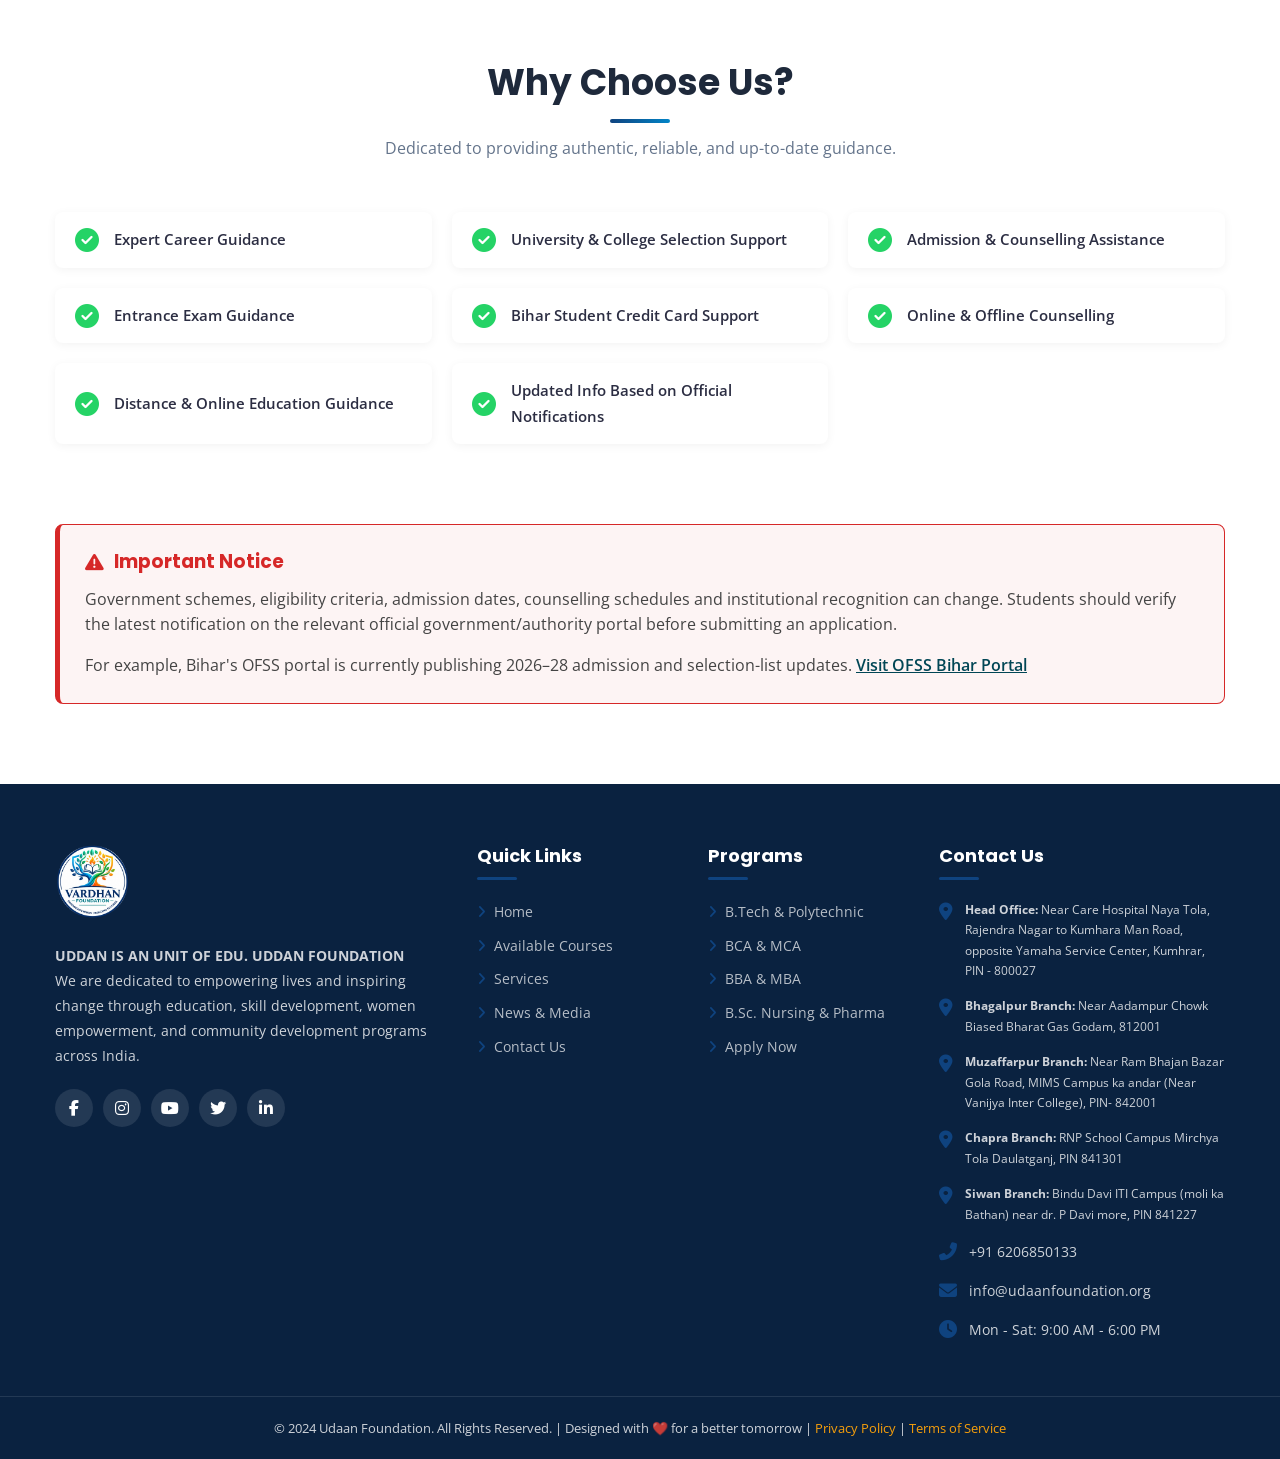
<file: public/frontend/services.html>
<!DOCTYPE html>
<html lang="en">
<head>
  <meta charset="UTF-8">
  <meta name="viewport" content="width=device-width, initial-scale=1.0">
  <title>Our Services — Udaan Foundation</title>
  <meta name="description" content="Your Education. Your Career. Your Future — Guided the Right Way. Explore our career counselling, admission guidance, and BSCC support services.">
  <link rel="preconnect" href="https://fonts.googleapis.com">
  <link rel="preconnect" href="https://fonts.gstatic.com" crossorigin>
  <link href="https://fonts.googleapis.com/css2?family=Poppins:wght@400;600;700;800&family=Open+Sans:wght@400;600;700&display=swap" rel="stylesheet">
  <link rel="stylesheet" href="https://cdnjs.cloudflare.com/ajax/libs/font-awesome/6.5.1/css/all.min.css">
  <link rel="stylesheet" href="css/style.css">
  <style>
    .service-card {
      background: #fff;
      border-radius: 12px;
      padding: 30px 24px;
      box-shadow: 0 4px 15px rgba(0,0,0,0.05);
      transition: all 0.3s ease;
      border-bottom: 4px solid transparent;
      height: 100%;
    }
    .service-card:hover {
      transform: translateY(-5px);
      box-shadow: 0 8px 25px rgba(0,0,0,0.1);
      border-bottom: 4px solid #F77F00;
    }
    .service-icon {
      width: 70px;
      height: 70px;
      border-radius: 50%;
      background: linear-gradient(135deg, rgba(1,70,85,0.1), rgba(214,40,40,0.1));
      display: flex; align-items: center; justify-content: center;
      font-size: 30px;
      color: #014655;
      margin-bottom: 20px;
    }
    .service-card h3 { font-size: 20px; margin-bottom: 12px; color: #2B2D42; }
    .service-card p { font-size: 14.5px; color: #555; line-height: 1.7; margin: 0; }
    .why-choose-grid {
      display: grid; grid-template-columns: repeat(auto-fit, minmax(300px, 1fr)); gap: 20px;
    }
    .why-choose-item {
      display: flex; align-items: center; gap: 15px;
      background: #fff; padding: 15px 20px; border-radius: 8px;
      box-shadow: 0 2px 10px rgba(0,0,0,0.05);
    }
    .why-choose-item i { color: #25D366; font-size: 24px; }
    .why-choose-item span { font-weight: 600; color: #2B2D42; font-size: 15px; }
  </style>
</head>
<body>
<div id="preloader"><div class="loader"></div></div>

<!-- Top Bar -->
<div class="top-bar">
  <div class="container">
    <div class="top-bar-left">
      <a href="tel:+916206850133"><i class="fas fa-phone-alt"></i> +91 6206850133</a>
      <a href="mailto:info@udaanfoundation.org"><i class="fas fa-envelope"></i> info@udaanfoundation.org</a>
    </div>
    <div class="top-bar-right">
      <a href="#" title="Facebook"><i class="fab fa-facebook-f"></i></a>
      <a href="#" title="Instagram"><i class="fab fa-instagram"></i></a>
      <a href="#" title="YouTube"><i class="fab fa-youtube"></i></a>
      <a href="https://api.whatsapp.com/send?phone=916206850133&text=Hello Udaan Foundation!" target="_blank" title="WhatsApp"><i class="fab fa-whatsapp"></i></a>
    </div>
  </div>
</div>

<!-- Header -->
<header class="header">
  <div class="header-top container">
    <a href="index.html" class="header-logo"><img src="logo.png" alt="Vardhan Foundation Logo"></a>
    <button class="mobile-toggle" aria-label="Menu"><i class="fas fa-bars"></i></button>
  </div>
  <div class="header-nav-bar">
    <div class="container">
      <nav class="main-nav">
        <ul>
          <li><a href="index.html">Home</a></li>
          <li><a href="available_courses.html">Available Courses</a></li>
          <li><a href="#">Process <i class="fas fa-caret-down" style="font-size:12px;margin-left:3px;"></i></a>
            <ul class="dropdown-menu-custom">
              <li><a href="process.html">How It Works</a></li>
              <li><a href="enrollment.html">Enrollment Process</a></li>
            </ul>
          </li>
          <li><a href="confirmation.html">Counselling Letter</a></li>
          <li><a href="news.html">News &amp; Media</a></li>
          <li><a href="videos.html">Helpful Videos</a></li>
          <li><a href="partners.html">Approvals</a></li>
          <li><a href="contact.html">Contact</a></li>
          <li><a href="services.html">Services</a></li>
        </ul>
      </nav>
      <div class="nav-apply-btn"><a href="apply.html">Apply Now</a></div>
    </div>
  </div>
</header>
<div class="mobile-nav-overlay"></div>
<div class="mobile-nav">
  <div class="mobile-nav-header"><img src="logo.png" alt="Vardhan Foundation"><button class="mobile-nav-close"><i class="fas fa-times"></i></button></div>
  <ul>
    <li><a href="index.html">Home</a></li>
    <li><a href="available_courses.html">Available Courses</a></li>
    <li class="has-sub"><a href="#">Process</a><ul class="sub-menu"><li><a href="process.html">How It Works</a></li><li><a href="enrollment.html">Enrollment Process</a></li></ul></li>
    <li><a href="confirmation.html">Counselling Letter</a></li>
    <li><a href="news.html">News &amp; Media</a></li>
    <li><a href="videos.html">Helpful Videos</a></li>
    <li><a href="partners.html">Approvals</a></li>
    <li><a href="contact.html">Contact</a></li>
    <li><a href="services.html">Services</a></li>
    <li><a href="apply.html" style="color:#FFA500;font-weight:700;">Apply Now</a></li>
  </ul>
</div>
<section class="section section-light">
  <div class="container">
    <div class="section-title fade-in">
      <h2>Our Core Services</h2>
      <p>Comprehensive support tailored to help you navigate your academic journey.</p>
    </div>
    
    <div style="display: grid; grid-template-columns: repeat(auto-fit, minmax(280px, 1fr)); gap: 30px;">
      
      <!-- Service 1 -->
      <div class="service-card fade-in">
        <div class="service-icon"><i class="fas fa-compass"></i></div>
        <h3>1. Career Counselling</h3>
        <p>Get personalized career guidance based on your academic background, interests, skills, career goals, and future opportunities. Our counsellors help students choose suitable courses, colleges, and career pathways.</p>
      </div>

      <!-- Service 2 -->
      <div class="service-card fade-in">
        <div class="service-icon"><i class="fas fa-university"></i></div>
        <h3>2. University &amp; College Selection</h3>
        <p>Choosing the right institution is an important step toward a successful career. We assist students in comparing universities, courses, eligibility, recognition, admission criteria, fees, and career prospects.</p>
      </div>

      <!-- Service 3 -->
      <div class="service-card fade-in">
        <div class="service-icon"><i class="fas fa-file-signature"></i></div>
        <h3>3. Admission Guidance</h3>
        <p>We provide step-by-step assistance throughout the admission process, including course selection, eligibility checking, application forms, document requirements, admission procedures, and important deadlines.</p>
      </div>

      <!-- Service 4 -->
      <div class="service-card fade-in">
        <div class="service-icon"><i class="fas fa-pen-alt"></i></div>
        <h3>4. Entrance Exam Guidance</h3>
        <p>Get guidance for major entrance exams and admission processes, including eligibility, application procedures, and choice filling. <em>Bihar's official BCECEB portal is currently publishing 2026 counselling updates for UGMAC, UGEAC and PGEAC.</em></p>
      </div>

      <!-- Service 5 -->
      <div class="service-card fade-in">
        <div class="service-icon"><i class="fas fa-laptop-house"></i></div>
        <h3>5. Virtual Counselling</h3>
        <p>Connect with our education counsellors from anywhere through online counselling sessions. Get guidance regarding courses, universities, admissions, entrance examinations, and career planning without needing to visit our office.</p>
      </div>

      <!-- Service 6 -->
      <div class="service-card fade-in">
        <div class="service-icon"><i class="fas fa-id-card"></i></div>
        <h3>6. BSCC Guidance</h3>
        <p>We assist eligible students with information related to the Bihar Student Credit Card Scheme, including eligibility, applications, institution selection, documentation, and the DRCC process. <a href="https://www.7nishchay-yuvaupmission.bihar.gov.in" target="_blank" style="color:#014655;font-weight:600;">Check official portal</a>.</p>
      </div>

      <!-- Service 7 -->
      <div class="service-card fade-in">
        <div class="service-icon"><i class="fas fa-chair"></i></div>
        <h3>7. Counselling &amp; Seat Selection</h3>
        <p>Get assistance with course and college preference, merit-based selection, choice filling, counselling rounds, and seat allocation. We help students understand official counselling notifications and make informed choices.</p>
      </div>

      <!-- Service 8 -->
      <div class="service-card fade-in">
        <div class="service-icon"><i class="fas fa-globe"></i></div>
        <h3>8. Distance &amp; Online Education</h3>
        <p>Explore recognized distance and online education opportunities for UG, PG, diploma and other programmes. We help students understand course options, university selection, eligibility, and study modes.</p>
      </div>

    </div>
  </div>
</section>

<!-- Why Choose Us -->
<section class="section">
  <div class="container">
    <div class="section-title fade-in">
      <h2>Why Choose Us?</h2>
      <p>Dedicated to providing authentic, reliable, and up-to-date guidance.</p>
    </div>
    
    <div class="why-choose-grid fade-in">
      <div class="why-choose-item"><i class="fas fa-check-circle"></i> <span>Expert Career Guidance</span></div>
      <div class="why-choose-item"><i class="fas fa-check-circle"></i> <span>University &amp; College Selection Support</span></div>
      <div class="why-choose-item"><i class="fas fa-check-circle"></i> <span>Admission &amp; Counselling Assistance</span></div>
      <div class="why-choose-item"><i class="fas fa-check-circle"></i> <span>Entrance Exam Guidance</span></div>
      <div class="why-choose-item"><i class="fas fa-check-circle"></i> <span>Bihar Student Credit Card Support</span></div>
      <div class="why-choose-item"><i class="fas fa-check-circle"></i> <span>Online &amp; Offline Counselling</span></div>
      <div class="why-choose-item"><i class="fas fa-check-circle"></i> <span>Distance &amp; Online Education Guidance</span></div>
      <div class="why-choose-item"><i class="fas fa-check-circle"></i> <span>Updated Info Based on Official Notifications</span></div>
    </div>
  </div>
</section>

<!-- Important Disclaimer -->
<section class="section" style="padding-top: 0;">
  <div class="container fade-in">
    <div style="background: rgba(214, 40, 40, 0.05); border: 1px solid #D62828; border-left: 5px solid #D62828; padding: 25px; border-radius: 8px;">
      <h3 style="color: #D62828; margin-bottom: 12px; display: flex; align-items: center; gap: 10px;"><i class="fas fa-exclamation-triangle"></i> Important Notice</h3>
      <p style="margin-bottom: 15px; color: #444; line-height: 1.6;">Government schemes, eligibility criteria, admission dates, counselling schedules and institutional recognition can change. Students should verify the latest notification on the relevant official government/authority portal before submitting an application.</p>
      <p style="margin-bottom: 0; color: #444; line-height: 1.6;">For example, Bihar's OFSS portal is currently publishing 2026–28 admission and selection-list updates. <a href="https://www.ofssbihar.net/Higher-Education/initiatives.aspx" target="_blank" style="color: #014655; font-weight: 600; text-decoration: underline;">Visit OFSS Bihar Portal</a></p>
    </div>
  </div>
</section>

<!-- Footer -->
<footer class="footer"><div class="container"><div class="footer-grid"><div class="footer-brand"><img src="images/footer_logo.png" alt="Vardhan Foundation" style="max-height:80px; width:auto; margin-bottom:15px;">
        <p><strong>UDDAN IS AN UNIT OF EDU. UDDAN FOUNDATION</strong><br>We are dedicated to empowering lives and inspiring change through education, skill development, women empowerment, and community development programs across India.</p><div class="footer-social"><a href="#"><i class="fab fa-facebook-f"></i></a><a href="#"><i class="fab fa-instagram"></i></a><a href="#"><i class="fab fa-youtube"></i></a><a href="#"><i class="fab fa-twitter"></i></a><a href="#"><i class="fab fa-linkedin-in"></i></a></div></div><div><h4>Quick Links</h4><ul class="footer-links"><li><a href="index.html">Home</a></li><li><a href="available_courses.html">Available Courses</a></li><li><a href="services.html">Services</a></li><li><a href="news.html">News &amp; Media</a></li><li><a href="contact.html">Contact Us</a></li></ul></div><div><h4>Programs</h4><ul class="footer-links"><li><a href="available_courses.html">B.Tech &amp; Polytechnic</a></li><li><a href="available_courses.html">BCA &amp; MCA</a></li><li><a href="available_courses.html">BBA &amp; MBA</a></li><li><a href="available_courses.html">B.Sc. Nursing &amp; Pharma</a></li><li><a href="apply.html">Apply Now</a></li></ul></div><div><h4>Contact Us</h4><ul class="footer-contact"><li><i class="fas fa-map-marker-alt"></i><span style="font-size:12px;"><strong>Head Office:</strong> Near Care Hospital Naya Tola, Rajendra Nagar to Kumhara Man Road, opposite Yamaha Service Center, Kumhrar, PIN - 800027</span></li>
          <li><i class="fas fa-map-marker-alt"></i><span style="font-size:12px;"><strong>Bhagalpur Branch:</strong> Near Aadampur Chowk Biased Bharat Gas Godam, 812001</span></li>
          <li><i class="fas fa-map-marker-alt"></i><span style="font-size:12px;"><strong>Muzaffarpur Branch:</strong> Near Ram Bhajan Bazar Gola Road, MIMS Campus ka andar (Near Vanijya Inter College), PIN- 842001</span></li>
          <li><i class="fas fa-map-marker-alt"></i><span style="font-size:12px;"><strong>Chapra Branch:</strong> RNP School Campus Mirchya Tola Daulatganj, PIN 841301</span></li>
          <li><i class="fas fa-map-marker-alt"></i><span style="font-size:12px;"><strong>Siwan Branch:</strong> Bindu Davi ITI Campus (moli ka Bathan) near dr. P Davi more, PIN 841227</span></li>
          <li><i class="fas fa-phone-alt"></i><span>+91 6206850133</span></li><li><i class="fas fa-envelope"></i><span>info@udaanfoundation.org</span></li><li><i class="fas fa-clock"></i><span>Mon - Sat: 9:00 AM - 6:00 PM</span></li></ul></div></div></div><div class="footer-bottom"><div class="container"><p>&copy; 2024 Udaan Foundation. All Rights Reserved. | Designed with ❤️ for a better tomorrow | <a href="#">Privacy Policy</a> | <a href="#">Terms of Service</a></p></div></div></footer>

<a href="https://api.whatsapp.com/send?phone=916206850133&text=Hello Udaan Foundation!" target="_blank" class="whatsapp-float" title="Chat on WhatsApp"><i class="fab fa-whatsapp"></i></a>
<button class="scroll-top" aria-label="Scroll to top"><i class="fas fa-arrow-up"></i></button>

<script src="js/main.js"></script>
</body>
</html>
</file>
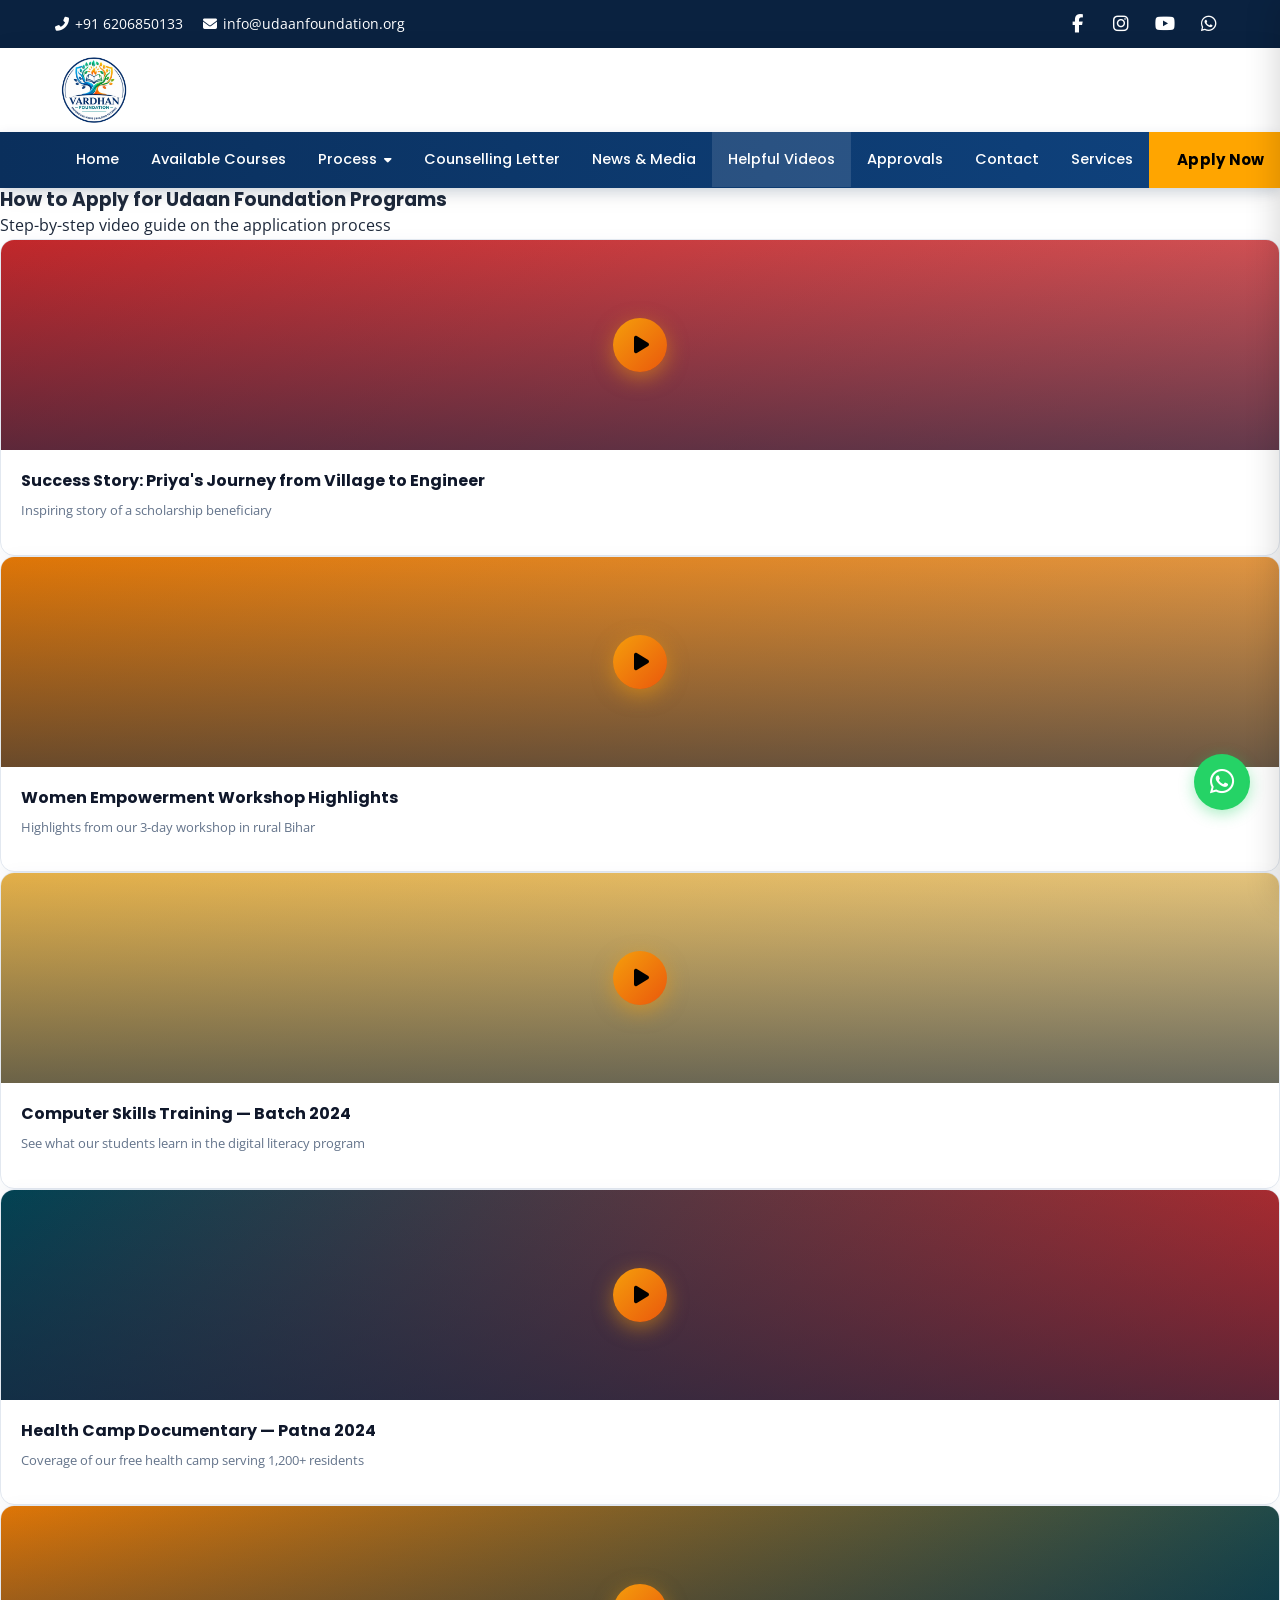
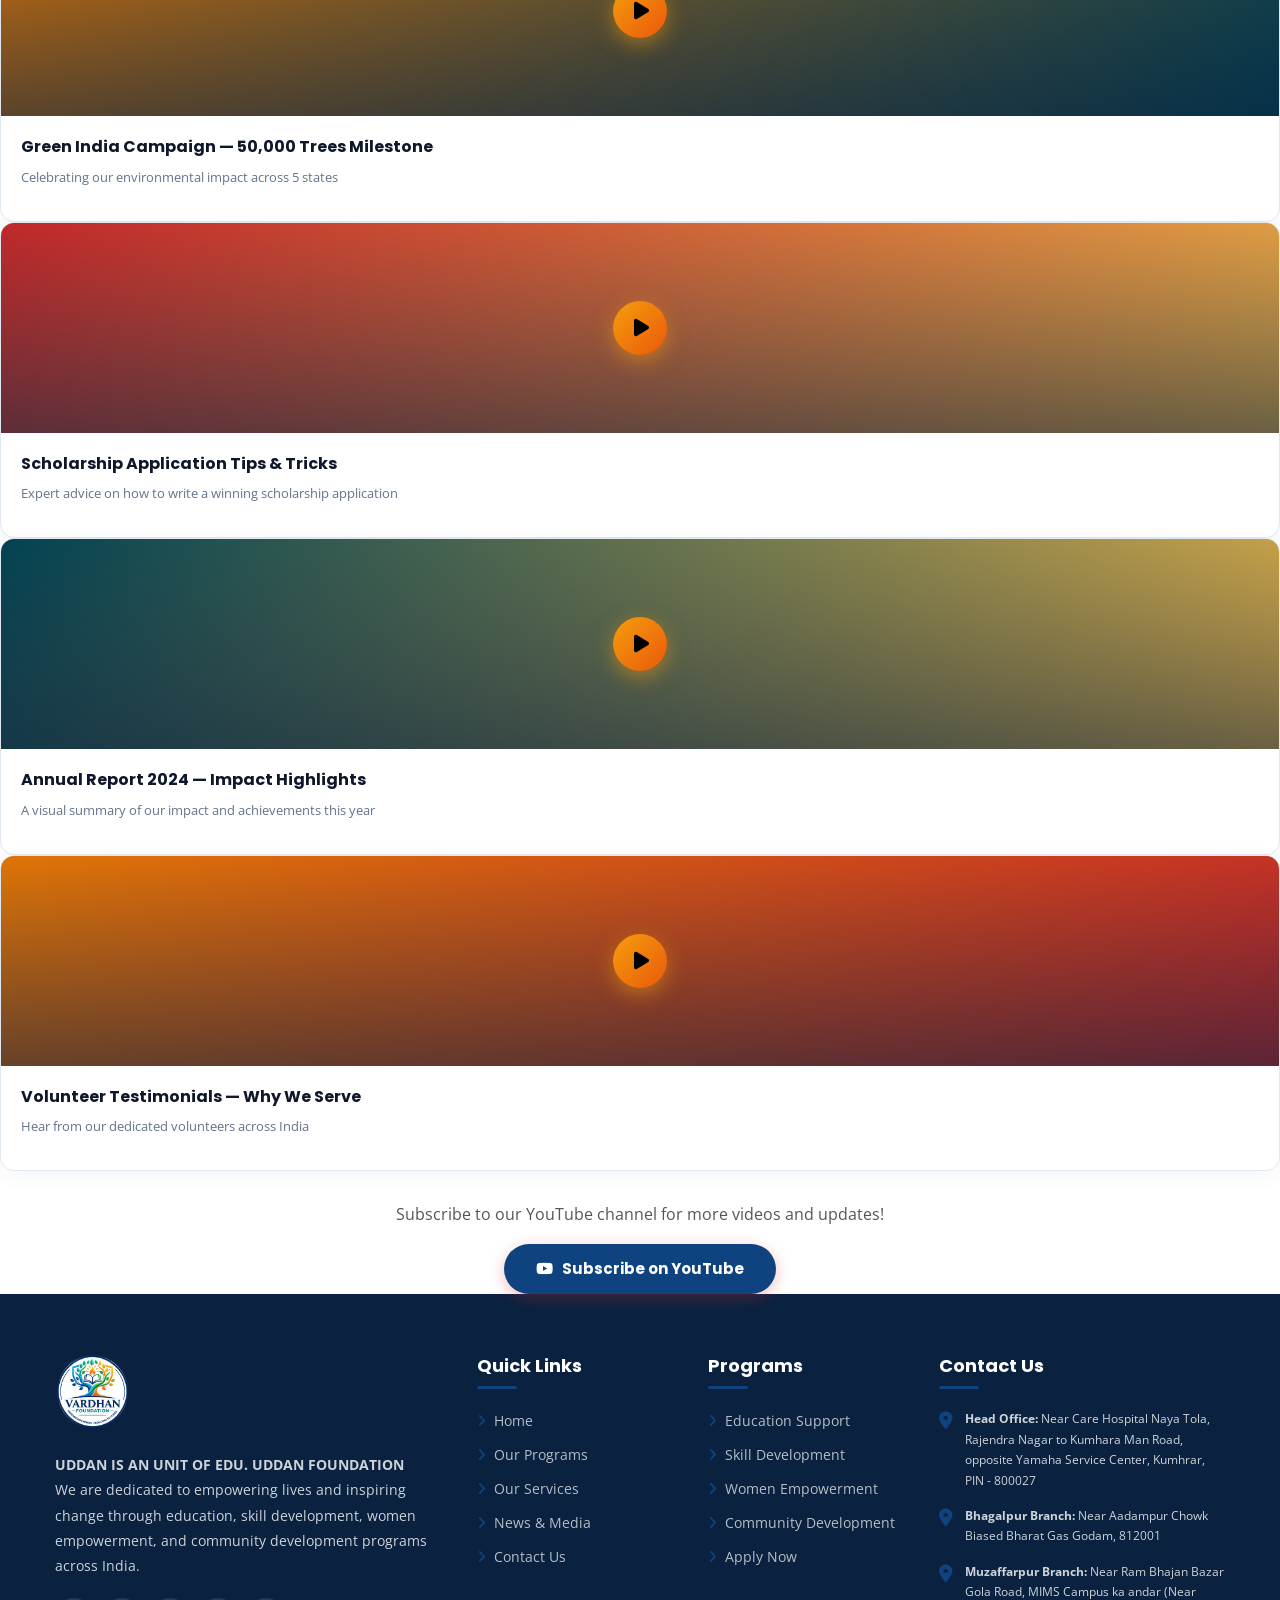
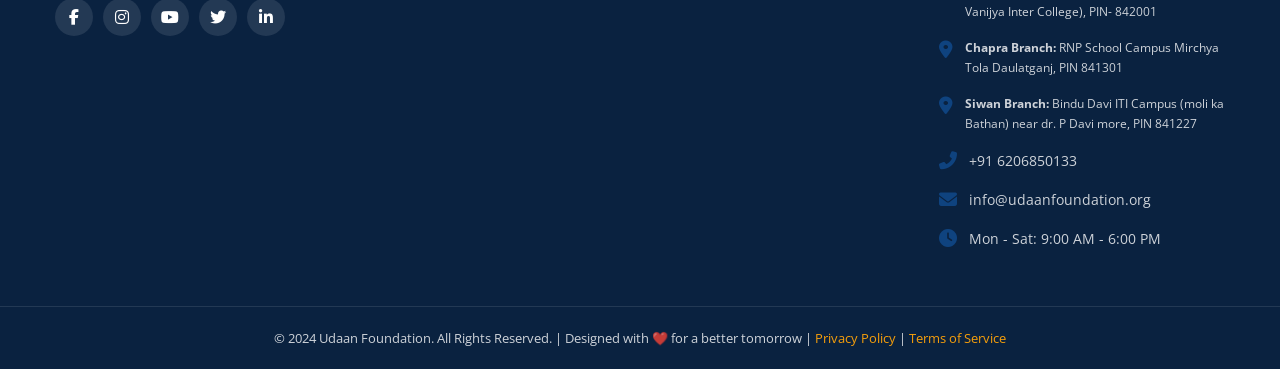
<file: public/frontend/videos.html>
<!DOCTYPE html>
<html lang="en">
<head>
  <meta charset="UTF-8">
  <meta name="viewport" content="width=device-width, initial-scale=1.0">
  <title>Helpful Videos — Udaan Foundation</title>
  <meta name="description" content="Watch helpful videos about Udaan Foundation programs, success stories, and educational content.">
  <link rel="preconnect" href="https://fonts.googleapis.com">
  <link rel="preconnect" href="https://fonts.gstatic.com" crossorigin>
  <link href="https://fonts.googleapis.com/css2?family=Poppins:wght@400;600;700;800&family=Open+Sans:wght@400;600;700&display=swap" rel="stylesheet">
  <link rel="stylesheet" href="https://cdnjs.cloudflare.com/ajax/libs/font-awesome/6.5.1/css/all.min.css">
  <link rel="stylesheet" href="css/style.css">
</head>
<body>
<div id="preloader"><div class="loader"></div></div>
<div class="top-bar">
  <div class="container">
    <div class="top-bar-left">
      <a href="tel:+916206850133"><i class="fas fa-phone-alt"></i> +91 6206850133</a>
      <a href="mailto:info@udaanfoundation.org"><i class="fas fa-envelope"></i> info@udaanfoundation.org</a>
    </div>
    <div class="top-bar-right">
      <a href="#" title="Facebook"><i class="fab fa-facebook-f"></i></a>
      <a href="#" title="Instagram"><i class="fab fa-instagram"></i></a>
      <a href="#" title="YouTube"><i class="fab fa-youtube"></i></a>
      <a href="https://api.whatsapp.com/send?phone=916206850133&text=Hello Udaan Foundation!" target="_blank" title="WhatsApp"><i class="fab fa-whatsapp"></i></a>
    </div>
  </div>
</div>

<header class="header">
  <div class="header-top container">
    <a href="index.html" class="header-logo"><img src="logo.png" alt="Vardhan Foundation Logo"></a>
    <button class="mobile-toggle" aria-label="Menu"><i class="fas fa-bars"></i></button>
  </div>
  <div class="header-nav-bar">
    <div class="container">
      <nav class="main-nav">
        <ul>
          <li><a href="index.html">Home</a></li>
          <li><a href="available_courses.html">Available Courses</a></li>
          <li><a href="#">Process <i class="fas fa-caret-down" style="font-size:12px;margin-left:3px;"></i></a>
            <ul class="dropdown-menu-custom">
              <li><a href="process.html">How It Works</a></li>
              <li><a href="enrollment.html">Enrollment Process</a></li>
            </ul>
          </li>
          <li><a href="confirmation.html">Counselling Letter</a></li>
          <li><a href="news.html">News &amp; Media</a></li>
          <li><a href="videos.html">Helpful Videos</a></li>
          <li><a href="partners.html">Approvals</a></li>
          <li><a href="contact.html">Contact</a></li>
          <li><a href="services.html">Services</a></li>
        </ul>
      </nav>
      <div class="nav-apply-btn"><a href="apply.html">Apply Now</a></div>
    </div>
  </div>
</header>
<div class="mobile-nav-overlay"></div>
<div class="mobile-nav">
  <div class="mobile-nav-header"><img src="logo.png" alt="Vardhan Foundation"><button class="mobile-nav-close"><i class="fas fa-times"></i></button></div>
  <ul>
    <li><a href="index.html">Home</a></li>
    <li><a href="available_courses.html">Available Courses</a></li>
    <li class="has-sub"><a href="#">Process</a><ul class="sub-menu"><li><a href="process.html">How It Works</a></li><li><a href="enrollment.html">Enrollment Process</a></li></ul></li>
    <li><a href="confirmation.html">Counselling Letter</a></li>
    <li><a href="news.html">News &amp; Media</a></li>
    <li><a href="videos.html">Helpful Videos</a></li>
    <li><a href="partners.html">Approvals</a></li>
    <li><a href="contact.html">Contact</a></li>
    <li><a href="services.html">Services</a></li>
    <li><a href="apply.html" style="color:#FFA500;font-weight:700;">Apply Now</a></li>
  </ul>
</div>

        <div class="video-body">
          <h3>How to Apply for Udaan Foundation Programs</h3>
          <p>Step-by-step video guide on the application process</p>
        </div>
      </div>
      <!-- Video 2 -->
      <div class="video-card fade-in">
        <div class="video-thumb" style="background:linear-gradient(135deg,#D62828,#e85d5d);">
          
          <div class="play-btn"><i class="fas fa-play"></i></div>
        </div>
        <div class="video-body">
          <h3>Success Story: Priya's Journey from Village to Engineer</h3>
          <p>Inspiring story of a scholarship beneficiary</p>
        </div>
      </div>
      <!-- Video 3 -->
      <div class="video-card fade-in">
        <div class="video-thumb" style="background:linear-gradient(135deg,#F77F00,#f9a84d);">
          
          <div class="play-btn"><i class="fas fa-play"></i></div>
        </div>
        <div class="video-body">
          <h3>Women Empowerment Workshop Highlights</h3>
          <p>Highlights from our 3-day workshop in rural Bihar</p>
        </div>
      </div>
      <!-- Video 4 -->
      <div class="video-card fade-in">
        <div class="video-thumb" style="background:linear-gradient(135deg,#FCBF49,#fdd98b);">
          
          <div class="play-btn"><i class="fas fa-play"></i></div>
        </div>
        <div class="video-body">
          <h3>Computer Skills Training — Batch 2024</h3>
          <p>See what our students learn in the digital literacy program</p>
        </div>
      </div>
      <!-- Video 5 -->
      <div class="video-card fade-in">
        <div class="video-thumb" style="background:linear-gradient(135deg,#014655,#D62828);">
          
          <div class="play-btn"><i class="fas fa-play"></i></div>
        </div>
        <div class="video-body">
          <h3>Health Camp Documentary — Patna 2024</h3>
          <p>Coverage of our free health camp serving 1,200+ residents</p>
        </div>
      </div>
      <!-- Video 6 -->
      <div class="video-card fade-in">
        <div class="video-thumb" style="background:linear-gradient(135deg,#F77F00,#014655);">
          
          <div class="play-btn"><i class="fas fa-play"></i></div>
        </div>
        <div class="video-body">
          <h3>Green India Campaign — 50,000 Trees Milestone</h3>
          <p>Celebrating our environmental impact across 5 states</p>
        </div>
      </div>
      <!-- Video 7 -->
      <div class="video-card fade-in">
        <div class="video-thumb" style="background:linear-gradient(135deg,#D62828,#FCBF49);">
          
          <div class="play-btn"><i class="fas fa-play"></i></div>
        </div>
        <div class="video-body">
          <h3>Scholarship Application Tips &amp; Tricks</h3>
          <p>Expert advice on how to write a winning scholarship application</p>
        </div>
      </div>
      <!-- Video 8 -->
      <div class="video-card fade-in">
        <div class="video-thumb" style="background:linear-gradient(135deg,#014655,#FCBF49);">
          
          <div class="play-btn"><i class="fas fa-play"></i></div>
        </div>
        <div class="video-body">
          <h3>Annual Report 2024 — Impact Highlights</h3>
          <p>A visual summary of our impact and achievements this year</p>
        </div>
      </div>
      <!-- Video 9 -->
      <div class="video-card fade-in">
        <div class="video-thumb" style="background:linear-gradient(135deg,#F77F00,#D62828);">
          
          <div class="play-btn"><i class="fas fa-play"></i></div>
        </div>
        <div class="video-body">
          <h3>Volunteer Testimonials — Why We Serve</h3>
          <p>Hear from our dedicated volunteers across India</p>
        </div>
      </div>
    </div>

    <!-- YouTube CTA -->
    <div class="text-center mt-30 fade-in">
      <p style="font-size:16px;color:#555;margin-bottom:16px;">Subscribe to our YouTube channel for more videos and updates!</p>
      <a href="#" class="btn btn-primary" target="_blank"><i class="fab fa-youtube"></i> Subscribe on YouTube</a>
    </div>
  </div>
</section>

<footer class="footer"><div class="container"><div class="footer-grid"><div class="footer-brand"><img src="images/footer_logo.png" alt="Vardhan Foundation" style="max-height:80px; width:auto; margin-bottom:15px;">
        <p><strong>UDDAN IS AN UNIT OF EDU. UDDAN FOUNDATION</strong><br>We are dedicated to empowering lives and inspiring change through education, skill development, women empowerment, and community development programs across India.</p><div class="footer-social"><a href="#"><i class="fab fa-facebook-f"></i></a><a href="#"><i class="fab fa-instagram"></i></a><a href="#"><i class="fab fa-youtube"></i></a><a href="#"><i class="fab fa-twitter"></i></a><a href="#"><i class="fab fa-linkedin-in"></i></a></div></div><div><h4>Quick Links</h4><ul class="footer-links"><li><a href="index.html">Home</a></li><li><a href="programs.html">Our Programs</a></li><li><a href="services.html">Our Services</a></li><li><a href="news.html">News &amp; Media</a></li><li><a href="contact.html">Contact Us</a></li></ul></div><div><h4>Programs</h4><ul class="footer-links"><li><a href="programs.html">Education Support</a></li><li><a href="programs.html">Skill Development</a></li><li><a href="programs.html">Women Empowerment</a></li><li><a href="programs.html">Community Development</a></li><li><a href="apply.html">Apply Now</a></li></ul></div><div><h4>Contact Us</h4><ul class="footer-contact"><li><i class="fas fa-map-marker-alt"></i><span style="font-size:12px;"><strong>Head Office:</strong> Near Care Hospital Naya Tola, Rajendra Nagar to Kumhara Man Road, opposite Yamaha Service Center, Kumhrar, PIN - 800027</span></li>
          <li><i class="fas fa-map-marker-alt"></i><span style="font-size:12px;"><strong>Bhagalpur Branch:</strong> Near Aadampur Chowk Biased Bharat Gas Godam, 812001</span></li>
          <li><i class="fas fa-map-marker-alt"></i><span style="font-size:12px;"><strong>Muzaffarpur Branch:</strong> Near Ram Bhajan Bazar Gola Road, MIMS Campus ka andar (Near Vanijya Inter College), PIN- 842001</span></li>
          <li><i class="fas fa-map-marker-alt"></i><span style="font-size:12px;"><strong>Chapra Branch:</strong> RNP School Campus Mirchya Tola Daulatganj, PIN 841301</span></li>
          <li><i class="fas fa-map-marker-alt"></i><span style="font-size:12px;"><strong>Siwan Branch:</strong> Bindu Davi ITI Campus (moli ka Bathan) near dr. P Davi more, PIN 841227</span></li>
          <li><i class="fas fa-phone-alt"></i><span>+91 6206850133</span></li><li><i class="fas fa-envelope"></i><span>info@udaanfoundation.org</span></li><li><i class="fas fa-clock"></i><span>Mon - Sat: 9:00 AM - 6:00 PM</span></li></ul></div></div></div><div class="footer-bottom"><div class="container"><p>&copy; 2024 Udaan Foundation. All Rights Reserved. | Designed with ❤️ for a better tomorrow | <a href="#">Privacy Policy</a> | <a href="#">Terms of Service</a></p></div></div></footer>
<a href="https://api.whatsapp.com/send?phone=916206850133&text=Hello Udaan Foundation!" target="_blank" class="whatsapp-float" title="Chat on WhatsApp"><i class="fab fa-whatsapp"></i></a>
<button class="scroll-top" aria-label="Scroll to top"><i class="fas fa-arrow-up"></i></button>
<script src="js/main.js"></script>
</body>
</html>
</file>
<file: public/frontend/css/style.css>
/* ============================================
   VARDHAN FOUNDATION — Master Stylesheet
   Brand Colors from Logo:
     Primary Royal Blue: #0F437F
     Cyan / Teal:        #0284C7
     Flame Amber / Gold: #F59E0B
     Vibrant Orange:     #EA580C
     Emerald Green:      #10B981
     Deep Navy:          #0A2240
   ============================================ */

/* ---------- CSS Variables ---------- */
:root {
  --primary: #0F437F;
  --primary-dark: #0A2F5C;
  --primary-light: #1E5CA0;
  --secondary: #0284C7;
  --secondary-dark: #0369A1;
  --accent: #F59E0B;
  --accent-hover: #D97706;
  --accent-orange: #EA580C;
  --success: #10B981;
  --dark: #0A2240;
  --dark2: #061528;
  --text: #1E293B;
  --text-light: #64748B;
  --light-bg: #F8FAFC;
  --white: #ffffff;
  --gray: #E2E8F0;
  --shadow-sm: 0 2px 8px rgba(15, 67, 127, 0.06);
  --shadow: 0 6px 25px rgba(15, 67, 127, 0.08);
  --shadow-lg: 0 12px 40px rgba(15, 67, 127, 0.14);
  --radius: 14px;
  --radius-lg: 20px;
  --transition: all 0.3s cubic-bezier(0.4, 0, 0.2, 1);
  --gradient-primary: linear-gradient(135deg, #0A2F5C 0%, #155E9C 100%);
  --gradient-accent: linear-gradient(135deg, #F59E0B 0%, #EA580C 100%);
  --gradient-teal: linear-gradient(135deg, #0284C7 0%, #0D9488 100%);
}

/* ---------- Reset & Base ---------- */
*, *::before, *::after { box-sizing: border-box; margin: 0; padding: 0; }

html { scroll-behavior: smooth; }

body {
  font-family: 'Open Sans', sans-serif;
  color: var(--text);
  line-height: 1.7;
  overflow-x: hidden;
  background: var(--white);
}

h1, h2, h3, h4, h5, h6 {
  font-family: 'Poppins', sans-serif;
  font-weight: 700;
  line-height: 1.3;
  color: var(--text);
}

a { text-decoration: none; color: inherit; transition: var(--transition); }
img { max-width: 100%; height: auto; }
ul { list-style: none; }

.container { max-width: 1200px; margin: 0 auto; padding: 0 15px; }

/* ---------- Preloader ---------- */
#preloader {
  position: fixed; inset: 0;
  background: var(--white);
  display: flex; align-items: center; justify-content: center;
  z-index: 99999;
  transition: opacity 0.5s;
}
#preloader.hidden { opacity: 0; pointer-events: none; }
.loader {
  width: 60px; height: 60px;
  border: 5px solid var(--gray);
  border-top-color: var(--primary);
  border-radius: 50%;
  animation: spin 0.8s linear infinite;
}
@keyframes spin { to { transform: rotate(360deg); } }

/* ---------- Top Bar ---------- */
.top-bar {
  background: var(--dark);
  color: var(--white);
  padding: 8px 0;
  font-size: 14px;
}
.top-bar .container {
  display: flex;
  justify-content: space-between;
  align-items: center;
  flex-wrap: wrap;
  gap: 10px;
}
.top-bar-left {
  display: flex; align-items: center; gap: 20px; flex-wrap: wrap;
}
.top-bar-left a,
.top-bar-left span { color: var(--white); display: flex; align-items: center; gap: 6px; }
.top-bar-left a:hover { color: var(--accent); }
.top-bar-right { display: flex; align-items: center; gap: 12px; }
.top-bar-right a {
  color: var(--white); font-size: 18px;
  width: 32px; height: 32px;
  display: flex; align-items: center; justify-content: center;
  border-radius: 50%;
  transition: var(--transition);
}
.top-bar-right a:hover {
  background: var(--secondary);
  transform: translateY(-2px);
}
.top-bar-right a.staff-portal-btn {
  width: auto !important;
  height: 28px !important;
  border-radius: 14px !important;
  padding: 0 14px !important;
  font-size: 12.5px !important;
  font-weight: 600 !important;
  background: rgba(255, 255, 255, 0.15) !important;
  border: 1px solid rgba(255, 255, 255, 0.3) !important;
  color: #ffffff !important;
  display: inline-flex !important;
  align-items: center !important;
  gap: 6px !important;
  margin-left: 10px !important;
  letter-spacing: 0.2px;
}
.top-bar-right a.staff-portal-btn:hover {
  background: #FFA500 !important;
  color: #000000 !important;
  border-color: #FFA500 !important;
  transform: translateY(-1px) !important;
}

/* ---------- Header / Navbar ---------- */
.header {
  background: #fff;
  position: sticky;
  top: 0;
  z-index: 1000;
  box-shadow: 0 2px 10px rgba(0,0,0,0.1);
}
.header-top {
  display: flex;
  align-items: center;
  justify-content: space-between;
  padding: 8px 20px;
}
.header-logo img { height: 68px; object-fit: contain; }
.header-logo { display: flex; align-items: center; gap: 12px; text-decoration: none; }
.mobile-toggle {
  display: none;
  background: none; border: none;
  font-size: 26px; color: var(--primary);
  cursor: pointer; padding: 5px;
}

/* Nav Bar Strip */
.header-nav-bar {
  background: linear-gradient(90deg, #0A2F5C 0%, #0F437F 100%);
  width: 100%;
  box-shadow: 0 4px 12px rgba(10, 47, 92, 0.15);
}
.header-nav-bar .container {
  display: flex;
  align-items: center;
  justify-content: space-between;
  padding: 0 20px;
  max-width: 1200px;
  margin: 0 auto;
}

/* Desktop Nav */
.main-nav { display: flex; align-items: center; flex: 1; }
.main-nav > ul {
  display: flex;
  align-items: center;
  gap: 0;
  margin: 0; padding: 0;
  list-style: none;
}
.main-nav > ul > li { position: relative; }
.main-nav > ul > li > a {
  display: block;
  padding: 15px 16px;
  font-weight: 500;
  font-size: 14.5px;
  color: #ffffff;
  white-space: nowrap;
  font-family: 'Poppins', sans-serif;
  transition: background 0.2s ease;
  text-decoration: none;
}
.main-nav > ul > li > a:hover,
.main-nav > ul > li.active > a {
  background: rgba(255,255,255,0.12);
  color: #fff;
}

/* Apply Now � flush right */
.nav-apply-btn {
  flex-shrink: 0;
}
.nav-apply-btn a {
  display: block;
  background: #FFA500;
  color: #000 !important;
  font-weight: 700;
  font-size: 15px;
  padding: 15px 28px;
  text-decoration: none;
  white-space: nowrap;
  font-family: 'Poppins', sans-serif;
  transition: background 0.2s ease;
  letter-spacing: 0.3px;
}
.nav-apply-btn a:hover { background: #e69500; }

/* Dropdown */
.dropdown-menu-custom {
  position: absolute; top: 100%; left: 0;
  background: #fff;
  min-width: 200px;
  box-shadow: 0 8px 24px rgba(0,0,0,0.12);
  border-radius: 0 0 8px 8px;
  opacity: 0; visibility: hidden;
  transform: translateY(6px);
  transition: all 0.25s ease;
  z-index: 999;
  border-top: 3px solid #D62828;
  list-style: none;
  padding: 0; margin: 0;
}
.main-nav > ul > li:hover .dropdown-menu-custom {
  opacity: 1; visibility: visible; transform: translateY(0);
}
.dropdown-menu-custom li a {
  display: block; padding: 11px 18px;
  font-size: 14px; color: #2B2D42;
  border-bottom: 1px solid #f0f0f0;
  font-weight: 500;
  transition: all 0.2s;
  text-decoration: none;
}
.dropdown-menu-custom li:last-child a { border-bottom: none; }
.dropdown-menu-custom li a:hover {
  background: #f8f9fa; color: #D62828; padding-left: 24px;
}

/* Mobile Nav */
/* Mobile Nav */
.mobile-nav-overlay {
  position: fixed; inset: 0;
  background: rgba(0,0,0,0.5);
  z-index: 2000;
  opacity: 0; visibility: hidden;
  transition: var(--transition);
}
.mobile-nav-overlay.active { opacity: 1; visibility: visible; }
.mobile-nav {
  position: fixed; top: 0; right: -300px;
  width: 300px; height: 100%;
  background: var(--white);
  z-index: 2001;
  transition: var(--transition);
  overflow-y: auto;
  box-shadow: -4px 0 30px rgba(0,0,0,0.15);
}
.mobile-nav.active { right: 0; }
.mobile-nav-header {
  display: flex; justify-content: space-between; align-items: center;
  padding: 15px 20px;
  border-bottom: 2px solid var(--primary);
}
.mobile-nav-header img { height: 40px; }
.mobile-nav-close {
  background: none; border: none;
  font-size: 24px; cursor: pointer; color: var(--text);
}
.mobile-nav ul { padding: 10px 0; }
.mobile-nav ul li a {
  display: block; padding: 12px 20px;
  font-weight: 600; font-size: 15px;
  border-bottom: 1px solid var(--gray);
  color: var(--text);
}
.mobile-nav ul li a:hover { color: var(--primary); background: var(--light-bg); }
.mobile-nav .sub-menu { display: none; background: var(--light-bg); }
.mobile-nav .sub-menu li a { padding-left: 40px; font-weight: 400; font-size: 14px; }
.mobile-nav .has-sub > a::after { content: '\f107'; font-family: 'Font Awesome 6 Free'; font-weight: 900; float: right; }
.mobile-nav .has-sub.open > a::after { content: '\f106'; }
.mobile-nav .has-sub.open .sub-menu { display: block; }

/* ---------- Hero Slider ---------- */
.hero-section { position: relative; overflow: hidden; }
.hero-slider { position: relative; height: 520px; }
.hero-slide {
  position: absolute; inset: 0;
  opacity: 0; transition: opacity 0.8s ease;
  display: flex; align-items: center;
  background-size: cover;
  background-position: center;
}
.hero-slide::before {
  content: ''; position: absolute; inset: 0;
  background: linear-gradient(90deg, rgba(1,70,85,0.9) 0%, rgba(1,70,85,0.4) 100%);
  z-index: 1;
}
.hero-slide.active { opacity: 1; z-index: 1; }
.hero-slide-1 { background-image: url('../images/hero1.png'); }
.hero-slide-2 { background-image: url('../images/hero2.png'); }
.hero-slide-3 { background-image: url('../images/hero3.png'); }
.hero-content {
  position: relative; z-index: 2;
  color: var(--white);
  max-width: 650px;
  padding: 0 40px;
}
.hero-content h1 {
  font-size: 44px; color: var(--white);
  margin-bottom: 16px; line-height: 1.2;
}
.hero-content p { font-size: 18px; margin-bottom: 28px; opacity: 0.95; }
.hero-graphic {
  position: absolute; right: 0; top: 0; bottom: 0;
  width: 50%; display: flex; align-items: center; justify-content: center;
  opacity: 0.15;
}
.hero-graphic svg { width: 80%; height: auto; }

/* Hero floating shapes */
.hero-shapes { position: absolute; inset: 0; overflow: hidden; pointer-events: none; }
.hero-shapes .shape {
  position: absolute; border-radius: 50%;
  opacity: 0.1; animation: floatShape 6s ease-in-out infinite;
}
.hero-shapes .shape-1 { width: 300px; height: 300px; background: var(--accent); top: -80px; right: 10%; animation-delay: 0s; }
.hero-shapes .shape-2 { width: 200px; height: 200px; background: var(--secondary); bottom: -50px; right: 30%; animation-delay: 2s; }
.hero-shapes .shape-3 { width: 150px; height: 150px; background: var(--white); top: 30%; right: 5%; animation-delay: 4s; }
@keyframes floatShape {
  0%, 100% { transform: translateY(0) scale(1); }
  50% { transform: translateY(-20px) scale(1.05); }
}

/* Hero dots / arrows */
.hero-dots {
  position: absolute; bottom: 25px; left: 50%;
  transform: translateX(-50%);
  z-index: 10; display: flex; gap: 10px;
}
.hero-dots .dot {
  width: 14px; height: 14px; border-radius: 50%;
  background: rgba(255,255,255,0.4); cursor: pointer;
  transition: var(--transition); border: none;
}
.hero-dots .dot.active { background: var(--white); transform: scale(1.2); }
.hero-arrow {
  position: absolute; top: 50%; z-index: 10;
  background: rgba(255,255,255,0.2); border: none;
  color: var(--white); font-size: 24px;
  width: 50px; height: 50px; border-radius: 50%;
  cursor: pointer; transition: var(--transition);
  display: flex; align-items: center; justify-content: center;
}
.hero-arrow:hover { background: var(--primary); }
.hero-arrow.prev { left: 20px; transform: translateY(-50%); }
.hero-arrow.next { right: 20px; transform: translateY(-50%); }

/* ---------- Section Common ---------- */
.section { padding: 80px 0; }
.section-light { background: var(--light-bg); }
.section-dark { background: var(--dark); color: var(--white); }
.section-dark h2, .section-dark h3, .section-dark p { color: var(--white); }
.section-title {
  text-align: center; margin-bottom: 50px;
}
.section-title h2 {
  font-size: 36px; margin-bottom: 12px;
  position: relative; display: inline-block;
}
.section-title h2::after {
  content: ''; display: block;
  width: 60px; height: 4px;
  background: linear-gradient(90deg, var(--primary), var(--secondary));
  margin: 12px auto 0; border-radius: 2px;
}
.section-title p { color: var(--text-light); font-size: 16px; max-width: 600px; margin: 0 auto; }
.section-dark .section-title p { color: rgba(255,255,255,0.8); }

/* ---------- About Section ---------- */
.about-grid {
  display: grid; grid-template-columns: 1fr 1fr;
  gap: 50px; align-items: center;
}
.about-image { position: relative; }
.about-image-box {
  border-radius: var(--radius);
  display: flex; align-items: center; justify-content: center;
  min-height: 350px;
  position: relative; overflow: hidden;
}
.about-image-box img { width: 100%; height: 100%; object-fit: cover; border-radius: var(--radius); }
.about-badge {
  position: absolute; bottom: -20px; right: -20px;
  background: var(--accent);
  color: var(--text);
  padding: 15px 25px;
  border-radius: var(--radius);
  font-weight: 700;
  font-size: 18px;
  box-shadow: var(--shadow);
}
.about-text h2 { font-size: 34px; margin-bottom: 16px; }
.about-text p { margin-bottom: 16px; color: var(--text-light); }
.about-features {
  display: grid; grid-template-columns: 1fr 1fr;
  gap: 15px; margin-top: 20px;
}
.about-feature {
  display: flex; align-items: center; gap: 10px;
}
.about-feature i {
  color: var(--primary); font-size: 20px;
  width: 36px; height: 36px;
  background: rgba(214,40,40,0.1);
  border-radius: 50%;
  display: flex; align-items: center; justify-content: center;
  flex-shrink: 0;
}

/* ---------- Program Cards ---------- */
.programs-grid {
  display: grid;
  grid-template-columns: repeat(4, 1fr);
  gap: 30px;
}
.program-card {
  background: var(--white);
  border-radius: var(--radius);
  overflow: hidden;
  box-shadow: var(--shadow);
  transition: var(--transition);
  position: relative;
}
.program-card:hover {
  transform: translateY(-8px);
  box-shadow: var(--shadow-lg);
}
.program-card-icon {
  height: 200px;
  display: flex; align-items: center; justify-content: center;
  position: relative; overflow: hidden;
  background-size: cover;
  background-position: center;
}
.program-card-icon img { width: 100%; height: 100%; object-fit: cover; }
.program-card-icon.edu { background-image: url('../images/icon_education.jpg'); }
.program-card-icon.skill { background-image: url('../images/icon_skills.jpg'); }
.program-card-icon.women { background-image: url('../images/hero3.png'); }
.program-card-icon.community { background-image: url('../images/about_mission.jpg'); }
.program-card-body { padding: 24px; }
.program-card-body h3 { font-size: 18px; margin-bottom: 10px; }
.program-card-body p { font-size: 14px; color: var(--text-light); margin-bottom: 16px; }
.program-card-body .btn-link {
  color: var(--primary); font-weight: 600; font-size: 14px;
  display: inline-flex; align-items: center; gap: 6px;
}
.program-card-body .btn-link:hover { gap: 10px; }

/* ---------- Stats Counter ---------- */
.stats-section {
  background: linear-gradient(135deg, var(--dark) 0%, var(--dark2) 100%);
  padding: 60px 0;
  position: relative; overflow: hidden;
}
.stats-section::before {
  content: ''; position: absolute; inset: 0;
  background: url("data:image/svg+xml,%3Csvg width='60' height='60' viewBox='0 0 60 60' xmlns='http://www.w3.org/2000/svg'%3E%3Cg fill='none' fill-rule='evenodd'%3E%3Cg fill='%23ffffff' fill-opacity='0.03'%3E%3Cpath d='M36 34v-4h-2v4h-4v2h4v4h2v-4h4v-2h-4zm0-30V0h-2v4h-4v2h4v4h2V6h4V4h-4zM6 34v-4H4v4H0v2h4v4h2v-4h4v-2H6zM6 4V0H4v4H0v2h4v4h2V6h4V4H6z'/%3E%3C/g%3E%3C/g%3E%3C/svg%3E");
}
.stats-grid {
  display: grid;
  grid-template-columns: repeat(4, 1fr);
  gap: 30px;
  position: relative; z-index: 1;
}
.stat-item { text-align: center; color: var(--white); }
.stat-icon {
  font-size: 36px; color: var(--accent);
  margin-bottom: 12px;
}
.stat-number {
  font-size: 42px; font-weight: 800;
  font-family: 'Poppins', sans-serif;
  margin-bottom: 4px;
  background: linear-gradient(90deg, var(--accent), var(--secondary));
  -webkit-background-clip: text;
  -webkit-text-fill-color: transparent;
  background-clip: text;
}
.stat-label { font-size: 15px; opacity: 0.85; }

/* ---------- News Cards ---------- */
.news-grid {
  display: grid;
  grid-template-columns: repeat(3, 1fr);
  gap: 30px;
}
.news-card {
  background: var(--white);
  border-radius: var(--radius);
  overflow: hidden;
  box-shadow: var(--shadow);
  transition: var(--transition);
}
.news-card:hover { transform: translateY(-5px); box-shadow: var(--shadow-lg); }
.news-card-img {
  height: 200px;
  overflow: hidden;
}
.news-card-img img {
  width: 100%;
  height: 100%;
  display: block;
  object-fit: cover;
}
.news-card-img div {
  width: 100%; height: 100%;
  display: flex; align-items: center; justify-content: center;
  font-size: 48px; color: var(--white);
}
.news-card-img .img-1 { background: linear-gradient(135deg, #014655, #026d7e); }
.news-card-img .img-2 { background: linear-gradient(135deg, #D62828, #e85d5d); }
.news-card-img .img-3 { background: linear-gradient(135deg, #F77F00, #f9a84d); }
.news-card-body { padding: 20px; }
.news-card-date { font-size: 13px; color: var(--primary); font-weight: 600; margin-bottom: 8px; }
.news-card-body h3 { font-size: 18px; margin-bottom: 10px; }
.news-card-body p { font-size: 14px; color: var(--text-light); }
.mini-gallery {
  display: grid;
  grid-template-columns: repeat(2, minmax(0, 1fr));
  gap: 10px;
}
.mini-gallery img {
  width: 100%;
  height: 90px;
  object-fit: cover;
  border-radius: 8px;
  display: block;
}

/* ---------- Testimonials ---------- */
.testimonial-slider { position: relative; max-width: 800px; margin: 0 auto; overflow: hidden; }
.testimonial-slide {
  display: none; text-align: center; padding: 30px;
}
.testimonial-slide.active { display: block; }
.testimonial-slide .quote {
  font-size: 20px; font-style: italic;
  color: var(--text); margin-bottom: 20px;
  position: relative; padding: 0 20px;
}
.testimonial-slide .quote::before {
  content: '\f10d'; font-family: 'Font Awesome 6 Free'; font-weight: 900;
  font-size: 30px; color: var(--primary); opacity: 0.2;
  position: absolute; top: -10px; left: -10px;
  font-style: normal;
}
.testimonial-avatar {
  width: 70px; height: 70px; border-radius: 50%;
  background: linear-gradient(135deg, var(--primary), var(--secondary));
  display: flex; align-items: center; justify-content: center;
  color: var(--white); font-size: 28px; font-weight: 700;
  margin: 0 auto 10px;
}
.testimonial-name { font-weight: 700; font-size: 16px; }
.testimonial-role { font-size: 14px; color: var(--text-light); }
.testimonial-dots { display: flex; justify-content: center; gap: 8px; margin-top: 20px; }
.testimonial-dots .dot {
  width: 10px; height: 10px; border-radius: 50%;
  background: var(--gray); border: none; cursor: pointer;
  transition: var(--transition);
}
.testimonial-dots .dot.active { background: var(--primary); }

/* ---------- CTA Banner ---------- */
.cta-section {
  background: linear-gradient(135deg, var(--primary) 0%, var(--secondary) 100%);
  padding: 60px 0;
  text-align: center;
  position: relative; overflow: hidden;
}
.cta-section::before {
  content: ''; position: absolute;
  width: 400px; height: 400px; border-radius: 50%;
  background: rgba(255,255,255,0.05);
  top: -200px; right: -100px;
}
.cta-section::after {
  content: ''; position: absolute;
  width: 300px; height: 300px; border-radius: 50%;
  background: rgba(255,255,255,0.05);
  bottom: -150px; left: -50px;
}
.cta-section h2 { color: var(--white); font-size: 34px; margin-bottom: 12px; }
.cta-section p { color: rgba(255,255,255,0.9); font-size: 18px; margin-bottom: 28px; max-width: 600px; margin-left: auto; margin-right: auto; }

/* ---------- Buttons ---------- */
.btn {
  display: inline-block; padding: 12px 32px;
  border-radius: 50px; font-weight: 700;
  font-size: 15px; cursor: pointer;
  border: none; transition: var(--transition);
  font-family: 'Poppins', sans-serif;
  text-align: center;
}
.btn-primary {
  background: var(--primary); color: var(--white);
  box-shadow: 0 4px 15px rgba(214,40,40,0.3);
}
.btn-primary:hover {
  background: var(--primary-dark);
  transform: translateY(-2px);
  box-shadow: 0 6px 20px rgba(214,40,40,0.4);
}
.btn-secondary {
  background: var(--secondary); color: var(--white);
  box-shadow: 0 4px 15px rgba(247,127,0,0.3);
}
.btn-secondary:hover { background: #e06f00; transform: translateY(-2px); }
.btn-outline {
  background: transparent; color: var(--white);
  border: 2px solid var(--white);
}
.btn-outline:hover { background: var(--white); color: var(--primary); }
.btn-white {
  background: var(--white); color: var(--primary);
  box-shadow: 0 4px 15px rgba(0,0,0,0.1);
}
.btn-white:hover { transform: translateY(-2px); box-shadow: 0 6px 20px rgba(0,0,0,0.15); }
.btn-dark {
  background: var(--dark); color: var(--white);
}
.btn-dark:hover { background: var(--dark2); transform: translateY(-2px); }
.btn i { margin-right: 6px; }

/* ---------- Footer ---------- */
.footer {
  background: var(--dark);
  color: rgba(255,255,255,0.8);
  padding-top: 60px;
}
.footer-grid {
  display: grid;
  grid-template-columns: 2fr 1fr 1fr 1.5fr;
  gap: 40px;
  padding-bottom: 40px;
}
.footer-brand img { height: 75px; width: auto; margin-bottom: 16px; object-fit: contain; }
.footer-brand p { font-size: 14px; line-height: 1.8; margin-bottom: 20px; }
.footer-social { display: flex; gap: 10px; }
.footer-social a {
  width: 38px; height: 38px; border-radius: 50%;
  background: rgba(255,255,255,0.1);
  display: flex; align-items: center; justify-content: center;
  color: var(--white); font-size: 16px;
  transition: var(--transition);
}
.footer-social a:hover { background: var(--primary); transform: translateY(-3px); }
.footer h4 {
  color: var(--white); font-size: 18px;
  margin-bottom: 20px;
  position: relative; padding-bottom: 12px;
}
.footer h4::after {
  content: ''; position: absolute; bottom: 0; left: 0;
  width: 40px; height: 3px;
  background: var(--primary); border-radius: 2px;
}
.footer-links li { margin-bottom: 10px; }
.footer-links li a {
  font-size: 14px; color: rgba(255,255,255,0.7);
  display: flex; align-items: center; gap: 8px;
}
.footer-links li a::before { content: '\f105'; font-family: 'Font Awesome 6 Free'; font-weight: 900; color: var(--primary); }
.footer-links li a:hover { color: var(--accent); padding-left: 6px; }
.footer-contact li {
  display: flex; gap: 12px;
  margin-bottom: 15px; font-size: 14px;
}
.footer-contact li i {
  color: var(--primary); font-size: 18px;
  margin-top: 3px; flex-shrink: 0;
}
.footer-bottom {
  border-top: 1px solid rgba(255,255,255,0.1);
  padding: 20px 0;
  text-align: center;
  font-size: 13px;
}
.footer-bottom a { color: var(--accent); }
.footer-bottom a:hover { text-decoration: underline; }

/* ---------- Scroll to Top ---------- */
.scroll-top {
  position: fixed; bottom: 30px; right: 30px;
  width: 46px; height: 46px; border-radius: 50%;
  background: var(--primary); color: var(--white);
  border: none; font-size: 20px;
  cursor: pointer; z-index: 999;
  display: flex; align-items: center; justify-content: center;
  opacity: 0; visibility: hidden;
  transition: var(--transition);
  box-shadow: 0 4px 15px rgba(214,40,40,0.4);
}
.scroll-top.visible { opacity: 1; visibility: visible; }
.scroll-top:hover { background: var(--primary-dark); transform: translateY(-3px); }

/* ---------- Page Banner ---------- */
.page-banner {
  background: linear-gradient(135deg, var(--dark) 0%, var(--dark2) 100%);
  padding: 60px 0;
  text-align: center;
  position: relative; overflow: hidden;
}
.page-banner::before {
  content: ''; position: absolute; inset: 0;
  background: url("data:image/svg+xml,%3Csvg width='60' height='60' viewBox='0 0 60 60' xmlns='http://www.w3.org/2000/svg'%3E%3Cg fill='none' fill-rule='evenodd'%3E%3Cg fill='%23ffffff' fill-opacity='0.04'%3E%3Cpath d='M36 34v-4h-2v4h-4v2h4v4h2v-4h4v-2h-4zm0-30V0h-2v4h-4v2h4v4h2V6h4V4h-4zM6 34v-4H4v4H0v2h4v4h2v-4h4v-2H6zM6 4V0H4v4H0v2h4v4h2V6h4V4H6z'/%3E%3C/g%3E%3C/g%3E%3C/svg%3E");
}
.page-banner h1 { color: var(--white); font-size: 36px; margin-bottom: 10px; position: relative; }
.breadcrumb {
  display: flex; justify-content: center; gap: 8px;
  font-size: 14px; position: relative;
}
.breadcrumb a { color: var(--accent); }
.breadcrumb span { color: rgba(255,255,255,0.6); }

/* ---------- Process Steps ---------- */
.process-steps {
  display: grid;
  grid-template-columns: repeat(4, 1fr);
  gap: 30px;
  counter-reset: step;
}
.step-card {
  text-align: center; padding: 30px 20px;
  position: relative;
  background: var(--white);
  border-radius: var(--radius);
  box-shadow: var(--shadow);
  transition: var(--transition);
}
.step-card:hover { transform: translateY(-5px); box-shadow: var(--shadow-lg); }
.step-number {
  width: 60px; height: 60px; border-radius: 50%;
  background: linear-gradient(135deg, var(--primary), var(--secondary));
  color: var(--white); font-size: 24px; font-weight: 800;
  display: flex; align-items: center; justify-content: center;
  margin: 0 auto 20px;
  font-family: 'Poppins', sans-serif;
}
.step-card h3 { font-size: 18px; margin-bottom: 10px; }
.step-card p { font-size: 14px; color: var(--text-light); }
.step-card::after {
  content: '\f061'; font-family: 'Font Awesome 6 Free'; font-weight: 900;
  position: absolute; top: 50%; right: -20px;
  color: var(--primary); font-size: 18px;
  transform: translateY(-50%);
}
.step-card:last-child::after { display: none; }

/* ---------- Info Cards ---------- */
.info-card {
  background: var(--white);
  border-radius: var(--radius);
  padding: 30px;
  box-shadow: var(--shadow);
  margin-bottom: 30px;
}
.info-card h3 {
  font-size: 20px; margin-bottom: 15px;
  display: flex; align-items: center; gap: 10px;
}
.info-card h3 i { color: var(--primary); }
.info-card ul { padding-left: 0; }
.info-card ul li {
  padding: 8px 0;
  border-bottom: 1px solid var(--gray);
  font-size: 15px;
  display: flex; align-items: center; gap: 10px;
}
.info-card ul li:last-child { border-bottom: none; }
.info-card ul li i { color: var(--secondary); font-size: 14px; flex-shrink: 0; }

/* ---------- FAQ / Accordion ---------- */
.faq-item {
  background: var(--white);
  border-radius: var(--radius);
  margin-bottom: 12px;
  box-shadow: var(--shadow);
  overflow: hidden;
}
.faq-question {
  padding: 18px 24px;
  font-weight: 600; font-size: 16px;
  cursor: pointer;
  display: flex; justify-content: space-between; align-items: center;
  background: var(--white);
  border: none; width: 100%;
  text-align: left;
  font-family: 'Poppins', sans-serif;
  color: var(--text);
  transition: var(--transition);
}
.faq-question:hover { color: var(--primary); }
.faq-question i { transition: transform 0.3s; }
.faq-question.active { color: var(--primary); background: var(--light-bg); }
.faq-question.active i { transform: rotate(180deg); }
.faq-answer {
  max-height: 0; overflow: hidden;
  transition: max-height 0.3s ease;
  padding: 0 24px;
}
.faq-answer.open {
  max-height: 500px;
  padding: 0 24px 18px;
}
.faq-answer p { font-size: 15px; color: var(--text-light); line-height: 1.8; }

/* ---------- Contact Form ---------- */
.contact-grid {
  display: grid;
  grid-template-columns: 1fr 1fr;
  gap: 40px;
}
.form-group { margin-bottom: 20px; }
.form-group label {
  display: block; font-weight: 600;
  font-size: 14px; margin-bottom: 6px;
  color: var(--text);
}
.form-group input,
.form-group select,
.form-group textarea {
  width: 100%; padding: 12px 16px;
  border: 2px solid var(--gray);
  border-radius: 8px;
  font-size: 15px;
  font-family: 'Open Sans', sans-serif;
  transition: var(--transition);
  background: var(--white);
}
.form-group input:focus,
.form-group select:focus,
.form-group textarea:focus {
  outline: none;
  border-color: var(--primary);
  box-shadow: 0 0 0 3px rgba(214,40,40,0.1);
}
.form-group textarea { resize: vertical; min-height: 120px; }
.form-group .error-msg {
  color: var(--primary); font-size: 13px;
  margin-top: 4px; display: none;
}
.form-group.error input,
.form-group.error textarea { border-color: var(--primary); }
.form-group.error .error-msg { display: block; }
.form-row { display: grid; grid-template-columns: 1fr 1fr; gap: 20px; }

.checkbox-group {
  display: flex; align-items: flex-start; gap: 10px;
  margin-bottom: 20px;
}
.checkbox-group input[type="checkbox"] { width: auto; margin-top: 4px; }
.checkbox-group label { font-weight: 400; font-size: 14px; }

/* ---------- Contact Info Cards ---------- */
.contact-info-card {
  display: flex; gap: 15px;
  padding: 20px;
  background: var(--light-bg);
  border-radius: var(--radius);
  margin-bottom: 15px;
  transition: var(--transition);
}
.contact-info-card:hover { box-shadow: var(--shadow); }
.contact-info-card .icon {
  width: 50px; height: 50px; border-radius: 50%;
  background: linear-gradient(135deg, var(--primary), var(--secondary));
  display: flex; align-items: center; justify-content: center;
  color: var(--white); font-size: 20px;
  flex-shrink: 0;
}
.contact-info-card h4 { font-size: 16px; margin-bottom: 4px; }
.contact-info-card p { font-size: 14px; color: var(--text-light); }

/* ---------- Map Placeholder ---------- */
.map-container {
  border-radius: var(--radius);
  overflow: hidden;
  height: 300px;
  background: var(--gray);
  display: flex; align-items: center; justify-content: center;
  margin-top: 20px;
}
.map-container iframe { width: 100%; height: 100%; border: none; }

/* ---------- Video Styles ---------- */
.video-grid {
  display: grid;
  grid-template-columns: repeat(3, 1fr);
  gap: 30px;
}
.video-card {
  background: var(--white);
  border: 1px solid #E2E8F0;
  border-radius: var(--radius);
  overflow: hidden;
  box-shadow: 0 4px 20px rgba(15, 67, 127, 0.05);
  transition: all 0.3s ease;
  display: flex;
  flex-direction: column;
}
.video-card:hover {
  transform: translateY(-6px);
  box-shadow: 0 14px 35px rgba(15, 67, 127, 0.12);
  border-color: #93C5FD;
}
.video-card .video-thumb {
  position: relative;
  height: 210px;
  overflow: hidden;
  display: flex;
  align-items: center;
  justify-content: center;
  cursor: pointer;
  background: #0A2240;
}
.video-card .video-thumb img {
  width: 100%;
  height: 100%;
  object-fit: cover;
  transition: transform 0.4s ease;
}
.video-card:hover .video-thumb img {
  transform: scale(1.06);
}
.video-card .video-thumb::after {
  content: '';
  position: absolute;
  inset: 0;
  background: linear-gradient(180deg, rgba(10,34,64,0.1) 0%, rgba(10,34,64,0.6) 100%);
  pointer-events: none;
}
.video-card .video-thumb .play-btn {
  position: absolute;
  z-index: 2;
  width: 54px;
  height: 54px;
  border-radius: 50%;
  background: linear-gradient(135deg, var(--accent) 0%, var(--accent-orange) 100%);
  display: flex;
  align-items: center;
  justify-content: center;
  color: #000000;
  font-size: 20px;
  padding-left: 3px;
  box-shadow: 0 6px 20px rgba(245, 158, 11, 0.5);
  transition: all 0.3s cubic-bezier(0.4, 0, 0.2, 1);
}
.video-card:hover .video-thumb .play-btn {
  transform: scale(1.15);
  background: #ffffff;
  color: var(--primary);
  box-shadow: 0 8px 25px rgba(0, 0, 0, 0.3);
}
.video-duration {
  position: absolute;
  bottom: 12px;
  right: 12px;
  z-index: 2;
  background: rgba(0, 0, 0, 0.75);
  color: #ffffff;
  font-size: 11px;
  font-weight: 700;
  padding: 3px 8px;
  border-radius: 6px;
  letter-spacing: 0.3px;
}
.video-category-badge {
  position: absolute;
  top: 12px;
  left: 12px;
  z-index: 2;
  background: rgba(15, 67, 127, 0.88);
  backdrop-filter: blur(4px);
  -webkit-backdrop-filter: blur(4px);
  color: #ffffff;
  font-size: 11px;
  font-weight: 700;
  padding: 3px 10px;
  border-radius: 20px;
  text-transform: uppercase;
  letter-spacing: 0.4px;
}
.video-card .video-body {
  padding: 20px;
  flex: 1;
  display: flex;
  flex-direction: column;
}
.video-card .video-body h3 {
  font-size: 16px;
  font-weight: 700;
  color: #0F172A;
  margin-bottom: 8px;
  line-height: 1.4;
}
.video-card .video-body p {
  font-size: 13px;
  color: #64748B;
  line-height: 1.55;
  margin-bottom: 14px;
  flex: 1;
}
.video-meta-bar {
  display: flex;
  align-items: center;
  justify-content: space-between;
  padding-top: 12px;
  border-top: 1px solid #F1F5F9;
  font-size: 12px;
  color: #94A3B8;
  font-weight: 600;
}

/* Featured Video Spotlight */
.featured-video-section {
  background: linear-gradient(135deg, #0A2240 0%, #0F437F 100%);
  border-radius: 24px;
  padding: 40px;
  color: #ffffff;
  margin-bottom: 45px;
  box-shadow: 0 16px 40px rgba(15, 67, 127, 0.2);
}
.featured-video-grid {
  display: grid;
  grid-template-columns: 1.25fr 0.75fr;
  gap: 36px;
  align-items: center;
}
.featured-video-thumb-box {
  position: relative;
  border-radius: 18px;
  overflow: hidden;
  height: 330px;
  cursor: pointer;
  box-shadow: 0 12px 35px rgba(0, 0, 0, 0.35);
}
.featured-video-thumb-box img {
  width: 100%;
  height: 100%;
  object-fit: cover;
  transition: transform 0.4s ease;
}
.featured-video-thumb-box:hover img {
  transform: scale(1.04);
}
.featured-video-thumb-box::after {
  content: '';
  position: absolute;
  inset: 0;
  background: linear-gradient(180deg, rgba(0,0,0,0.1) 0%, rgba(0,0,0,0.6) 100%);
}
.featured-video-thumb-box .play-btn-large {
  position: absolute;
  top: 50%;
  left: 50%;
  transform: translate(-50%, -50%);
  z-index: 2;
  width: 72px;
  height: 72px;
  border-radius: 50%;
  background: linear-gradient(135deg, #F59E0B 0%, #EA580C 100%);
  color: #000000;
  display: flex;
  align-items: center;
  justify-content: center;
  font-size: 26px;
  padding-left: 4px;
  box-shadow: 0 8px 30px rgba(245, 158, 11, 0.6);
  transition: all 0.3s ease;
}
.featured-video-thumb-box:hover .play-btn-large {
  transform: translate(-50%, -50%) scale(1.15);
  background: #ffffff;
  color: var(--primary);
}

/* Video Filter Tabs */
.video-filter-bar {
  display: flex;
  align-items: center;
  justify-content: center;
  gap: 10px;
  flex-wrap: wrap;
  margin-bottom: 35px;
}
.video-filter-btn {
  background: #ffffff;
  border: 1px solid #CBD5E1;
  color: #475569;
  font-weight: 600;
  font-size: 13.5px;
  padding: 8px 20px;
  border-radius: 50px;
  cursor: pointer;
  transition: all 0.25s ease;
  font-family: 'Poppins', sans-serif;
}
.video-filter-btn:hover,
.video-filter-btn.active {
  background: var(--primary);
  border-color: var(--primary);
  color: #ffffff;
  box-shadow: 0 4px 14px rgba(15, 67, 127, 0.25);
}

/* Video Modal */
.video-modal-overlay {
  position: fixed;
  inset: 0;
  background: rgba(7, 25, 47, 0.88);
  backdrop-filter: blur(8px);
  -webkit-backdrop-filter: blur(8px);
  z-index: 99999;
  display: flex;
  align-items: center;
  justify-content: center;
  padding: 20px;
  opacity: 0;
  pointer-events: none;
  transition: opacity 0.3s ease;
}
.video-modal-overlay.active {
  opacity: 1;
  pointer-events: auto;
}
.video-modal-content {
  background: #0F172A;
  border: 1px solid rgba(255, 255, 255, 0.15);
  border-radius: 20px;
  width: 100%;
  max-width: 860px;
  overflow: hidden;
  box-shadow: 0 25px 60px rgba(0, 0, 0, 0.6);
  position: relative;
  transform: scale(0.95);
  transition: transform 0.3s ease;
}
.video-modal-overlay.active .video-modal-content {
  transform: scale(1);
}
.video-modal-header {
  display: flex;
  align-items: center;
  justify-content: space-between;
  padding: 16px 22px;
  background: #0B1120;
  border-bottom: 1px solid rgba(255, 255, 255, 0.1);
}
.video-modal-header h4 {
  color: #ffffff;
  font-size: 16px;
  font-weight: 700;
  margin: 0;
  overflow: hidden;
  text-overflow: ellipsis;
  white-space: nowrap;
}
.video-modal-close {
  background: none;
  border: none;
  color: #94A3B8;
  font-size: 20px;
  cursor: pointer;
  padding: 4px;
  transition: color 0.2s ease;
}
.video-modal-close:hover {
  color: #ffffff;
}
.video-modal-body {
  position: relative;
  padding-bottom: 56.25%; /* 16:9 ratio */
  height: 0;
  background: #000;
}
.video-modal-body iframe {
  position: absolute;
  top: 0;
  left: 0;
  width: 100%;
  height: 100%;
  border: none;
}

/* ---------- Partners Grid ---------- */
.partners-grid {
  display: grid;
  grid-template-columns: repeat(4, 1fr);
  gap: 30px;
}
.partner-card {
  background: var(--white);
  border-radius: var(--radius);
  padding: 30px;
  text-align: center;
  box-shadow: var(--shadow);
  transition: var(--transition);
}
.partner-card:hover { transform: translateY(-5px); box-shadow: var(--shadow-lg); }
.partner-logo {
  width: 80px; height: 80px;
  border-radius: 50%;
  margin: 0 auto 15px;
  display: flex; align-items: center; justify-content: center;
  font-size: 32px; font-weight: 800;
  color: var(--white);
}
.partner-card h4 { font-size: 16px; margin-bottom: 6px; }
.partner-card p { font-size: 13px; color: var(--text-light); }

/* ---------- Confirmation Letter ---------- */
.letter-box {
  max-width: 800px; margin: 0 auto;
  background: var(--white);
  border: 2px solid var(--gray);
  border-radius: var(--radius);
  padding: 50px;
  box-shadow: var(--shadow);
  position: relative;
}
.letter-box::before {
  content: ''; position: absolute;
  top: 0; left: 0; right: 0;
  height: 5px;
  background: linear-gradient(90deg, var(--primary), var(--secondary), var(--accent));
}
.letter-header {
  text-align: center;
  margin-bottom: 30px;
  padding-bottom: 20px;
  border-bottom: 2px solid var(--gray);
}
.letter-header img { height: 50px; margin-bottom: 10px; }
.letter-body { line-height: 2; }
.letter-body .field {
  display: inline-block;
  border-bottom: 1px dashed var(--text-light);
  min-width: 150px;
  color: var(--primary);
  font-weight: 600;
}
.letter-footer {
  margin-top: 40px;
  padding-top: 20px;
  border-top: 1px solid var(--gray);
  display: flex; justify-content: space-between;
}
.letter-stamp {
  width: 80px; height: 80px; border-radius: 50%;
  border: 3px solid var(--primary);
  display: flex; align-items: center; justify-content: center;
  font-size: 12px; font-weight: 700;
  color: var(--primary); text-align: center;
  transform: rotate(-15deg);
}

/* ---------- News Page Detailed ---------- */
.news-detailed-grid {
  display: grid;
  grid-template-columns: 2fr 1fr;
  gap: 40px;
}
.news-sidebar .widget {
  background: var(--white);
  border-radius: var(--radius);
  padding: 24px;
  box-shadow: var(--shadow);
  margin-bottom: 24px;
}
.news-sidebar .widget h4 {
  font-size: 18px; margin-bottom: 16px;
  padding-bottom: 10px;
  border-bottom: 2px solid var(--primary);
}
.news-sidebar .recent-post {
  display: flex; gap: 12px;
  padding: 10px 0;
  border-bottom: 1px solid var(--gray);
}
.news-sidebar .recent-post:last-child { border-bottom: none; }
.news-sidebar .recent-post .rp-thumb {
  width: 70px; height: 55px; border-radius: 6px;
  flex-shrink: 0;
  display: flex; align-items: center; justify-content: center;
  font-size: 20px; color: var(--white);
}
.news-sidebar .recent-post h5 { font-size: 14px; margin-bottom: 4px; }
.news-sidebar .recent-post span { font-size: 12px; color: var(--text-light); }

/* ---------- Apply Page Progress ---------- */
.form-progress {
  display: flex; justify-content: center;
  gap: 0; margin-bottom: 40px;
}
.form-progress-step {
  display: flex; align-items: center;
}
.form-progress-step .circle {
  width: 40px; height: 40px; border-radius: 50%;
  background: var(--gray); color: var(--text-light);
  display: flex; align-items: center; justify-content: center;
  font-weight: 700; font-size: 14px;
  transition: var(--transition);
}
.form-progress-step.active .circle {
  background: var(--primary); color: var(--white);
}
.form-progress-step.completed .circle {
  background: var(--secondary); color: var(--white);
}
.form-progress-step .line {
  width: 60px; height: 3px;
  background: var(--gray);
  margin: 0 5px;
}
.form-progress-step.active .line,
.form-progress-step.completed .line { background: var(--primary); }
.form-progress-step span {
  display: block; text-align: center;
  font-size: 12px; margin-top: 6px;
}

/* ---------- Marquee / Ticker ---------- */
.news-ticker {
  background: var(--accent);
  padding: 10px 0;
  overflow: hidden;
}
.news-ticker-content {
  display: flex; align-items: center;
  animation: ticker 20s linear infinite;
  white-space: nowrap;
}
.news-ticker-content span {
  padding: 0 40px;
  font-weight: 600; font-size: 14px;
  color: var(--text);
}
@keyframes ticker {
  0% { transform: translateX(0); }
  100% { transform: translateX(-50%); }
}
.ticker-label {
  background: var(--primary);
  color: var(--white);
  padding: 10px 20px;
  font-weight: 700;
  font-size: 14px;
  position: relative;
  z-index: 2;
  flex-shrink: 0;
}

/* ---------- WhatsApp Float ---------- */
.whatsapp-float {
  position: fixed;
  bottom: 90px; right: 30px;
  width: 56px; height: 56px;
  border-radius: 50%;
  background: #25D366;
  color: var(--white);
  display: flex; align-items: center; justify-content: center;
  font-size: 28px;
  z-index: 998;
  box-shadow: 0 4px 15px rgba(37,211,102,0.4);
  transition: var(--transition);
}
.whatsapp-float:hover { transform: scale(1.1); }

/* ---------- Animations on Scroll ---------- */
.fade-in {
  opacity: 0; transform: translateY(30px);
  transition: opacity 0.6s ease, transform 0.6s ease;
}
.fade-in.visible { opacity: 1; transform: translateY(0); }
.fade-in-left {
  opacity: 0; transform: translateX(-30px);
  transition: opacity 0.6s ease, transform 0.6s ease;
}
.fade-in-left.visible { opacity: 1; transform: translateX(0); }
.fade-in-right {
  opacity: 0; transform: translateX(30px);
  transition: opacity 0.6s ease, transform 0.6s ease;
}
.fade-in-right.visible { opacity: 1; transform: translateX(0); }

/* ---------- Success/Toast Messages ---------- */
.toast-msg {
  position: fixed; top: 30px; right: 30px;
  background: var(--dark);
  color: var(--white);
  padding: 16px 28px;
  border-radius: var(--radius);
  box-shadow: var(--shadow-lg);
  z-index: 9999;
  transform: translateX(120%);
  transition: transform 0.4s ease;
  font-size: 15px;
}
.toast-msg.show { transform: translateX(0); }
.toast-msg.success { border-left: 4px solid #25D366; }
.toast-msg.error { border-left: 4px solid var(--primary); }

/* ============================================
   RESPONSIVE
   ============================================ */

@media (max-width: 1024px) {
  .programs-grid { grid-template-columns: repeat(2, 1fr); }
  .stats-grid { grid-template-columns: repeat(2, 1fr); gap: 30px 20px; }
  .footer-grid { grid-template-columns: 1fr 1fr; }
  .process-steps { grid-template-columns: repeat(2, 1fr); }
  .step-card::after { display: none; }
  .partners-grid { grid-template-columns: repeat(3, 1fr); }
}

@media (max-width: 768px) {
  .main-nav { display: none !important; }
    .header-nav-bar { display: none !important; }
    .mobile-toggle { display: block; color: #014655; }
  .hero-slider { height: 420px; }
  .hero-content h1 { font-size: 28px; }
  .hero-content p { font-size: 15px; }
  .hero-content { padding: 0 20px; }
  .hero-arrow { display: none; }
  .section { padding: 50px 0; }
  .section-title h2 { font-size: 28px; }
  .about-grid { grid-template-columns: 1fr; }
  .news-grid { grid-template-columns: 1fr; }
  .video-grid { grid-template-columns: 1fr; }
  .contact-grid { grid-template-columns: 1fr; }
  .form-row { grid-template-columns: 1fr; }
  .news-detailed-grid { grid-template-columns: 1fr; }
  .top-bar-left { gap: 10px; }
  .top-bar .container { justify-content: center; text-align: center; }
  .page-banner h1 { font-size: 28px; }
  .letter-box { padding: 30px 20px; }
  .footer-grid { grid-template-columns: 1fr; }
  .programs-grid { grid-template-columns: 1fr; }
  .partners-grid { grid-template-columns: repeat(2, 1fr); }
  .cta-section h2 { font-size: 26px; }
  .stats-grid { grid-template-columns: 1fr 1fr; }
}

@media (max-width: 480px) {
  .hero-slider { height: 380px; }
  .hero-content h1 { font-size: 24px; }
  .stats-grid { grid-template-columns: 1fr; }
  .process-steps { grid-template-columns: 1fr; }
  .partners-grid { grid-template-columns: 1fr; }
  .header-logo img { height: 45px; }
  .form-progress-step .line { width: 30px; }
}

/* ---------- Utility ---------- */
.text-center { text-align: center; }
.mt-20 { margin-top: 20px; }
.mt-30 { margin-top: 30px; }
.mb-20 { margin-bottom: 20px; }
.mb-30 { margin-bottom: 30px; }
.pt-0 { padding-top: 0; }
.gap-20 { gap: 20px; }

/* ============================================
   VARDHAN FOUNDATION — Modern Home Page Styles
   ============================================ */

/* ---------- Admission Notice Ticker ---------- */
.admission-ticker {
  background: linear-gradient(90deg, #0A2240 0%, #0F437F 50%, #0A2240 100%);
  color: #ffffff;
  padding: 10px 0;
  font-size: 13.5px;
  border-bottom: 1px solid rgba(255, 255, 255, 0.1);
}
.admission-ticker .ticker-wrap {
  display: flex;
  align-items: center;
  gap: 16px;
  overflow: hidden;
}
.admission-ticker .ticker-badge {
  background: linear-gradient(135deg, #F59E0B 0%, #EA580C 100%);
  color: #000;
  font-weight: 800;
  font-size: 11px;
  padding: 4px 12px;
  border-radius: 20px;
  text-transform: uppercase;
  letter-spacing: 0.8px;
  flex-shrink: 0;
  display: inline-flex;
  align-items: center;
  gap: 6px;
  box-shadow: 0 2px 8px rgba(245, 158, 11, 0.4);
}
.admission-ticker .ticker-text {
  flex: 1;
  white-space: nowrap;
  overflow: hidden;
  text-overflow: ellipsis;
  font-weight: 500;
}
.admission-ticker .ticker-text a {
  color: #FDE68A;
  font-weight: 700;
  margin-left: 8px;
  text-decoration: underline;
}
.admission-ticker .ticker-text a:hover {
  color: #ffffff;
}

/* ---------- Modern Hero Section ---------- */
.modern-hero {
  position: relative;
  background: radial-gradient(circle at 85% 20%, rgba(2, 132, 199, 0.25) 0%, transparent 45%),
              radial-gradient(circle at 10% 80%, rgba(245, 158, 11, 0.15) 0%, transparent 40%),
              linear-gradient(135deg, #07192F 0%, #0C3666 50%, #0F437F 100%);
  color: #ffffff;
  padding: 70px 0 90px;
  overflow: hidden;
}
.modern-hero::before {
  content: '';
  position: absolute;
  inset: 0;
  background-image: radial-gradient(rgba(255, 255, 255, 0.08) 1px, transparent 1px);
  background-size: 28px 28px;
  opacity: 0.6;
  pointer-events: none;
}
.hero-grid {
  display: grid;
  grid-template-columns: 1.15fr 0.85fr;
  gap: 50px;
  align-items: center;
  position: relative;
  z-index: 2;
}
.hero-badge-pill {
  display: inline-flex;
  align-items: center;
  gap: 8px;
  background: rgba(255, 255, 255, 0.1);
  backdrop-filter: blur(8px);
  -webkit-backdrop-filter: blur(8px);
  border: 1px solid rgba(255, 255, 255, 0.2);
  color: #FDE68A;
  padding: 6px 16px;
  border-radius: 50px;
  font-size: 12.5px;
  font-weight: 700;
  letter-spacing: 0.5px;
  margin-bottom: 22px;
  text-transform: uppercase;
  box-shadow: 0 4px 15px rgba(0, 0, 0, 0.1);
}
.hero-badge-pill i {
  color: #F59E0B;
}
.hero-main-title {
  font-size: 46px;
  font-weight: 800;
  line-height: 1.18;
  color: #ffffff;
  margin-bottom: 18px;
  letter-spacing: -0.5px;
}
.gradient-text-amber {
  background: linear-gradient(135deg, #FCD34D 0%, #F59E0B 50%, #FB923C 100%);
  -webkit-background-clip: text;
  -webkit-text-fill-color: transparent;
  display: inline-block;
}
.hero-lead-desc {
  font-size: 17.5px;
  color: rgba(255, 255, 255, 0.9);
  line-height: 1.7;
  margin-bottom: 30px;
  max-width: 620px;
}
.hero-action-buttons {
  display: flex;
  align-items: center;
  gap: 16px;
  flex-wrap: wrap;
  margin-bottom: 35px;
}
.btn-amber-glow {
  background: linear-gradient(135deg, #F59E0B 0%, #EA580C 100%);
  color: #000000 !important;
  font-weight: 800;
  padding: 14px 34px;
  border-radius: 50px;
  font-size: 15.5px;
  box-shadow: 0 6px 25px rgba(245, 158, 11, 0.45);
  display: inline-flex;
  align-items: center;
  gap: 10px;
  transition: all 0.3s ease;
}
.btn-amber-glow:hover {
  transform: translateY(-3px);
  box-shadow: 0 10px 32px rgba(245, 158, 11, 0.6);
  color: #000 !important;
}
.btn-glass-light {
  background: rgba(255, 255, 255, 0.1);
  color: #ffffff !important;
  border: 1.5px solid rgba(255, 255, 255, 0.35);
  padding: 14px 28px;
  border-radius: 50px;
  font-weight: 700;
  font-size: 15px;
  backdrop-filter: blur(8px);
  -webkit-backdrop-filter: blur(8px);
  display: inline-flex;
  align-items: center;
  gap: 8px;
  transition: all 0.3s ease;
}
.btn-glass-light:hover {
  background: #ffffff;
  color: var(--primary) !important;
  border-color: #ffffff;
  transform: translateY(-3px);
}
.hero-trust-chips {
  display: flex;
  align-items: center;
  gap: 24px;
  flex-wrap: wrap;
  padding-top: 15px;
  border-top: 1px solid rgba(255, 255, 255, 0.15);
}
.hero-trust-chip {
  display: flex;
  align-items: center;
  gap: 8px;
  font-size: 14px;
  font-weight: 600;
  color: rgba(255, 255, 255, 0.95);
}
.hero-trust-chip i {
  color: #34D399;
  font-size: 16px;
}

/* Hero Right Visual & Glassmorphism Card */
.hero-card-container {
  position: relative;
}
.hero-featured-card {
  background: rgba(255, 255, 255, 0.08);
  backdrop-filter: blur(16px);
  -webkit-backdrop-filter: blur(16px);
  border: 1px solid rgba(255, 255, 255, 0.18);
  border-radius: 24px;
  padding: 32px;
  box-shadow: 0 20px 50px rgba(0, 0, 0, 0.3);
  position: relative;
}
.hero-featured-card .card-head {
  display: flex;
  align-items: center;
  justify-content: space-between;
  margin-bottom: 20px;
  padding-bottom: 16px;
  border-bottom: 1px solid rgba(255, 255, 255, 0.15);
}
.hero-featured-card .badge-live {
  background: #10B981;
  color: #fff;
  font-size: 11px;
  font-weight: 800;
  padding: 4px 10px;
  border-radius: 12px;
  display: inline-flex;
  align-items: center;
  gap: 5px;
  letter-spacing: 0.5px;
}
.hero-featured-card .badge-live::before {
  content: '';
  width: 7px;
  height: 7px;
  background: #fff;
  border-radius: 50%;
  animation: pulseLive 1.5s infinite;
}
@keyframes pulseLive {
  0% { transform: scale(0.9); opacity: 0.8; }
  50% { transform: scale(1.3); opacity: 1; }
  100% { transform: scale(0.9); opacity: 0.8; }
}
.hero-card-highlights {
  list-style: none;
  margin: 0 0 24px 0;
  padding: 0;
  display: flex;
  flex-direction: column;
  gap: 14px;
}
.hero-card-highlight-item {
  display: flex;
  align-items: flex-start;
  gap: 12px;
  background: rgba(255, 255, 255, 0.05);
  border: 1px solid rgba(255, 255, 255, 0.08);
  padding: 12px 14px;
  border-radius: 12px;
  transition: all 0.25s ease;
}
.hero-card-highlight-item:hover {
  background: rgba(255, 255, 255, 0.12);
  transform: translateX(4px);
}
.hero-card-highlight-item .item-icon {
  width: 36px;
  height: 36px;
  border-radius: 10px;
  background: linear-gradient(135deg, rgba(245, 158, 11, 0.25), rgba(234, 88, 12, 0.25));
  color: #FCD34D;
  display: flex;
  align-items: center;
  justify-content: center;
  font-size: 15px;
  flex-shrink: 0;
}
.hero-card-highlight-item h5 {
  font-size: 14.5px;
  font-weight: 700;
  color: #ffffff;
  margin-bottom: 2px;
}
.hero-card-highlight-item p {
  font-size: 12.5px;
  color: rgba(255, 255, 255, 0.75);
  margin: 0;
  line-height: 1.4;
}

/* Floating Stat Chips */
.floating-stat-badge {
  position: absolute;
  background: #ffffff;
  color: #0F437F;
  border-radius: 16px;
  padding: 12px 18px;
  box-shadow: 0 12px 35px rgba(0, 0, 0, 0.22);
  display: flex;
  align-items: center;
  gap: 12px;
  z-index: 5;
  animation: floatBadge 5s ease-in-out infinite;
}
.floating-stat-badge.pos-top-left {
  top: -24px;
  left: -24px;
}
.floating-stat-badge.pos-bottom-right {
  bottom: -22px;
  right: -20px;
  animation-delay: 2.5s;
}
@keyframes floatBadge {
  0%, 100% { transform: translateY(0); }
  50% { transform: translateY(-8px); }
}
.floating-stat-badge .stat-icon-wrap {
  width: 40px;
  height: 40px;
  border-radius: 12px;
  background: #EFF6FF;
  color: var(--primary);
  display: flex;
  align-items: center;
  justify-content: center;
  font-size: 18px;
}
.floating-stat-badge.pos-bottom-right .stat-icon-wrap {
  background: #FEF3C7;
  color: #D97706;
}
.floating-stat-badge .stat-meta strong {
  display: block;
  font-size: 15px;
  font-weight: 800;
  color: #0F172A;
  line-height: 1.2;
}
.floating-stat-badge .stat-meta span {
  font-size: 11px;
  color: #64748B;
  font-weight: 600;
  text-transform: uppercase;
  letter-spacing: 0.4px;
}

/* ---------- 4 Pillars Features Strip ---------- */
.pillars-section {
  padding: 60px 0;
  background: #ffffff;
  position: relative;
  margin-top: -30px;
  z-index: 10;
}
.pillars-grid {
  display: grid;
  grid-template-columns: repeat(4, 1fr);
  gap: 24px;
}
.pillar-card {
  background: #ffffff;
  border: 1px solid #E2E8F0;
  border-radius: var(--radius);
  padding: 28px 24px;
  box-shadow: 0 4px 20px rgba(15, 67, 127, 0.05);
  transition: all 0.3s ease;
  position: relative;
  overflow: hidden;
}
.pillar-card::before {
  content: '';
  position: absolute;
  top: 0;
  left: 0;
  right: 0;
  height: 3px;
  background: linear-gradient(90deg, var(--primary), var(--secondary));
  opacity: 0;
  transition: opacity 0.3s ease;
}
.pillar-card:hover {
  transform: translateY(-6px);
  border-color: #CBD5E1;
  box-shadow: 0 12px 32px rgba(15, 67, 127, 0.12);
}
.pillar-card:hover::before {
  opacity: 1;
}
.pillar-icon-box {
  width: 54px;
  height: 54px;
  border-radius: 14px;
  display: flex;
  align-items: center;
  justify-content: center;
  font-size: 22px;
  margin-bottom: 20px;
}
.pillar-icon-box.icon-blue { background: #EFF6FF; color: #0284C7; }
.pillar-icon-box.icon-amber { background: #FEF3C7; color: #D97706; }
.pillar-icon-box.icon-green { background: #ECFDF5; color: #059669; }
.pillar-icon-box.icon-purple { background: #F3E8FF; color: #7C3AED; }
.pillar-card h3 {
  font-size: 17px;
  font-weight: 700;
  color: #0F172A;
  margin-bottom: 10px;
}
.pillar-card p {
  font-size: 13.5px;
  color: #64748B;
  line-height: 1.6;
  margin: 0;
}

/* ---------- Popular Courses Showcase ---------- */
.courses-showcase {
  padding: 80px 0;
  background: #F8FAFC;
}
.courses-grid-cards {
  display: grid;
  grid-template-columns: repeat(3, 1fr);
  gap: 28px;
}
.course-card-modern {
  background: #ffffff;
  border: 1px solid #E2E8F0;
  border-radius: 18px;
  overflow: hidden;
  box-shadow: 0 4px 20px rgba(0, 0, 0, 0.04);
  transition: all 0.3s ease;
  display: flex;
  flex-direction: column;
}
.course-card-modern:hover {
  transform: translateY(-6px);
  box-shadow: 0 12px 32px rgba(15, 67, 127, 0.12);
  border-color: #93C5FD;
}
.course-card-header {
  padding: 24px 24px 16px;
  position: relative;
  background: linear-gradient(180deg, #F8FAFC 0%, #FFFFFF 100%);
  border-bottom: 1px solid #F1F5F9;
}
.course-stream-badge {
  display: inline-block;
  font-size: 11px;
  font-weight: 800;
  text-transform: uppercase;
  padding: 4px 10px;
  border-radius: 6px;
  letter-spacing: 0.5px;
  margin-bottom: 10px;
}
.badge-tech { background: #DBEAFE; color: #1E40AF; }
.badge-medical { background: #D1FAE5; color: #065F46; }
.badge-pharmacy { background: #FEF3C7; color: #92400E; }
.badge-mgmt { background: #EDE9FE; color: #5B21B6; }
.badge-comp { background: #CCFBF1; color: #115E59; }
.badge-poly { background: #FCE7F3; color: #9D174D; }

.course-card-header h3 {
  font-size: 20px;
  font-weight: 800;
  color: #0F172A;
  margin-bottom: 8px;
  line-height: 1.3;
}
.course-meta-tags {
  display: flex;
  align-items: center;
  gap: 12px;
  font-size: 12.5px;
  color: #64748B;
  font-weight: 600;
}
.course-meta-tags span {
  display: flex;
  align-items: center;
  gap: 5px;
}
.course-card-body {
  padding: 20px 24px;
  flex: 1;
}
.course-card-body p {
  font-size: 13.5px;
  color: #475569;
  line-height: 1.6;
  margin-bottom: 16px;
}
.course-bscc-tag {
  background: #F0FDF4;
  border: 1px dashed #86EFAC;
  color: #166534;
  font-size: 12px;
  font-weight: 700;
  padding: 6px 12px;
  border-radius: 8px;
  display: flex;
  align-items: center;
  gap: 6px;
  margin-bottom: 18px;
}
.course-card-footer {
  padding: 16px 24px 20px;
  background: #ffffff;
  display: flex;
  align-items: center;
  justify-content: space-between;
  border-top: 1px solid #F1F5F9;
}
.course-eligibility {
  font-size: 12px;
  color: #64748B;
  font-weight: 600;
}
.btn-apply-sm {
  background: var(--primary);
  color: #ffffff !important;
  font-weight: 700;
  font-size: 13px;
  padding: 8px 18px;
  border-radius: 50px;
  transition: all 0.25s ease;
  display: inline-flex;
  align-items: center;
  gap: 6px;
}
.btn-apply-sm:hover {
  background: var(--accent);
  color: #000000 !important;
  transform: translateY(-2px);
}

/* ---------- BSCC / DRCC Spotlight Section ---------- */
.drcc-banner-box {
  background: linear-gradient(135deg, #0A2240 0%, #0F437F 100%);
  border-radius: 24px;
  padding: 50px;
  color: #ffffff;
  position: relative;
  overflow: hidden;
  box-shadow: 0 16px 40px rgba(15, 67, 127, 0.2);
}
.drcc-banner-box::after {
  content: '';
  position: absolute;
  top: -60px;
  right: -60px;
  width: 250px;
  height: 250px;
  border-radius: 50%;
  background: radial-gradient(circle, rgba(245, 158, 11, 0.25) 0%, transparent 70%);
  pointer-events: none;
}
.drcc-grid {
  display: grid;
  grid-template-columns: 1.2fr 0.8fr;
  gap: 40px;
  align-items: center;
  position: relative;
  z-index: 2;
}
.drcc-content h2 {
  font-size: 34px;
  color: #ffffff;
  font-weight: 800;
  margin-bottom: 16px;
  line-height: 1.25;
}
.drcc-content p {
  font-size: 16px;
  color: rgba(255, 255, 255, 0.88);
  line-height: 1.7;
  margin-bottom: 24px;
}
.drcc-perks-list {
  display: grid;
  grid-template-columns: 1fr 1fr;
  gap: 14px;
  margin-bottom: 30px;
}
.drcc-perk-item {
  display: flex;
  align-items: center;
  gap: 10px;
  font-size: 14px;
  font-weight: 600;
  color: #F8FAFC;
}
.drcc-perk-item i {
  color: #F59E0B;
  font-size: 16px;
}
.drcc-stats-box {
  background: rgba(255, 255, 255, 0.1);
  border: 1px solid rgba(255, 255, 255, 0.2);
  backdrop-filter: blur(12px);
  -webkit-backdrop-filter: blur(12px);
  border-radius: 20px;
  padding: 30px;
  text-align: center;
}
.drcc-stats-box .big-amount {
  font-size: 44px;
  font-weight: 900;
  color: #FCD34D;
  margin-bottom: 4px;
  font-family: 'Poppins', sans-serif;
}
.drcc-stats-box .amount-label {
  font-size: 14px;
  font-weight: 700;
  color: rgba(255, 255, 255, 0.95);
  margin-bottom: 16px;
  text-transform: uppercase;
  letter-spacing: 0.5px;
}
.drcc-stats-box .interest-note {
  font-size: 12.5px;
  color: rgba(255, 255, 255, 0.8);
  line-height: 1.5;
  margin-bottom: 22px;
  padding: 10px;
  background: rgba(0, 0, 0, 0.15);
  border-radius: 10px;
}

/* ---------- 4-Step Admission Journey ---------- */
.journey-steps-grid {
  display: grid;
  grid-template-columns: repeat(4, 1fr);
  gap: 24px;
  position: relative;
}
.journey-step-card {
  background: #ffffff;
  border: 1px solid #E2E8F0;
  border-radius: 18px;
  padding: 32px 24px;
  position: relative;
  box-shadow: 0 4px 20px rgba(0, 0, 0, 0.04);
  transition: all 0.3s ease;
}
.journey-step-card:hover {
  transform: translateY(-6px);
  box-shadow: 0 12px 30px rgba(15, 67, 127, 0.1);
  border-color: #93C5FD;
}
.journey-step-card .step-num {
  font-size: 32px;
  font-weight: 900;
  color: #E2E8F0;
  font-family: 'Poppins', sans-serif;
  position: absolute;
  top: 20px;
  right: 20px;
  line-height: 1;
}
.journey-step-card:hover .step-num {
  color: #BFDBFE;
}
.journey-step-card .step-icon {
  width: 50px;
  height: 50px;
  border-radius: 14px;
  background: linear-gradient(135deg, var(--primary), var(--secondary));
  color: #ffffff;
  display: flex;
  align-items: center;
  justify-content: center;
  font-size: 20px;
  margin-bottom: 20px;
}
.journey-step-card h4 {
  font-size: 17px;
  font-weight: 700;
  color: #0F172A;
  margin-bottom: 10px;
}
.journey-step-card p {
  font-size: 13.5px;
  color: #64748B;
  line-height: 1.6;
  margin: 0;
}

/* ---------- Branch Centers Strip ---------- */
.branches-section {
  padding: 60px 0;
  background: #ffffff;
  border-top: 1px solid #E2E8F0;
}
.branches-grid {
  display: grid;
  grid-template-columns: repeat(5, 1fr);
  gap: 18px;
}
.branch-card {
  background: #F8FAFC;
  border: 1px solid #E2E8F0;
  border-radius: 14px;
  padding: 20px 16px;
  text-align: center;
  transition: all 0.25s ease;
}
.branch-card:hover {
  background: #EFF6FF;
  border-color: #93C5FD;
  transform: translateY(-4px);
}
.branch-card .city-icon {
  width: 44px;
  height: 44px;
  border-radius: 50%;
  background: #DBEAFE;
  color: var(--primary);
  display: flex;
  align-items: center;
  justify-content: center;
  font-size: 18px;
  margin: 0 auto 12px;
}
.branch-card h4 {
  font-size: 15px;
  font-weight: 700;
  color: #0F172A;
  margin-bottom: 4px;
}
.branch-card p {
  font-size: 11.5px;
  color: #64748B;
  margin: 0 0 10px;
  line-height: 1.4;
}
.branch-card .badge-office {
  display: inline-block;
  font-size: 10.5px;
  font-weight: 700;
  color: var(--primary);
  background: #ffffff;
  border: 1px solid #CBD5E1;
  padding: 2px 8px;
  border-radius: 10px;
}

/* Responsive adjustments for modern components */
@media (max-width: 991px) {
  .hero-grid { grid-template-columns: 1fr; gap: 40px; }
  .hero-main-title { font-size: 36px; }
  .pillars-grid { grid-template-columns: repeat(2, 1fr); }
  .courses-grid-cards { grid-template-columns: repeat(2, 1fr); }
  .journey-steps-grid { grid-template-columns: repeat(2, 1fr); }
  .drcc-grid { grid-template-columns: 1fr; }
  .branches-grid { grid-template-columns: repeat(3, 1fr); }
  .floating-stat-badge { display: none; }
}

/* ---------- Services Page Styles ---------- */
.services-modern-grid {
  display: grid;
  grid-template-columns: repeat(3, 1fr);
  gap: 28px;
}
.service-card-modern {
  background: var(--white);
  border: 1px solid #E2E8F0;
  border-radius: 18px;
  padding: 30px 26px;
  box-shadow: 0 4px 20px rgba(15, 67, 127, 0.05);
  transition: all 0.3s cubic-bezier(0.4, 0, 0.2, 1);
  display: flex;
  flex-direction: column;
  position: relative;
  overflow: hidden;
}
.service-card-modern::before {
  content: '';
  position: absolute;
  top: 0;
  left: 0;
  right: 0;
  height: 4px;
  background: linear-gradient(90deg, var(--primary), var(--secondary));
  opacity: 0;
  transition: opacity 0.3s ease;
}
.service-card-modern:hover {
  transform: translateY(-6px);
  border-color: #93C5FD;
  box-shadow: 0 14px 35px rgba(15, 67, 127, 0.12);
}
.service-card-modern:hover::before {
  opacity: 1;
}
.service-card-header {
  display: flex;
  align-items: center;
  justify-content: space-between;
  margin-bottom: 20px;
}
.service-icon-wrap {
  width: 58px;
  height: 58px;
  border-radius: 16px;
  display: flex;
  align-items: center;
  justify-content: center;
  font-size: 24px;
}
.service-icon-blue { background: #EFF6FF; color: #0284C7; }
.service-icon-amber { background: #FEF3C7; color: #D97706; }
.service-icon-green { background: #ECFDF5; color: #059669; }
.service-icon-purple { background: #F3E8FF; color: #7C3AED; }
.service-icon-teal { background: #CCFBF1; color: #0D9488; }
.service-icon-rose { background: #FFE4E6; color: #E11D48; }
.service-icon-indigo { background: #EEF2FF; color: #4F46E5; }
.service-icon-orange { background: #FFEDD5; color: #EA580C; }

.service-tag {
  font-size: 11px;
  font-weight: 800;
  text-transform: uppercase;
  padding: 4px 10px;
  border-radius: 20px;
  letter-spacing: 0.5px;
  background: #F1F5F9;
  color: #475569;
}
.service-card-modern h3 {
  font-size: 19px;
  font-weight: 800;
  color: #0F172A;
  margin-bottom: 12px;
  line-height: 1.35;
}
.service-card-modern p {
  font-size: 14px;
  color: #64748B;
  line-height: 1.65;
  margin-bottom: 18px;
  flex: 1;
}
.service-perks {
  list-style: none;
  padding: 0;
  margin: 0 0 22px 0;
  display: flex;
  flex-direction: column;
  gap: 8px;
}
.service-perks li {
  font-size: 13px;
  color: #334155;
  display: flex;
  align-items: center;
  gap: 8px;
  font-weight: 500;
}
.service-perks li i {
  color: #10B981;
  font-size: 13px;
  flex-shrink: 0;
}
.service-card-action {
  padding-top: 16px;
  border-top: 1px solid #F1F5F9;
  display: flex;
  align-items: center;
  justify-content: space-between;
}

/* Why Choose Us Modern Grid */
.why-choose-modern-grid {
  display: grid;
  grid-template-columns: repeat(4, 1fr);
  gap: 22px;
}
.why-choose-card {
  background: #ffffff;
  border: 1px solid #E2E8F0;
  border-radius: 16px;
  padding: 24px 20px;
  transition: all 0.25s ease;
  display: flex;
  align-items: flex-start;
  gap: 16px;
}
.why-choose-card:hover {
  transform: translateY(-4px);
  border-color: #93C5FD;
  box-shadow: 0 10px 25px rgba(15, 67, 127, 0.08);
}
.why-choose-icon {
  width: 44px;
  height: 44px;
  border-radius: 12px;
  background: #EFF6FF;
  color: var(--primary);
  display: flex;
  align-items: center;
  justify-content: center;
  font-size: 18px;
  flex-shrink: 0;
}
.why-choose-card h4 {
  font-size: 15px;
  font-weight: 700;
  color: #0F172A;
  margin-bottom: 4px;
}
.why-choose-card p {
  font-size: 12.5px;
  color: #64748B;
  margin: 0;
  line-height: 1.45;
}

@media (max-width: 991px) {
  .services-modern-grid { grid-template-columns: repeat(2, 1fr); }
  .why-choose-modern-grid { grid-template-columns: repeat(2, 1fr); }
}

@media (max-width: 640px) {
  .services-modern-grid { grid-template-columns: 1fr; }
  .why-choose-modern-grid { grid-template-columns: 1fr; }
}
</file>
